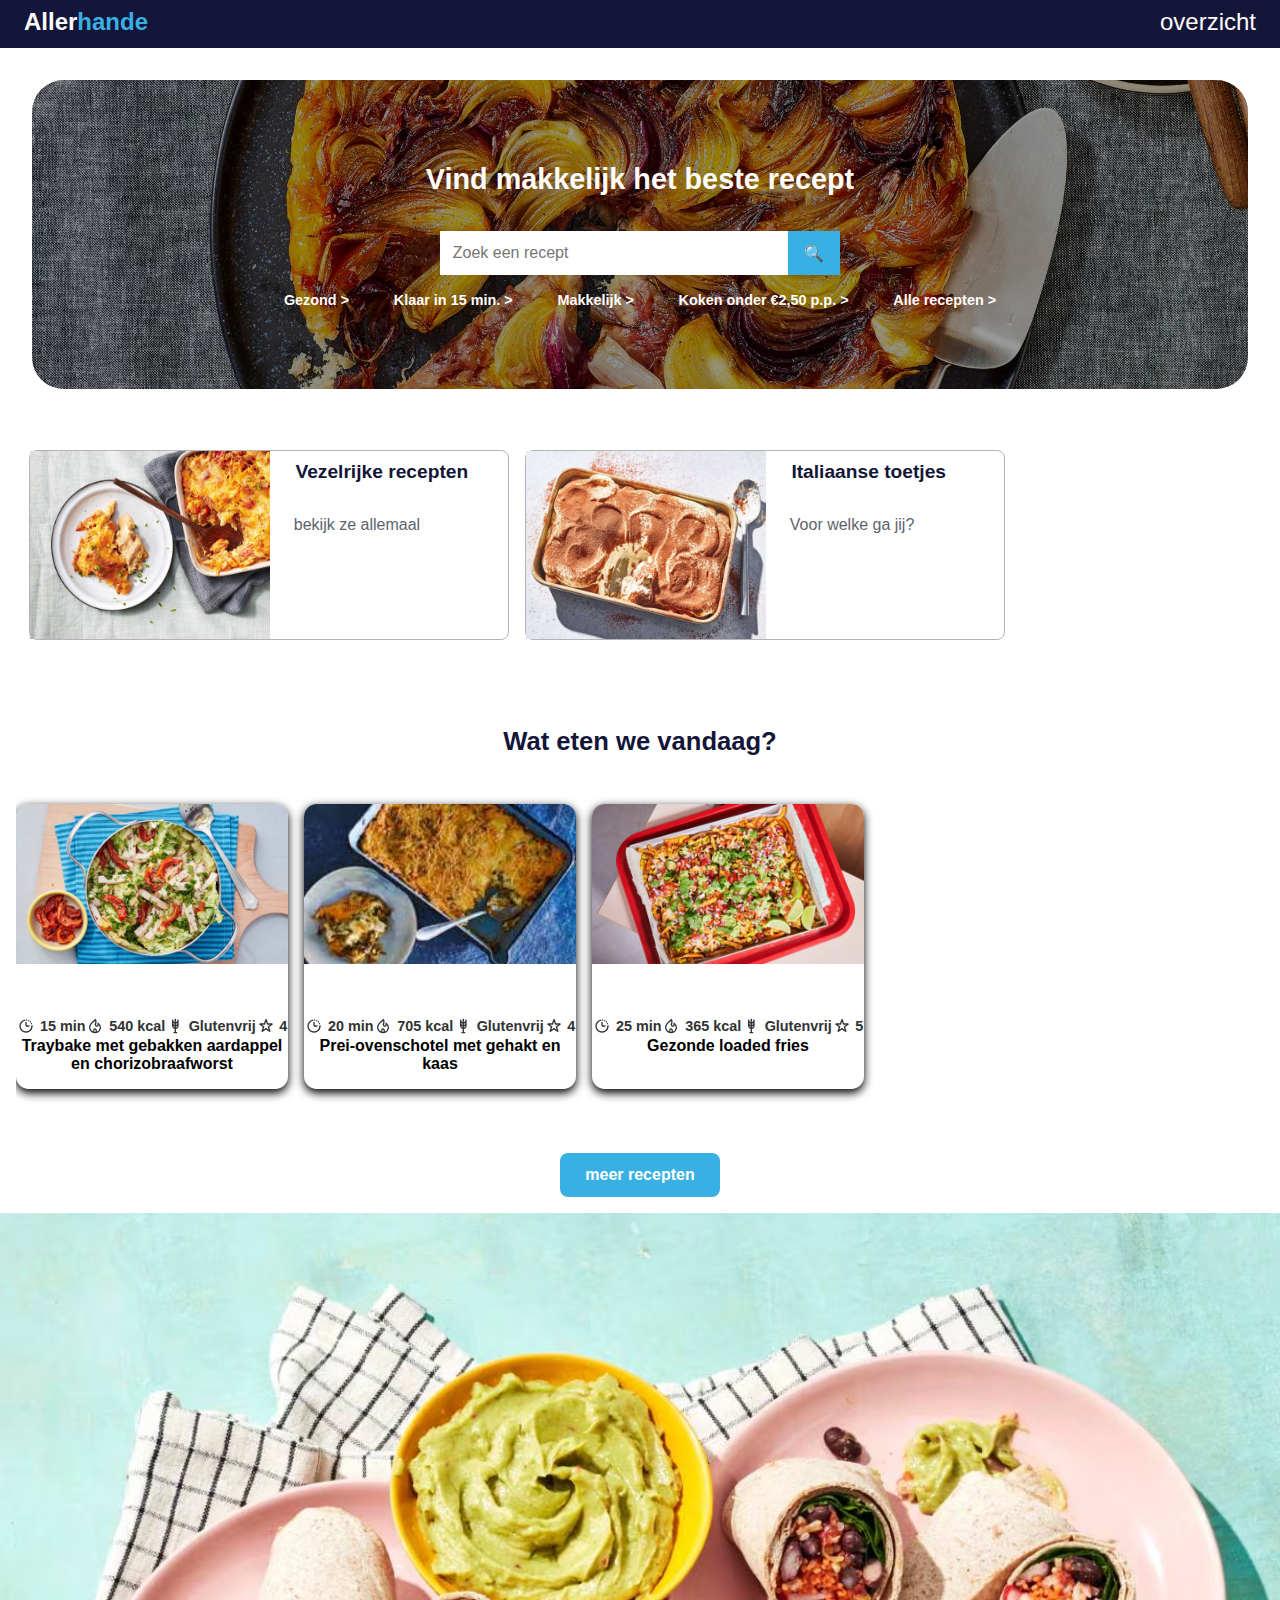
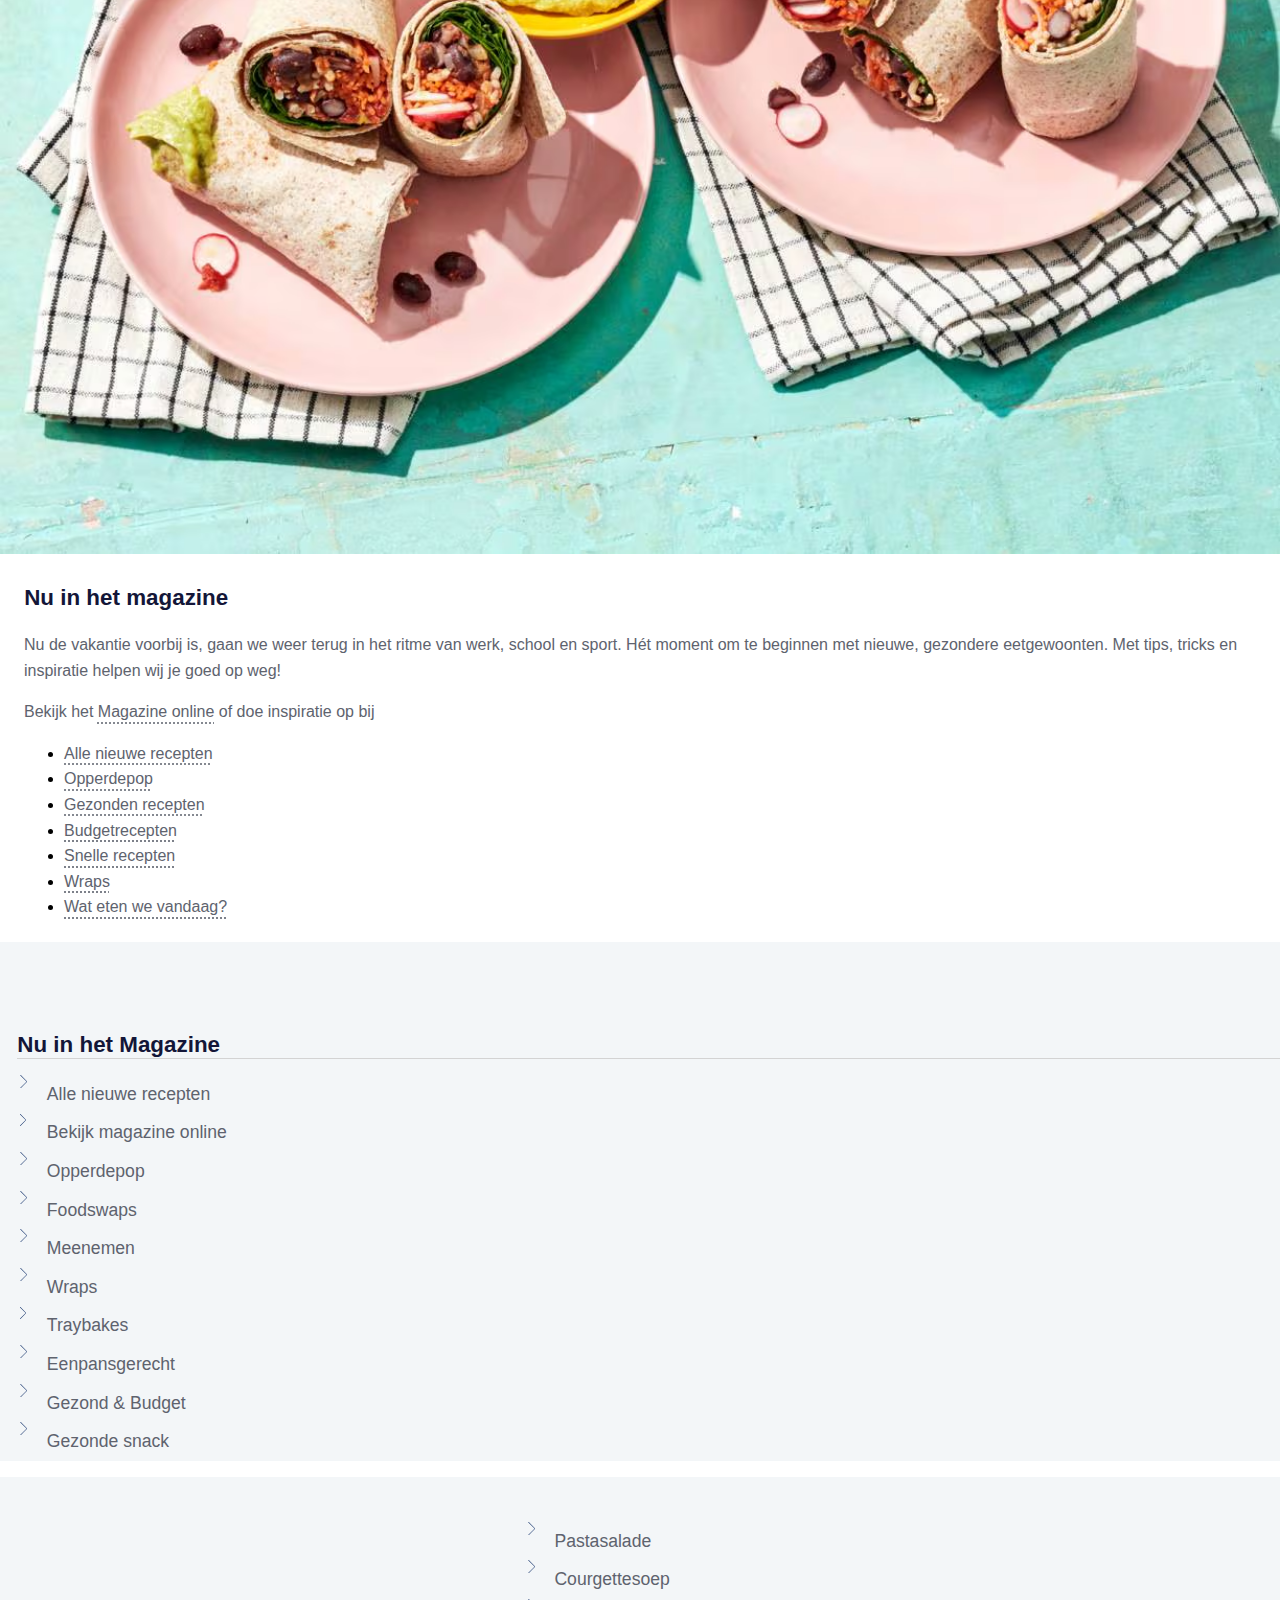
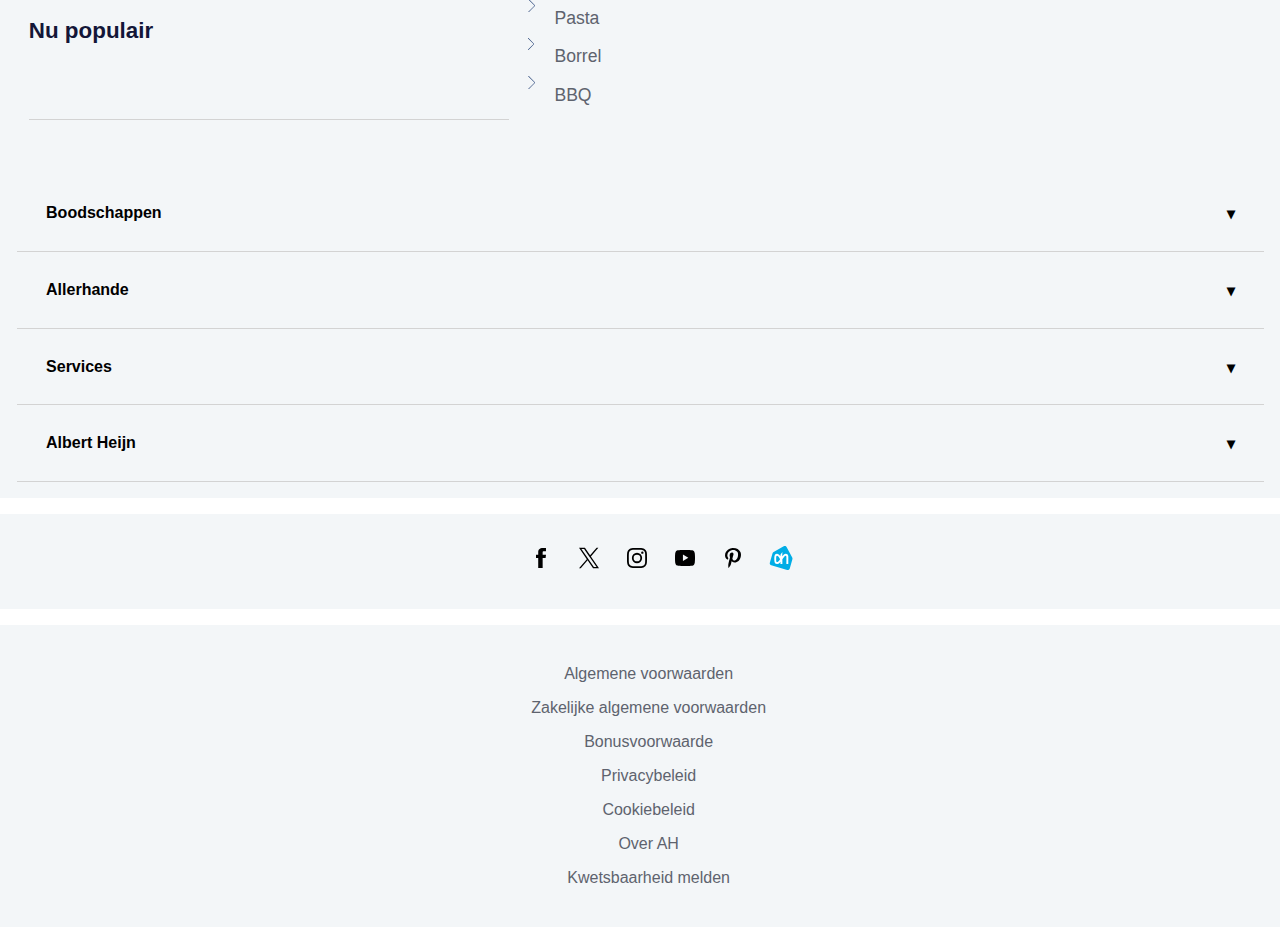
<file: index.html>
<!DOCTYPE html>
<html lang="nl">
   
<head>
    <meta charset="UTF-8">
    <meta name="author" content="Julian">
    <meta name="viewport" content="width=device-width, initial-scale=1">
   
    <title>Allerhande - Dagelijkse food inspiratie en verrassende recepten</title>
   
    <link href="styles/style.css" rel="stylesheet">
    <link rel="icon" type="image/svg+xml" href="images/favicon.svg">
</head>
 
<body>
    <header>
            <p>Aller<span>hande</span></p>
            <details>
                <summary>overzicht</summary>
                <ul>
                    <li>
                        <a href="recept-index.html">recepten</a>
                    </li>
                    <li>
                        <a href="#">Video's</a>
                    </li>
                    <li>
                        <a href="#">Thema's</a>
                    </li>
                    <li>
                        <a href="#">Magazines</a>
                    </li>
                    <li>
                        <a href="#">Mijn favoriete</a>
                    </li>
                    <li>
                        <a href="#">Kids</a>
                    </li>
                    <li>
                        <a href="#">Kookschrift</a>
                    </li>
                </ul>
            </details>
    </header>
    <main>
        <section>
            <h1>Vind makkelijk het beste recept</h1>
            <div>
                <input type="text" placeholder="Zoek een recept">
                <button>🔍</button>
            </div>
            <ul>
                <li>
                    <a href="#">Gezond ></a>
                </li>
                <li>
                    <a href="#">Klaar in 15 min. ></a>
                </li>
                <li>
                    <a href="#">Makkelijk ></a>
                </li>
                <li>
                    <a href="#">Koken onder €2,50 p.p. ></a>
                </li>
                <li>                                                                                  
                    <a href="#">Alle recepten ></a>
                </li>
            </ul>
        </section>
        <section>
            <article>
                    <img src="images/vezelrijke_recepten.jpg" alt="Afbeelding van een voorbeeld vezelrijkrecept">
                    <h2>
                        Vezelrijke recepten

                    </h2>
                    <p>
                        bekijk ze allemaal
                    </p>
            </article>
            <article>
                    <img src="images/tiramisu_ah.jpg" alt="Afbeelding van tiramisu">
                    <h2>
                        Italiaanse toetjes
                    </h2>
                    <p>
                        Voor welke ga jij?
                    </p>
            </article>   
         </section>
        <section>
            <h2>Wat eten we vandaag?</h2>
            <ul>
                <li>
                <article>
                        <p>Traybake met gebakken aardappel en chorizobraafworst</p>
                    <ul>
                        <li>
                            <svg id="Layer_1" data-name="Layer 1" xmlns="http://www.w3.org/2000/svg" viewBox="0 0 24 24" width="16" height="16" aria-hidden="true"><title>Time Icon</title><path fill="currentColor" d="M13 10V6h-2v5a2 2 0 002 2h4v-2h-3a1 1 0 01-1-1zM17.92 6.6a1 1 0 001.26 0 1 1 0 000-1.57 1 1 0 00-1.55.33 1 1 0 00.26 1.21zM12.35 3.82a1 1 0 001.26 0 1 1 0 000-1.57 1 1 0 00-1.55.33 1 1 0 00.26 1.2zM15.45 4.76a1 1 0 001.26 0 1 1 0 000-1.57 1 1 0 00-1.55.33 1 1 0 00.25 1.21z"></path><path fill="currentColor" d="M21.89 10.57l-1.95.5c0 .31.06.62.06.93a8 8 0 11-9-7.93v-2A10 10 0 1022 12a9.63 9.63 0 00-.11-1.43z"></path><path fill="currentColor" d="M19.54 9.23a1 1 0 001.26 0 1 1 0 000-1.57 1 1 0 00-1.51.34 1 1 0 00.25 1.23z"></path></svg>                            <p>15 min</p>
                        </li>
                        <li>
                            <svg xmlns="http://www.w3.org/2000/svg" viewBox="0 0 24 24" width="16" height="16" aria-hidden="true">
                            <title>Calories Icon</title>
                            <path fill="currentColor" d="M17.379 7.678l-1.634-1.136.064 1.989a3.764 3.764 0 01-.777 2.7.512.512 0 01-.427.187c-.59-.05-.749-.284-.8-.361a2.672 2.672 0 01-.069-1.813c.706-1.886 1.409-5.892-.983-7.561l-.678-.473-.592.577s-4.288 4.178-4.9 4.783A11.568 11.568 0 003.13 12.5a8.547 8.547 0 00.7 5.273A9.343 9.343 0 0012 23.032a9.392 9.392 0 007.978-4.582 9.032 9.032 0 001.041-4 7.592 7.592 0 00-3.64-6.772zM12.539 21c-.18.014-.36.037-.541.037-.155 0-.312-.026-.468-.038a3.36 3.36 0 01-.522-1.6 2.6 2.6 0 011.016-2.014 2.528 2.528 0 01.961 1.979A4.066 4.066 0 0112.539 21zm5.678-3.5a7.1 7.1 0 01-3.366 2.925 4.9 4.9 0 00.134-1.063 4.618 4.618 0 00-2.475-4.055l-.484-.268-.484.268A4.742 4.742 0 009.008 19.4a4.3 4.3 0 00.127.952 7.407 7.407 0 01-3.5-3.43 6.546 6.546 0 01-.535-4.054 9.666 9.666 0 012.91-4.892c.437-.436 2.851-2.789 4.108-4.016a6.86 6.86 0 01-.269 4.631 4.587 4.587 0 00.3 3.575 2.9 2.9 0 002.3 1.241 2.512 2.512 0 001.971-.728 4.544 4.544 0 001.192-2.2 5.338 5.338 0 011.417 3.937 7 7 0 01-.812 3.084z"></path>
                            </svg>
                            <p>540 kcal</p>
                        </li>
                        <li>
                            <svg xmlns="http://www.w3.org/2000/svg" viewBox="0 0 24 24" width="16" height="16" aria-hidden="true">
                            <title>Gluten Icon</title>
                            <path fill="currentColor" d="M16.466 2.347a1 1 0 00-1 1V3.5a3 3 0 01-2 2.816V1h-2v5.316a3 3 0 01-2-2.816v-.153a1 1 0 00-1-1 1 1 0 00-1 1V11.5a5.009 5.009 0 004 4.9V21h-1a1 1 0 00-1 1 1 1 0 001 1h4a1 1 0 001-1 1 1 0 00-1-1h-1v-4.6a5.009 5.009 0 004-4.9V3.347a1 1 0 00-1-1zm-7 5.127a4.954 4.954 0 002 .925v1.917a3 3 0 01-2-2.816zm0 4.026v-.026a4.954 4.954 0 002 .925v1.917a3 3 0 01-2-2.816zm4 2.816V12.4a4.947 4.947 0 002-.925v.025a3 3 0 01-2 2.816zm0-4V8.4a4.947 4.947 0 002-.925V7.5a3 3 0 01-2 2.816z"></path>
                            </svg>
                        <p>Glutenvrij</p>
                    </li>
                    <li>
                    <svg xmlns="http://www.w3.org/2000/svg" viewBox="0 0 24 24" width="16" height="16" aria-hidden="true">
                        <title>Favorite Icon</title>
                        <path fill="currentColor" d="M17.553 20.9a1.193 1.193 0 01-.7-.226l-4.834-3.5L7.2 20.665a1.19 1.19 0 01-1.829-1.333l1.849-5.675-4.838-3.506A1.19 1.19 0 013.081 8h5.971l1.841-5.675a1.186 1.186 0 011.131-.825 1.185 1.185 0 011.13.824L15 8h5.968a1.19 1.19 0 01.7 2.151l-4.821 3.5 1.837 5.691a1.191 1.191 0 01-1.131 1.558zm-11.53-1.854zm6-4.35l4 2.9-1.523-4.714L18.471 10h-4.925l-1.522-4.685L10.506 10H5.577l3.992 2.9-1.528 4.683zM20.966 10zm-9.712-7.06z"></path>
                    </svg>
                    <p>4</p>
                    </li>
                    </ul>
                    <img src="images/stampot_vandaag.jpg" alt="Afbeelding van Andijviestampot met gerookte kip en zongedroogte tomaten">
                </article>
                </li>
                <li>
                <article>
                        <p>Prei-ovenschotel met gehakt en kaas</p>
                    <ul>
                        <li>
                            <svg id="Layer_1" data-name="Layer 1" xmlns="http://www.w3.org/2000/svg" viewBox="0 0 24 24" width="16" height="16" aria-hidden="true"><title>Time Icon</title><path fill="currentColor" d="M13 10V6h-2v5a2 2 0 002 2h4v-2h-3a1 1 0 01-1-1zM17.92 6.6a1 1 0 001.26 0 1 1 0 000-1.57 1 1 0 00-1.55.33 1 1 0 00.26 1.21zM12.35 3.82a1 1 0 001.26 0 1 1 0 000-1.57 1 1 0 00-1.55.33 1 1 0 00.26 1.2zM15.45 4.76a1 1 0 001.26 0 1 1 0 000-1.57 1 1 0 00-1.55.33 1 1 0 00.25 1.21z"></path><path fill="currentColor" d="M21.89 10.57l-1.95.5c0 .31.06.62.06.93a8 8 0 11-9-7.93v-2A10 10 0 1022 12a9.63 9.63 0 00-.11-1.43z"></path><path fill="currentColor" d="M19.54 9.23a1 1 0 001.26 0 1 1 0 000-1.57 1 1 0 00-1.51.34 1 1 0 00.25 1.23z"></path></svg>                            <p>20 min</p>
                        </li>
                        <li>
                            <svg xmlns="http://www.w3.org/2000/svg" viewBox="0 0 24 24" width="16" height="16" aria-hidden="true">
                            <title>Calories Icon</title>
                            <path fill="currentColor" d="M17.379 7.678l-1.634-1.136.064 1.989a3.764 3.764 0 01-.777 2.7.512.512 0 01-.427.187c-.59-.05-.749-.284-.8-.361a2.672 2.672 0 01-.069-1.813c.706-1.886 1.409-5.892-.983-7.561l-.678-.473-.592.577s-4.288 4.178-4.9 4.783A11.568 11.568 0 003.13 12.5a8.547 8.547 0 00.7 5.273A9.343 9.343 0 0012 23.032a9.392 9.392 0 007.978-4.582 9.032 9.032 0 001.041-4 7.592 7.592 0 00-3.64-6.772zM12.539 21c-.18.014-.36.037-.541.037-.155 0-.312-.026-.468-.038a3.36 3.36 0 01-.522-1.6 2.6 2.6 0 011.016-2.014 2.528 2.528 0 01.961 1.979A4.066 4.066 0 0112.539 21zm5.678-3.5a7.1 7.1 0 01-3.366 2.925 4.9 4.9 0 00.134-1.063 4.618 4.618 0 00-2.475-4.055l-.484-.268-.484.268A4.742 4.742 0 009.008 19.4a4.3 4.3 0 00.127.952 7.407 7.407 0 01-3.5-3.43 6.546 6.546 0 01-.535-4.054 9.666 9.666 0 012.91-4.892c.437-.436 2.851-2.789 4.108-4.016a6.86 6.86 0 01-.269 4.631 4.587 4.587 0 00.3 3.575 2.9 2.9 0 002.3 1.241 2.512 2.512 0 001.971-.728 4.544 4.544 0 001.192-2.2 5.338 5.338 0 011.417 3.937 7 7 0 01-.812 3.084z"></path>
                            </svg>
                            <p>705 kcal</p>
                        </li>
                        <li>
                            <svg xmlns="http://www.w3.org/2000/svg" viewBox="0 0 24 24" width="16" height="16" aria-hidden="true">
                            <title>Gluten Icon</title>
                            <path fill="currentColor" d="M16.466 2.347a1 1 0 00-1 1V3.5a3 3 0 01-2 2.816V1h-2v5.316a3 3 0 01-2-2.816v-.153a1 1 0 00-1-1 1 1 0 00-1 1V11.5a5.009 5.009 0 004 4.9V21h-1a1 1 0 00-1 1 1 1 0 001 1h4a1 1 0 001-1 1 1 0 00-1-1h-1v-4.6a5.009 5.009 0 004-4.9V3.347a1 1 0 00-1-1zm-7 5.127a4.954 4.954 0 002 .925v1.917a3 3 0 01-2-2.816zm0 4.026v-.026a4.954 4.954 0 002 .925v1.917a3 3 0 01-2-2.816zm4 2.816V12.4a4.947 4.947 0 002-.925v.025a3 3 0 01-2 2.816zm0-4V8.4a4.947 4.947 0 002-.925V7.5a3 3 0 01-2 2.816z"></path>
                            </svg>
                        <p>Glutenvrij</p>
                    </li>
                    <li>
                    <svg xmlns="http://www.w3.org/2000/svg" viewBox="0 0 24 24" width="16" height="16" aria-hidden="true">
                        <title>Favorite Icon</title>
                        <path fill="currentColor" d="M17.553 20.9a1.193 1.193 0 01-.7-.226l-4.834-3.5L7.2 20.665a1.19 1.19 0 01-1.829-1.333l1.849-5.675-4.838-3.506A1.19 1.19 0 013.081 8h5.971l1.841-5.675a1.186 1.186 0 011.131-.825 1.185 1.185 0 011.13.824L15 8h5.968a1.19 1.19 0 01.7 2.151l-4.821 3.5 1.837 5.691a1.191 1.191 0 01-1.131 1.558zm-11.53-1.854zm6-4.35l4 2.9-1.523-4.714L18.471 10h-4.925l-1.522-4.685L10.506 10H5.577l3.992 2.9-1.528 4.683zM20.966 10zm-9.712-7.06z"></path>
                    </svg>
                    <p>4</p>
                    </li>
                    </ul>
                    <img src="images/prei_ovenschotel.jpg" alt="Afbeelding van Andijviestampot met gerookte kip en zongedroogte tomaten">
                </article>
                </li>
                <li>
                <article>
                        <p>Gezonde loaded fries</p>
                    <ul>
                        <li>
    <svg xmlns="http://www.w3.org/2000/svg" viewBox="0 0 24 24" width="16" height="16" aria-hidden="true">
        <title>Time Icon</title>
        <path fill="currentColor" d="M13 10V6h-2v5a2 2 0 002 2h4v-2h-3a1 1 0 01-1-1zM17.92 6.6a1 1 0 001.26 0 1 1 0 000-1.57 1 1 0 00-1.55.33 1 1 0 00.26 1.21zM12.35 3.82a1 1 0 001.26 0 1 1 0 000-1.57 1 1 0 00-1.55.33 1 1 0 00.26 1.2zM15.45 4.76a1 1 0 001.26 0 1 1 0 000-1.57 1 1 0 00-1.55.33 1 1 0 00.25 1.21z"></path>
        <path fill="currentColor" d="M21.89 10.57l-1.95.5c0 .31.06.62.06.93a8 8 0 11-9-7.93v-2A10 10 0 1022 12a9.63 9.63 0 00-.11-1.43z"></path>
        <path fill="currentColor" d="M19.54 9.23a1 1 0 001.26 0 1 1 0 000-1.57 1 1 0 00-1.51.34 1 1 0 00.25 1.23z"></path>
    </svg>
    <p>25 min</p>
</li>
<li>
    <svg xmlns="http://www.w3.org/2000/svg" viewBox="0 0 24 24" width="16" height="16" aria-hidden="true">
        <title>Calories Icon</title>
        <path fill="currentColor" d="M17.379 7.678l-1.634-1.136.064 1.989a3.764 3.764 0 01-.777 2.7.512.512 0 01-.427.187c-.59-.05-.749-.284-.8-.361a2.672 2.672 0 01-.069-1.813c.706-1.886 1.409-5.892-.983-7.561l-.678-.473-.592.577s-4.288 4.178-4.9 4.783A11.568 11.568 0 003.13 12.5a8.547 8.547 0 00.7 5.273A9.343 9.343 0 0012 23.032a9.392 9.392 0 007.978-4.582 9.032 9.032 0 001.041-4 7.592 7.592 0 00-3.64-6.772zM12.539 21c-.18.014-.36.037-.541.037-.155 0-.312-.026-.468-.038a3.36 3.36 0 01-.522-1.6 2.6 2.6 0 011.016-2.014 2.528 2.528 0 01.961 1.979A4.066 4.066 0 0112.539 21zm5.678-3.5a7.1 7.1 0 01-3.366 2.925 4.9 4.9 0 00.134-1.063 4.618 4.618 0 00-2.475-4.055l-.484-.268-.484.268A4.742 4.742 0 009.008 19.4a4.3 4.3 0 00.127.952 7.407 7.407 0 01-3.5-3.43 6.546 6.546 0 01-.535-4.054 9.666 9.666 0 012.91-4.892c.437-.436 2.851-2.789 4.108-4.016a6.86 6.86 0 01-.269 4.631 4.587 4.587 0 00.3 3.575 2.9 2.9 0 002.3 1.241 2.512 2.512 0 001.971-.728 4.544 4.544 0 001.192-2.2 5.338 5.338 0 011.417 3.937 7 7 0 01-.812 3.084z"></path>
    </svg>
    <p>365 kcal</p>
</li>
<li>
    <svg xmlns="http://www.w3.org/2000/svg" viewBox="0 0 24 24" width="16" height="16" aria-hidden="true">
        <title>Gluten Icon</title>
        <path fill="currentColor" d="M16.466 2.347a1 1 0 00-1 1V3.5a3 3 0 01-2 2.816V1h-2v5.316a3 3 0 01-2-2.816v-.153a1 1 0 00-1-1 1 1 0 00-1 1V11.5a5.009 5.009 0 004 4.9V21h-1a1 1 0 00-1 1 1 1 0 001 1h4a1 1 0 001-1 1 1 0 00-1-1h-1v-4.6a5.009 5.009 0 004-4.9V3.347a1 1 0 00-1-1zm-7 5.127a4.954 4.954 0 002 .925v1.917a3 3 0 01-2-2.816zm0 4.026v-.026a4.954 4.954 0 002 .925v1.917a3 3 0 01-2-2.816zm4 2.816V12.4a4.947 4.947 0 002-.925v.025a3 3 0 01-2 2.816zm0-4V8.4a4.947 4.947 0 002-.925V7.5a3 3 0 01-2 2.816z"></path>
    </svg>
    <p>Glutenvrij</p>
</li>
<li>
    <svg xmlns="http://www.w3.org/2000/svg" viewBox="0 0 24 24" width="16" height="16" aria-hidden="true">
        <title>Favorite Icon</title>
        <path fill="currentColor" d="M17.553 20.9a1.193 1.193 0 01-.7-.226l-4.834-3.5L7.2 20.665a1.19 1.19 0 01-1.829-1.333l1.849-5.675-4.838-3.506A1.19 1.19 0 013.081 8h5.971l1.841-5.675a1.186 1.186 0 011.131-.825 1.185 1.185 0 011.13.824L15 8h5.968a1.19 1.19 0 01.7 2.151l-4.821 3.5 1.837 5.691a1.191 1.191 0 01-1.131 1.558zm-11.53-1.854zm6-4.35l4 2.9-1.523-4.714L18.471 10h-4.925l-1.522-4.685L10.506 10H5.577l3.992 2.9-1.528 4.683zM20.966 10zm-9.712-7.06z"></path>
    </svg>
    <p>5</p>
</li>
                    </ul>  
                    <img src="images/loaded_fries_vandaag.jpg" alt="Afbeelding van gezonde loaded fries">
                    </article>

                    </li>
                </ul>
                <a href="#">Meer recepten</a>
        </section>
        <section>
            <img src="images/ah_recepten_wrap.jpg" alt="Afbeelding van een bord met wraps en dip erop">
            <h2>Nu in het magazine</h2>
            <P>
                Nu de vakantie voorbij is, gaan we weer terug in het ritme van werk, school en sport. Hét moment om te beginnen met nieuwe, gezondere eetgewoonten. Met tips, tricks en inspiratie helpen wij je goed op weg!
            </P>
            <p>
                Bekijk het <a href="#">Magazine online</a> of doe inspiratie op bij
            </p>
            <ul>
                <li><a href="#">Alle nieuwe recepten</a></li>
                <li><a href="#">Opperdepop</a></li>
                <li><a href="#">Gezonden recepten</a></li>
                <li><a href="#">Budgetrecepten</a></li>
                <li><a href="#">Snelle recepten</a></li>
                <li><a href="#">Wraps</a></li>
                <li><a href="#">Wat eten we vandaag?</a></li>
            </ul>
        </section>
    </main>
    <footer>
        <section>
            <h3>Nu in het Magazine</h3>
            <ul>
                <li><a href="#">Alle nieuwe recepten</a></li>
                <li><a href="#">Bekijk magazine online</a></li>
                <li><a href="#">Opperdepop</a></li>
                <li><a href="#">Foodswaps</a></li>
                <li><a href="#">Meenemen</a></li>
 
                <li><a href="#">Wraps</a></li>
                <li><a href="#">Traybakes</a></li>
                <li><a href="#">Eenpansgerecht</a></li>
                <li><a href="#">Gezond & Budget</a></li>
                <li><a href="#">Gezonde snack</a></li>
            </ul>
        </section>
        <section>
            <h3>Nu populair</h3>
            <ul>
                <li><a href="#">Pastasalade</a></li>
                <li><a href="#">Courgettesoep</a></li>
                <li><a href="#">Pasta</a></li>
                <li><a href="#">Borrel</a></li>
                <li><a href="#">BBQ</a></li>
            </ul>
        </section>
        <section>
        <details>
            <summary>Boodschappen</summary>
            <ul>
                <li>
                    <a href="#">Producten</a>
                </li>
                <li>
                    <a href="#">Prijsfavorieten</a>
                </li>
                <li>
                    <a href="#">Alles voor de borrelplank</a>
                </li>
                <li>
                    <a href="#">Alles voor vegatarisch eten</a>
                </li>
                <li>
                    <a href="#">Alles voor baby en kind</a>
                </li>
                <li>
                    <a href="#">Merken</a>
                </li>
                <li>
                    <a href="#">Nieuw assortiment</a>
                </li>
                <li>
                    <a href="#">Gall & Gall assortiment</a>
                </li>
                <li>
                    <a href="#">Bonus</a>
                </li>
                <li>
                    <a href="#">Bonusfolder</a>
                </li>
                <li>
                    <a href="#">Online bestellen</a>
                </li>
                <li>
                    <a href="#">Zakelijk bestellen</a>
                </li>
                <li>
                    <a href="#">Albert Heijn app</a>
                </li>
                <li>
                    <a href="#">Mijn Albert Heijn Premium</a>
                </li>
                <li>
                    <a href="#">Bezorgbundel</a>
                </li>
                <li>
                    <a href="#">Gratis bezorging</a>
                </li>
                <li>
                    <a href="#">AH België</a>
                </li>
            </ul>
        </details>
        <details>
            <summary>Allerhande</summary>
            <ul>
                <li>
                    <a href="#">Ovenschotels</a>
                </li>
                <li>
                    <a href="#">Traybakes</a>
                </li>
                <li>
                    <a href="#">Quiches</a>
                </li>
                <li>
                    <a href="#">Soepen</a>
                </li>
                <li>
                    <a href="#">Slowcooker recepten</a>
                </li>
                <li>
                    <a href="#">Airfryer recepten</a>
                </li>
                <li>
                    <a href="#">Herfstrecepten</a>
                </li>
                <li>
                    <a href="#">Gezonden recepten</a>
                </li>
                <li>
                    <a href="#">Wat eten we vandaag?</a>
                </li>
                <li>
                    <a href="#">Wat eten we dit weekend?</a>
                </li>
                <li>
                    <a href="#">Weekmenu</a>
                </li>
                <li>
                    <a href="#">Alle recepten</a>
                </li>
                <li>
                    <a href="#">Alle ingrediënten</a>
                </li>
                <li>
                    <a href="#">Alle receptthema's</a>
                </li>
                <li>
                    <a href="#">Mijn recepten</a>
                </li>
                <li>
                    <a href="#">Allerhande podcast</a>
                </li>
                <li>
                    <a href="#">Over allerhande</a>
                </li>
            </ul>
        </details>
        <details>
            <summary>Services</summary>
            <ul>
                <li>
                    <a href="#">Klantenservices</a>
                </li>
                <li>
                    <a href="#">Winkelservices</a>
                </li>
                <li>
                    <a href="#">Winkels</a>
                </li>
                <li>
                    <a href="#">AH mobiel</a>
                </li>
                <li>
                    <a href="#">Mijn AH miles</a>
                </li>
                <li>
                    <a href="#">Voordeelshops</a>
                </li>
                <li>
                    <a href="#">Bloemenshop</a>
                </li>
                <li>
                    <a href="#">AH fotoservice</a>
                </li>
                <li>
                    <a href="#">Kwaliteitgarantie</a>
                </li>
                <li>
                    <a href="#">Versgarantie</a>
                </li>
                <li>
                    <a href="#">AH leefstijl</a>
                </li>
                <li>
                    <a href="#">Inspiratie</a>
                </li>
                <li>
                    <a href="#">Leverancier hub</a>
                </li>
                <li>
                    <a href="#">Vragen over de kassabon</a>
                </li>
                <li>
                    <a href="#">Herroepingskracht</a>
                </li>
                <li>
                    <a href="#">Toegankelijkheidsverklaring</a>
                </li>
                <li>
                    <a href="#">Adverteren</a>
                </li>
            </ul>
        </details>
         <details>
            <summary>Albert Heijn</summary>
            <ul>
                <li>
                    <a href="#">Over Albert Heijn</a>
                </li>
                <li>
                    <a href="#">Geschiedenis</a>
                </li>
                <li>
                    <a href="#">Onze missie</a>
                </li>
                <li>
                    <a href="#">B Corp</a>
                </li>
                <li>
                    <a href="#">Voortgang over de missie</a>
                </li>
                <li>
                    <a href="#">Gezond</a>
                </li>
                <li>
                    <a href="#">Sociaal</a>
                </li>
                <li>
                    <a href="#">Duurzaam</a>
                </li>
                <li>
                    <a href="#">Nieuws</a>
                </li>
                <li>
                    <a href="#">Vacatures</a>
                </li>
            </ul>
        </details>
        </section>
        <section>
            <ul>
                <li>
                    <a href="#" aria-label="Facebook"></a>
                    <svg xmlns="http://www.w3.org/2000/svg" viewBox="0 0 24 24" height="24" width="24" fill="currentColor"><path d="M13.653 6.722c0-.9.093-1.378 1.476-1.378h1.849V2h-2.959c-3.552 0-4.804 1.667-4.804 4.489v2.167H7V12h2.215v10h4.433V12h2.96L17 8.656h-3.352z"></path></svg>
                </li>
                <li>
                    <a href="#" aria-label="Twitter"></a>
                    <svg xmlns="http://www.w3.org/2000/svg" viewBox="0 0 24 24" height="24" width="24" fill="currentColor"><path d="m13.903 10.435 7.445-8.655h-1.764l-6.465 7.515L7.955 1.78H2l7.808 11.364L2 22.22h1.764l6.828-7.936 5.452 7.936H22zm-2.417 2.809-.791-1.131L4.4 3.109h2.71l5.08 7.266.791 1.132 6.604 9.445h-2.71z"></path></svg>
                </li>
                <li>
                    <a href="#" aria-label="Instagram"></a>
                    <svg xmlns="http://www.w3.org/2000/svg" viewBox="0 0 24 24" height="24" width="24" fill="currentColor"><path d="M6.865 12a5.135 5.135 0 1 1 10.27 0 5.135 5.135 0 0 1-10.27 0M12 15.333a3.333 3.333 0 1 0 0-6.667 3.333 3.333 0 0 0 0 6.667m6.539-8.671a1.2 1.2 0 1 1-2.4 0 1.2 1.2 0 0 1 2.4 0"></path><path d="M7.877 2.06c-1.064.049-1.791.218-2.427.465a4.9 4.9 0 0 0-1.771 1.153A4.9 4.9 0 0 0 2.525 5.45c-.247.636-.416 1.363-.465 2.427C2.012 8.944 2 9.284 2 12s.012 3.056.06 4.123c.049 1.064.218 1.791.465 2.427a4.9 4.9 0 0 0 1.154 1.772 4.9 4.9 0 0 0 1.77 1.153c.637.247 1.364.416 2.428.465 1.067.048 1.407.06 4.123.06s3.057-.012 4.123-.06c1.064-.049 1.791-.218 2.427-.465a5.11 5.11 0 0 0 2.925-2.925c.247-.636.416-1.363.465-2.427.048-1.067.06-1.407.06-4.123s-.012-3.056-.06-4.123c-.049-1.064-.218-1.791-.465-2.427a4.9 4.9 0 0 0-1.153-1.772 4.9 4.9 0 0 0-1.772-1.153c-.636-.247-1.363-.416-2.427-.465C15.056 2.012 14.716 2 12 2s-3.056.012-4.123.06m8.164 1.8c.975.045 1.504.208 1.857.344.434.16.827.416 1.15.749a3.1 3.1 0 0 1 .748 1.15c.137.352.3.881.344 1.856.048 1.055.058 1.37.058 4.041 0 2.67-.01 2.986-.058 4.041-.044.975-.207 1.505-.344 1.857a3.31 3.31 0 0 1-1.898 1.898c-.353.137-.882.3-1.857.344-1.054.048-1.37.058-4.041.058-2.67 0-2.986-.01-4.04-.058-.976-.044-1.505-.207-1.858-.344a3.1 3.1 0 0 1-1.15-.748 3.1 3.1 0 0 1-.748-1.15c-.137-.352-.3-.882-.344-1.857-.048-1.054-.058-1.37-.058-4.04s.01-2.987.058-4.042c.045-.975.207-1.504.344-1.857.16-.434.416-.827.749-1.15a3.1 3.1 0 0 1 1.15-.748c.352-.137.881-.3 1.856-.344 1.055-.048 1.37-.058 4.041-.058 2.67 0 2.986.01 4.041.058"></path></svg>
                </li>
                <li>
                    <a href="#" aria-label="YouTube"></a>
                    <svg xmlns="http://www.w3.org/2000/svg" viewBox="0 0 24 24" height="24" width="24" fill="currentColor"><path d="M21.005 5.193c.6.69.795 2.258.795 2.258s.2 1.842.2 3.682v1.726c0 1.841-.2 3.682-.2 3.682s-.196 1.567-.795 2.258c-.685.816-1.445.9-1.875.948q-.07.008-.129.016C16.202 19.993 12 20 12 20s-5.2-.054-6.8-.229a4 4 0 0 0-.272-.043c-.507-.069-1.302-.178-1.934-.93-.599-.69-.794-2.257-.794-2.257S2 14.7 2 12.859v-1.726c0-1.84.2-3.682.2-3.682s.195-1.567.794-2.258c.687-.817 1.448-.9 1.877-.948L5 4.23C7.798 4 11.996 4 12.004 4c0 0 4.199 0 6.997.23l.128.015c.429.047 1.19.13 1.876.948M9.935 8.56v6.392l5.403-3.185L9.934 8.56Z"></path></svg>
                </li>
                <li>
                    <a href="#" aria-label="Pinterest"></a>
                    <svg xmlns="http://www.w3.org/2000/svg" viewBox="0 0 24 24" height="24" width="24" fill="currentColor"><path d="M10.462 2.162c-.802.2-1.676.39-2.324.77-1.73 1.01-2.93 2.19-3.733 4.11-.13.31-.134.61-.229.96-.616 2.239.476 4.549 1.802 5.359.254.15.834.42 1.047.06.118-.2.09-.47.164-.7.047-.16.198-.45.164-.64-.06-.33-.41-.53-.557-.8-.3-.53-.314-1-.46-1.72l.034-.29c.044-.8.179-1.37.426-1.94.724-1.67 1.887-2.6 3.764-3.16.42-.13 1.606-.32 2.227-.19.37.06.742.13 1.112.19 1.345.42 2.324 1.2 2.848 2.42.328.76.424 2.22.197 3.19-.108.47-.091.86-.229 1.28-.51 1.55-1.257 2.98-2.947 3.38a1.9 1.9 0 0 1-2.226-1.12c-.076-.19-.206-.53-.13-.86.294-1.25.719-2.38 1.047-3.63.312-1.2-.28-2.14-1.211-2.36-1.158-.28-2.052.79-2.357 1.49-.243.56-.39 1.59-.197 2.33.06.24.345.87.295 1.09-.223.97-.477 2.01-.753 2.96-.287 1-.442 2.01-.72 2.97-.128.44-.123.91-.23 1.37v.67c-.095.43-.024 1.18.067 1.6.057.26-.035.599.097.789.003.15.02.18.066.26.41-.01.974-1.09 1.178-1.4.39-.6.75-1.25 1.048-1.95.268-.63.31-1.33.524-2.01.154-.49.374-1.06.425-1.59.118.29.426.5.655.66.72.52 1.959.99 3.306.68 1.524-.36 2.737-1.08 3.536-2.14.589-.78 1.033-1.69 1.375-2.71.168-.51.203-1.059.328-1.599.311-1.34-.104-2.95-.492-3.82-1.175-2.66-3.672-4.18-7.66-4.12-.425.05-.851.11-1.277.16Z"></path></svg>
                </li>
                <li>
                    <a href="#" aria-label="Albert Heijn"></a>
                    <img src="images/logo-ah.svg" alt="Albert Heijn logo wit" height="24" width="24">
                </li>      
            </ul>
        </section>
        <section>
            <ul>
                <li><a href="#">Algemene voorwaarden</a></li>
                <li><a href="#">Zakelijke algemene voorwaarden</a></li>
                <li><a href="#">Bonusvoorwaarde</a></li>
                <li><a href="#">Privacybeleid</a></li>
                <li><a href="#">Cookiebeleid</a></li>
                <li><a href="#">Over AH</a></li>
                <li><a href="#">Kwetsbaarheid melden</a></li>
            </ul>
        </section>
    </footer>
    <script defer src="scripts/script.js"></script>
</body>
 
</html>
</file>
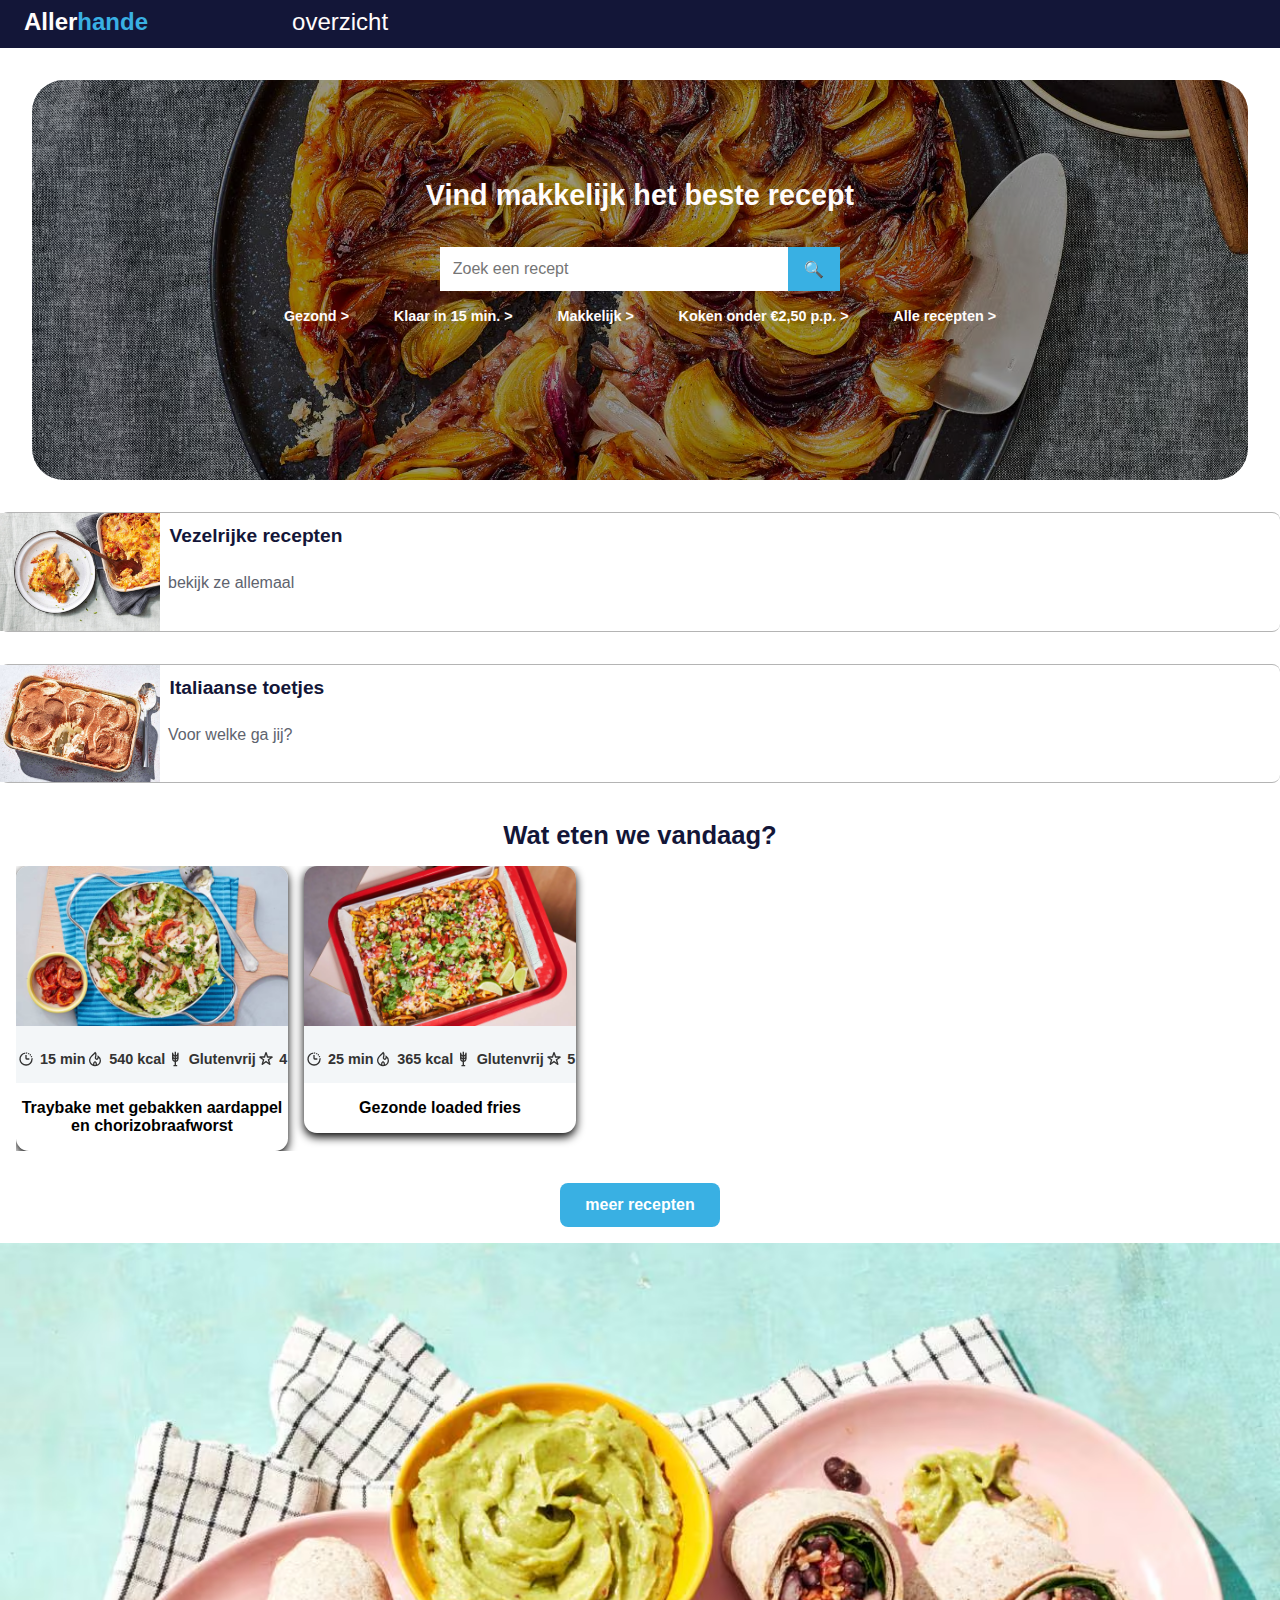
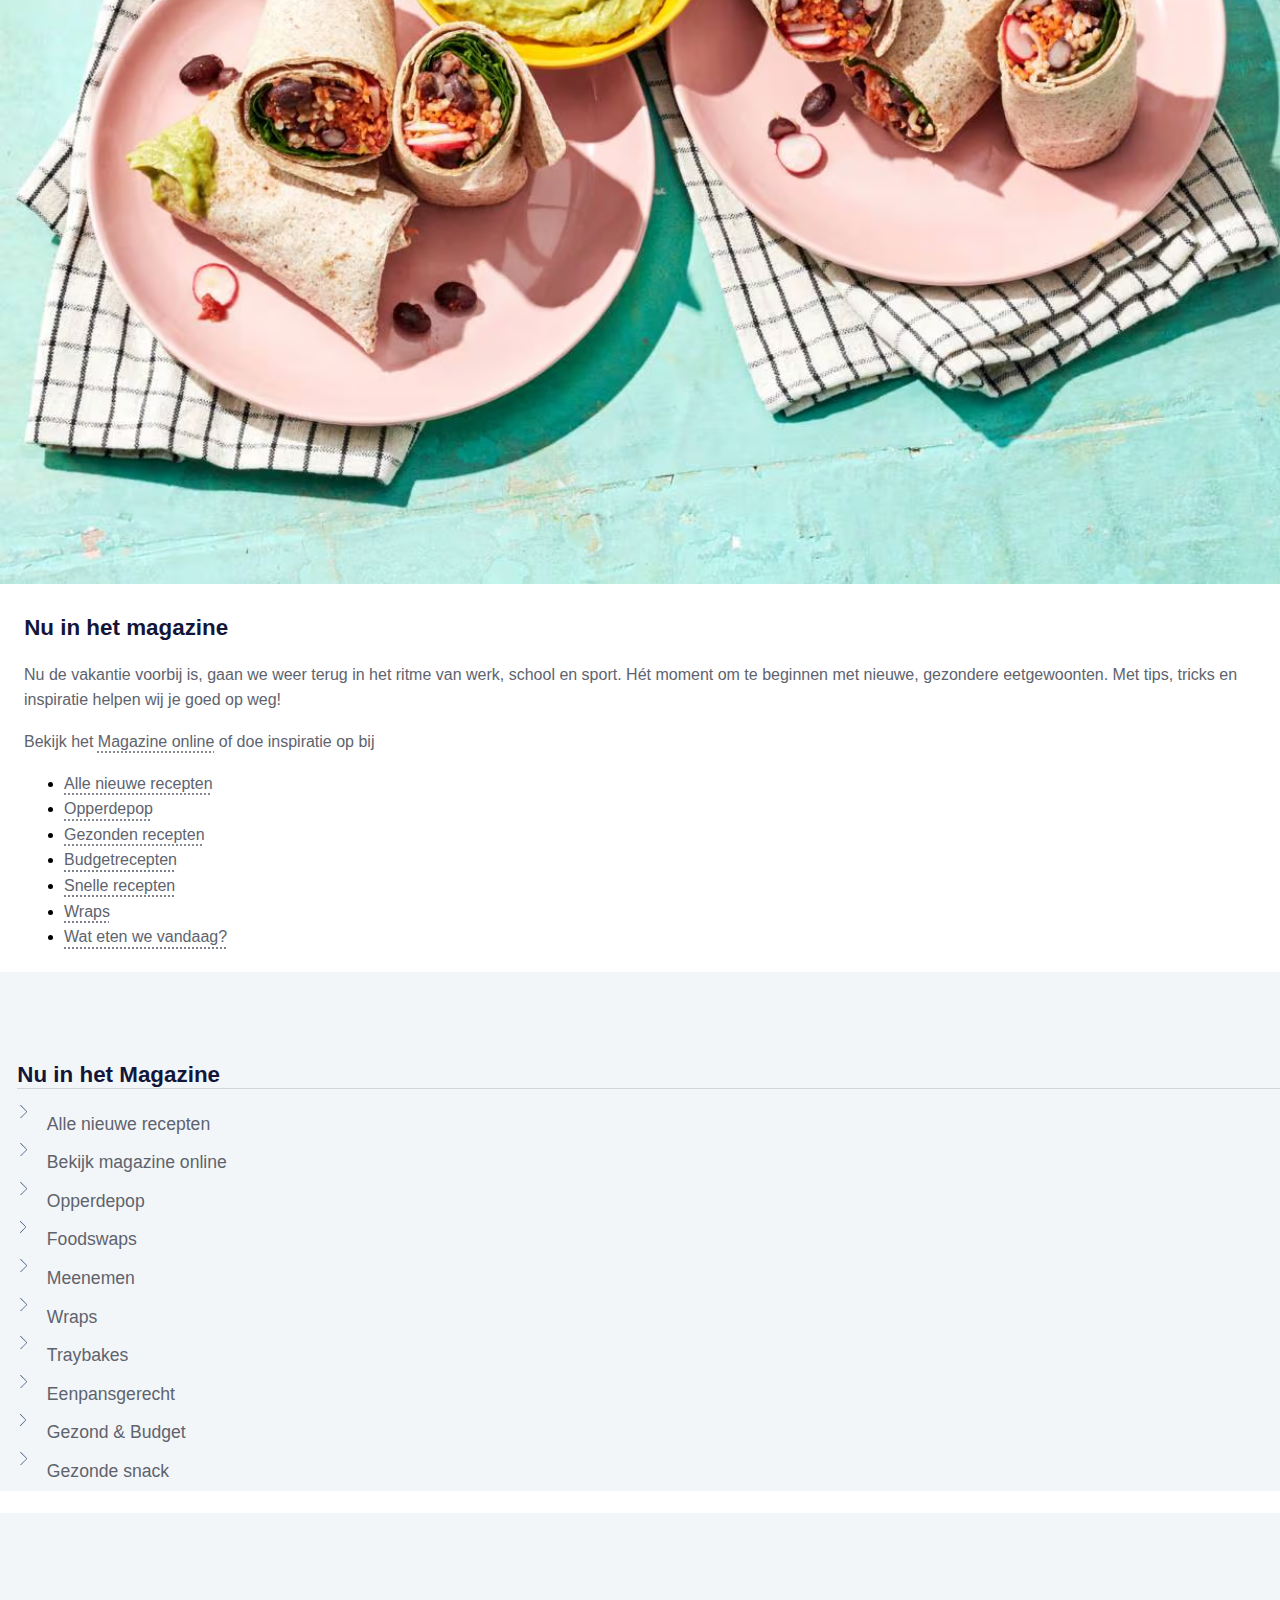
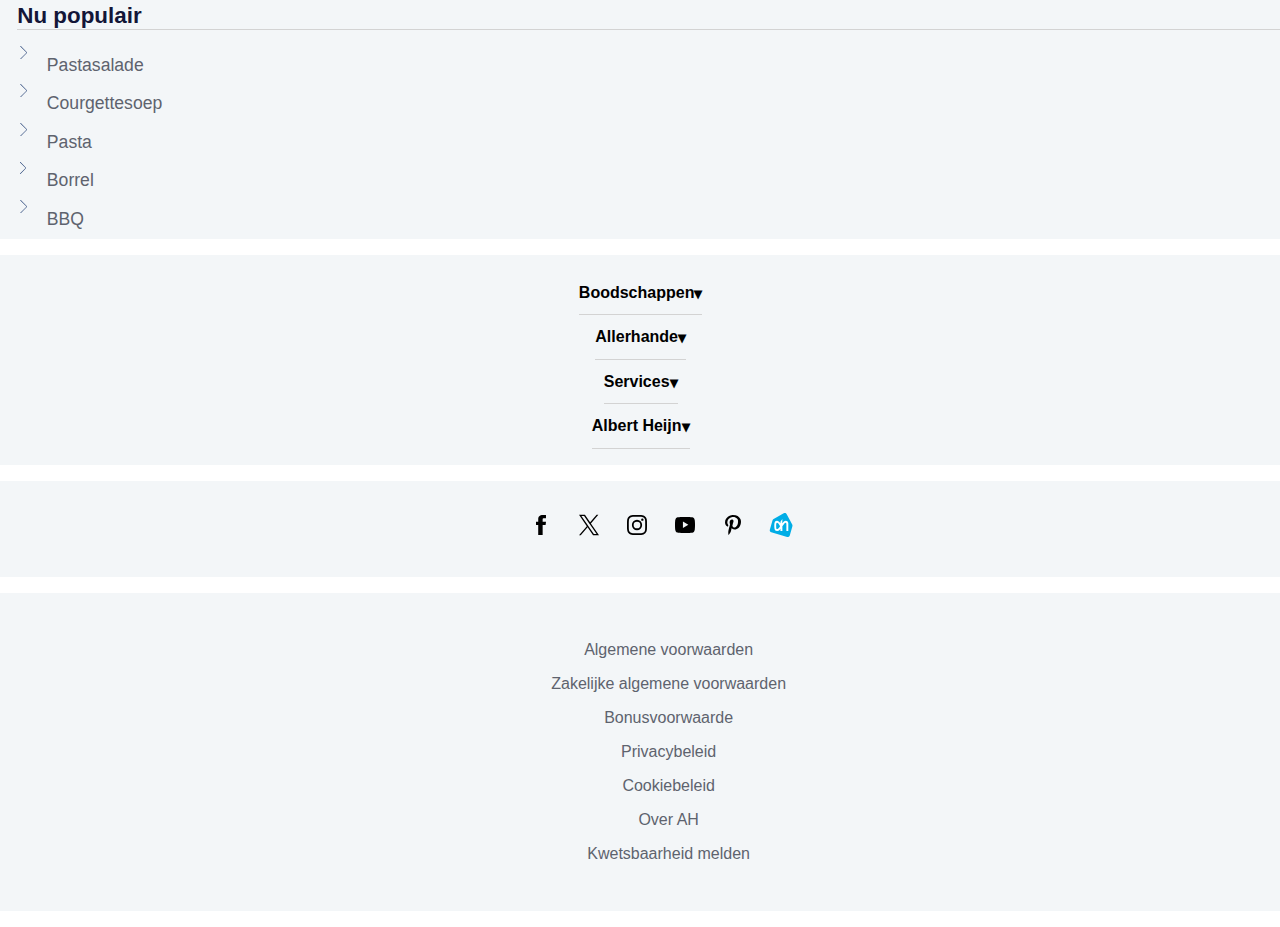
<file: ah_fed_jc/index.html>
<!DOCTYPE html>
<html lang="nl">
   
<head>
    <meta charset="UTF-8">
    <meta name="author" content="Julian">
    <meta name="viewport" content="width=device-width, initial-scale=1">
   
    <title>Allerhande - Dagelijkse food inspiratie en verrassende recepten</title>
   
    <link href="styles/style.css" rel="stylesheet">
    <link rel="icon" type="image/svg+xml" href="images/favicon.svg">
</head>
 
<body>
    <header>
            <p>Aller<span>hande</span></p>
            <details>
                <summary>overzicht</summary>
                <ul>
                    <li>
                        <a href="recept-index.html">recepten</a>
                    </li>
                    <li>
                        <a href="#">Video's</a>
                    </li>
                    <li>
                        <a href="#">Thema's</a>
                    </li>
                    <li>
                        <a href="#">Magazines</a>
                    </li>
                    <li>
                        <a href="#">Mijn favoriete</a>
                    </li>
                    <li>
                        <a href="#">Kids</a>
                    </li>
                    <li>
                        <a href="#">Kookschrift</a>
                    </li>
                </ul>
            </details>
    </header>
    <main>
        <section>
            <h1>Vind makkelijk het beste recept</h1>
            <div>
                <input type="text" placeholder="Zoek een recept">
                <button>🔍</button>
            </div>
            <ul>
                <li>
                    <a href="#">Gezond ></a>
                </li>
                <li>
                    <a href="#">Klaar in 15 min. ></a>
                </li>
                <li>
                    <a href="#">Makkelijk ></a>
                </li>
                <li>
                    <a href="#">Koken onder €2,50 p.p. ></a>
                </li>
                <li>                                                                                  
                    <a href="#">Alle recepten ></a>
                </li>
            </ul>
        </section>
        <section>
            <article>
                    <img src="images/vezelrijke_recepten.jpg" alt="Afbeelding van een voorbeeld vezelrijkrecept">
                    <h2>
                        Vezelrijke recepten

                    </h2>
                    <P>
                        bekijk ze allemaal
                    </P>
                    <svg width="24" height="24" xmlns="http://www.w3.org/2000/svg" fill-rule="evenodd" clip-rule="evenodd"><path d="M12 0c6.623 0 12 5.377 12 12s-5.377 12-12 12-12-5.377-12-12 5.377-12 12-12zm0 1c6.071 0 11 4.929 11 11s-4.929 11-11 11-11-4.929-11-11 4.929-11 11-11zm-3 5.753l6.44 5.247-6.44 5.263.678.737 7.322-6-7.335-6-.665.753z"/></svg>
            </article>
            <article>
                    <img src="images/tiramisu_ah.jpg" alt="Afbeelding van tiramisu">
                    <h2>
                        Italiaanse toetjes
                    </h2>
                    <P>
                        Voor welke ga jij?
                    </P>
                    <svg width="24" height="24" xmlns="http://www.w3.org/2000/svg" fill-rule="evenodd" clip-rule="evenodd"><path d="M12 0c6.623 0 12 5.377 12 12s-5.377 12-12 12-12-5.377-12-12 5.377-12 12-12zm0 1c6.071 0 11 4.929 11 11s-4.929 11-11 11-11-4.929-11-11 4.929-11 11-11zm-3 5.753l6.44 5.247-6.44 5.263.678.737 7.322-6-7.335-6-.665.753z"/></svg>
            </article>   
         </section>
        <section>
            <h2>Wat eten we vandaag?</h2>
            <ul>
                <li>
                <article>
                        <p>Traybake met gebakken aardappel en chorizobraafworst</p>
                    <ul>
                        <li>
                            <svg id="Layer_1" data-name="Layer 1" xmlns="http://www.w3.org/2000/svg" viewBox="0 0 24 24" width="16" height="16" aria-hidden="true"><title>Time Icon</title><path fill="currentColor" d="M13 10V6h-2v5a2 2 0 002 2h4v-2h-3a1 1 0 01-1-1zM17.92 6.6a1 1 0 001.26 0 1 1 0 000-1.57 1 1 0 00-1.55.33 1 1 0 00.26 1.21zM12.35 3.82a1 1 0 001.26 0 1 1 0 000-1.57 1 1 0 00-1.55.33 1 1 0 00.26 1.2zM15.45 4.76a1 1 0 001.26 0 1 1 0 000-1.57 1 1 0 00-1.55.33 1 1 0 00.25 1.21z"></path><path fill="currentColor" d="M21.89 10.57l-1.95.5c0 .31.06.62.06.93a8 8 0 11-9-7.93v-2A10 10 0 1022 12a9.63 9.63 0 00-.11-1.43z"></path><path fill="currentColor" d="M19.54 9.23a1 1 0 001.26 0 1 1 0 000-1.57 1 1 0 00-1.51.34 1 1 0 00.25 1.23z"></path></svg>                            <p>15 min</p>
                        </li>
                        <li>
                            <svg xmlns="http://www.w3.org/2000/svg" viewBox="0 0 24 24" width="16" height="16" aria-hidden="true">
                            <title>Calories Icon</title>
                            <path fill="currentColor" d="M17.379 7.678l-1.634-1.136.064 1.989a3.764 3.764 0 01-.777 2.7.512.512 0 01-.427.187c-.59-.05-.749-.284-.8-.361a2.672 2.672 0 01-.069-1.813c.706-1.886 1.409-5.892-.983-7.561l-.678-.473-.592.577s-4.288 4.178-4.9 4.783A11.568 11.568 0 003.13 12.5a8.547 8.547 0 00.7 5.273A9.343 9.343 0 0012 23.032a9.392 9.392 0 007.978-4.582 9.032 9.032 0 001.041-4 7.592 7.592 0 00-3.64-6.772zM12.539 21c-.18.014-.36.037-.541.037-.155 0-.312-.026-.468-.038a3.36 3.36 0 01-.522-1.6 2.6 2.6 0 011.016-2.014 2.528 2.528 0 01.961 1.979A4.066 4.066 0 0112.539 21zm5.678-3.5a7.1 7.1 0 01-3.366 2.925 4.9 4.9 0 00.134-1.063 4.618 4.618 0 00-2.475-4.055l-.484-.268-.484.268A4.742 4.742 0 009.008 19.4a4.3 4.3 0 00.127.952 7.407 7.407 0 01-3.5-3.43 6.546 6.546 0 01-.535-4.054 9.666 9.666 0 012.91-4.892c.437-.436 2.851-2.789 4.108-4.016a6.86 6.86 0 01-.269 4.631 4.587 4.587 0 00.3 3.575 2.9 2.9 0 002.3 1.241 2.512 2.512 0 001.971-.728 4.544 4.544 0 001.192-2.2 5.338 5.338 0 011.417 3.937 7 7 0 01-.812 3.084z"></path>
                            </svg>
                            <p>540 kcal</p>
                        </li>
                        <li>
                            <svg xmlns="http://www.w3.org/2000/svg" viewBox="0 0 24 24" width="16" height="16" aria-hidden="true">
                            <title>Gluten Icon</title>
                            <path fill="currentColor" d="M16.466 2.347a1 1 0 00-1 1V3.5a3 3 0 01-2 2.816V1h-2v5.316a3 3 0 01-2-2.816v-.153a1 1 0 00-1-1 1 1 0 00-1 1V11.5a5.009 5.009 0 004 4.9V21h-1a1 1 0 00-1 1 1 1 0 001 1h4a1 1 0 001-1 1 1 0 00-1-1h-1v-4.6a5.009 5.009 0 004-4.9V3.347a1 1 0 00-1-1zm-7 5.127a4.954 4.954 0 002 .925v1.917a3 3 0 01-2-2.816zm0 4.026v-.026a4.954 4.954 0 002 .925v1.917a3 3 0 01-2-2.816zm4 2.816V12.4a4.947 4.947 0 002-.925v.025a3 3 0 01-2 2.816zm0-4V8.4a4.947 4.947 0 002-.925V7.5a3 3 0 01-2 2.816z"></path>
                            </svg>
                        <p>Glutenvrij</p>
</li>
<li>
    <svg xmlns="http://www.w3.org/2000/svg" viewBox="0 0 24 24" width="16" height="16" aria-hidden="true">
        <title>Favorite Icon</title>
        <path fill="currentColor" d="M17.553 20.9a1.193 1.193 0 01-.7-.226l-4.834-3.5L7.2 20.665a1.19 1.19 0 01-1.829-1.333l1.849-5.675-4.838-3.506A1.19 1.19 0 013.081 8h5.971l1.841-5.675a1.186 1.186 0 011.131-.825 1.185 1.185 0 011.13.824L15 8h5.968a1.19 1.19 0 01.7 2.151l-4.821 3.5 1.837 5.691a1.191 1.191 0 01-1.131 1.558zm-11.53-1.854zm6-4.35l4 2.9-1.523-4.714L18.471 10h-4.925l-1.522-4.685L10.506 10H5.577l3.992 2.9-1.528 4.683zM20.966 10zm-9.712-7.06z"></path>
    </svg>
    <p>4</p>
</li>

                    </ul>
                    <img src="images/stampot_vandaag.jpg" alt="Afbeelding van Andijviestampot met gerookte kip en zongedroogte tomaten">
                </article>
                </li>
                <li>
                <article>
                        <p>Gezonde loaded fries</p>
                    <ul>
                        <li>
    <svg xmlns="http://www.w3.org/2000/svg" viewBox="0 0 24 24" width="16" height="16" aria-hidden="true">
        <title>Time Icon</title>
        <path fill="currentColor" d="M13 10V6h-2v5a2 2 0 002 2h4v-2h-3a1 1 0 01-1-1zM17.92 6.6a1 1 0 001.26 0 1 1 0 000-1.57 1 1 0 00-1.55.33 1 1 0 00.26 1.21zM12.35 3.82a1 1 0 001.26 0 1 1 0 000-1.57 1 1 0 00-1.55.33 1 1 0 00.26 1.2zM15.45 4.76a1 1 0 001.26 0 1 1 0 000-1.57 1 1 0 00-1.55.33 1 1 0 00.25 1.21z"></path>
        <path fill="currentColor" d="M21.89 10.57l-1.95.5c0 .31.06.62.06.93a8 8 0 11-9-7.93v-2A10 10 0 1022 12a9.63 9.63 0 00-.11-1.43z"></path>
        <path fill="currentColor" d="M19.54 9.23a1 1 0 001.26 0 1 1 0 000-1.57 1 1 0 00-1.51.34 1 1 0 00.25 1.23z"></path>
    </svg>
    <p>25 min</p>
</li>
<li>
    <svg xmlns="http://www.w3.org/2000/svg" viewBox="0 0 24 24" width="16" height="16" aria-hidden="true">
        <title>Calories Icon</title>
        <path fill="currentColor" d="M17.379 7.678l-1.634-1.136.064 1.989a3.764 3.764 0 01-.777 2.7.512.512 0 01-.427.187c-.59-.05-.749-.284-.8-.361a2.672 2.672 0 01-.069-1.813c.706-1.886 1.409-5.892-.983-7.561l-.678-.473-.592.577s-4.288 4.178-4.9 4.783A11.568 11.568 0 003.13 12.5a8.547 8.547 0 00.7 5.273A9.343 9.343 0 0012 23.032a9.392 9.392 0 007.978-4.582 9.032 9.032 0 001.041-4 7.592 7.592 0 00-3.64-6.772zM12.539 21c-.18.014-.36.037-.541.037-.155 0-.312-.026-.468-.038a3.36 3.36 0 01-.522-1.6 2.6 2.6 0 011.016-2.014 2.528 2.528 0 01.961 1.979A4.066 4.066 0 0112.539 21zm5.678-3.5a7.1 7.1 0 01-3.366 2.925 4.9 4.9 0 00.134-1.063 4.618 4.618 0 00-2.475-4.055l-.484-.268-.484.268A4.742 4.742 0 009.008 19.4a4.3 4.3 0 00.127.952 7.407 7.407 0 01-3.5-3.43 6.546 6.546 0 01-.535-4.054 9.666 9.666 0 012.91-4.892c.437-.436 2.851-2.789 4.108-4.016a6.86 6.86 0 01-.269 4.631 4.587 4.587 0 00.3 3.575 2.9 2.9 0 002.3 1.241 2.512 2.512 0 001.971-.728 4.544 4.544 0 001.192-2.2 5.338 5.338 0 011.417 3.937 7 7 0 01-.812 3.084z"></path>
    </svg>
    <p>365 kcal</p>
</li>
<li>
    <svg xmlns="http://www.w3.org/2000/svg" viewBox="0 0 24 24" width="16" height="16" aria-hidden="true">
        <title>Gluten Icon</title>
        <path fill="currentColor" d="M16.466 2.347a1 1 0 00-1 1V3.5a3 3 0 01-2 2.816V1h-2v5.316a3 3 0 01-2-2.816v-.153a1 1 0 00-1-1 1 1 0 00-1 1V11.5a5.009 5.009 0 004 4.9V21h-1a1 1 0 00-1 1 1 1 0 001 1h4a1 1 0 001-1 1 1 0 00-1-1h-1v-4.6a5.009 5.009 0 004-4.9V3.347a1 1 0 00-1-1zm-7 5.127a4.954 4.954 0 002 .925v1.917a3 3 0 01-2-2.816zm0 4.026v-.026a4.954 4.954 0 002 .925v1.917a3 3 0 01-2-2.816zm4 2.816V12.4a4.947 4.947 0 002-.925v.025a3 3 0 01-2 2.816zm0-4V8.4a4.947 4.947 0 002-.925V7.5a3 3 0 01-2 2.816z"></path>
    </svg>
    <p>Glutenvrij</p>
</li>
<li>
    <svg xmlns="http://www.w3.org/2000/svg" viewBox="0 0 24 24" width="16" height="16" aria-hidden="true">
        <title>Favorite Icon</title>
        <path fill="currentColor" d="M17.553 20.9a1.193 1.193 0 01-.7-.226l-4.834-3.5L7.2 20.665a1.19 1.19 0 01-1.829-1.333l1.849-5.675-4.838-3.506A1.19 1.19 0 013.081 8h5.971l1.841-5.675a1.186 1.186 0 011.131-.825 1.185 1.185 0 011.13.824L15 8h5.968a1.19 1.19 0 01.7 2.151l-4.821 3.5 1.837 5.691a1.191 1.191 0 01-1.131 1.558zm-11.53-1.854zm6-4.35l4 2.9-1.523-4.714L18.471 10h-4.925l-1.522-4.685L10.506 10H5.577l3.992 2.9-1.528 4.683zM20.966 10zm-9.712-7.06z"></path>
    </svg>
    <p>5</p>
</li>

                    </ul>  
                    <img src="images/loaded_fries_vandaag.jpg" alt="Afbeelding van gezonde loaded fries">
                    </article>
                    </li>
                </ul>
                <a href="#">Meer recepten</a>
        </section>
        <section>
            <img src="images/ah_recepten_wrap.jpg" alt="Afbeelding van een bord met wraps en dip erop">
            <h2>Nu in het magazine</h2>
            <P>
                Nu de vakantie voorbij is, gaan we weer terug in het ritme van werk, school en sport. Hét moment om te beginnen met nieuwe, gezondere eetgewoonten. Met tips, tricks en inspiratie helpen wij je goed op weg!
            </P>
            <p>
                Bekijk het <a href="#">Magazine online</a> of doe inspiratie op bij
            </p>
            <ul>
                <li><a href="#">Alle nieuwe recepten</a></li>
                <li><a href="#">Opperdepop</a></li>
                <li><a href="#">Gezonden recepten</a></li>
                <li><a href="#">Budgetrecepten</a></li>
                <li><a href="#">Snelle recepten</a></li>
                <li><a href="#">Wraps</a></li>
                <li><a href="#">Wat eten we vandaag?</a></li>
            </ul>
        </section>
    </main>
    <footer>
        <section>
            <h3>Nu in het Magazine</h3>
            <ul>
                <li><a href="#">Alle nieuwe recepten</a></li>
                <li><a href="#">Bekijk magazine online</a></li>
                <li><a href="#">Opperdepop</a></li>
                <li><a href="#">Foodswaps</a></li>
                <li><a href="#">Meenemen</a></li>
 
                <li><a href="#">Wraps</a></li>
                <li><a href="#">Traybakes</a></li>
                <li><a href="#">Eenpansgerecht</a></li>
                <li><a href="#">Gezond & Budget</a></li>
                <li><a href="#">Gezonde snack</a></li>
            </ul>
        </section>
        <section>
            <h3>Nu populair</h3>
            <ul>
                <li><a href="#">Pastasalade</a></li>
                <li><a href="#">Courgettesoep</a></li>
                <li><a href="#">Pasta</a></li>
                <li><a href="#">Borrel</a></li>
                <li><a href="#">BBQ</a></li>
            </ul>
        </section>
        <section>
        <details>
            <summary>Boodschappen</summary>
            <ul>
                <li>
                    <a href="#">Producten</a>
                </li>
                <li>
                    <a href="#">Prijsfavorieten</a>
                </li>
                <li>
                    <a href="#">Alles voor de borrelplank</a>
                </li>
                <li>
                    <a href="#">Alles voor vegatarisch eten</a>
                </li>
                <li>
                    <a href="#">Alles voor baby en kind</a>
                </li>
                <li>
                    <a href="#">Merken</a>
                </li>
                <li>
                    <a href="#">Nieuw assortiment</a>
                </li>
                <li>
                    <a href="#">Gall & Gall assortiment</a>
                </li>
                <li>
                    <a href="#">Bonus</a>
                </li>
                <li>
                    <a href="#">Bonusfolder</a>
                </li>
                <li>
                    <a href="#">Online bestellen</a>
                </li>
                <li>
                    <a href="#">Zakelijk bestellen</a>
                </li>
                <li>
                    <a href="#">Albert Heijn app</a>
                </li>
                <li>
                    <a href="#">Mijn Albert Heijn Premium</a>
                </li>
                <li>
                    <a href="#">Bezorgbundel</a>
                </li>
                <li>
                    <a href="#">Gratis bezorging</a>
                </li>
                <li>
                    <a href="#">AH België</a>
                </li>
            </ul>
        </details>
        <details>
            <summary>Allerhande</summary>
            <ul>
                <li>
                    <a href="#">Ovenschotels</a>
                </li>
                <li>
                    <a href="#">Traybakes</a>
                </li>
                <li>
                    <a href="#">Quiches</a>
                </li>
                <li>
                    <a href="#">Soepen</a>
                </li>
                <li>
                    <a href="#">Slowcooker recepten</a>
                </li>
                <li>
                    <a href="#">Airfryer recepten</a>
                </li>
                <li>
                    <a href="#">Herfstrecepten</a>
                </li>
                <li>
                    <a href="#">Gezonden recepten</a>
                </li>
                <li>
                    <a href="#">Wat eten we vandaag?</a>
                </li>
                <li>
                    <a href="#">Wat eten we dit weekend?</a>
                </li>
                <li>
                    <a href="#">Weekmenu</a>
                </li>
                <li>
                    <a href="#">Alle recepten</a>
                </li>
                <li>
                    <a href="#">Alle ingrediënten</a>
                </li>
                <li>
                    <a href="#">Alle receptthema's</a>
                </li>
                <li>
                    <a href="#">Mijn recepten</a>
                </li>
                <li>
                    <a href="#">Allerhande podcast</a>
                </li>
                <li>
                    <a href="#">Over allerhande</a>
                </li>
            </ul>
        </details>
        <details>
            <summary>Services</summary>
            <ul>
                <li>
                    <a href="#">Klantenservices</a>
                </li>
                <li>
                    <a href="#">Winkelservices</a>
                </li>
                <li>
                    <a href="#">Winkels</a>
                </li>
                <li>
                    <a href="#">AH mobiel</a>
                </li>
                <li>
                    <a href="#">Mijn AH miles</a>
                </li>
                <li>
                    <a href="#">Voordeelshops</a>
                </li>
                <li>
                    <a href="#">Bloemenshop</a>
                </li>
                <li>
                    <a href="#">AH fotoservice</a>
                </li>
                <li>
                    <a href="#">Kwaliteitgarantie</a>
                </li>
                <li>
                    <a href="#">Versgarantie</a>
                </li>
                <li>
                    <a href="#">AH leefstijl</a>
                </li>
                <li>
                    <a href="#">Inspiratie</a>
                </li>
                <li>
                    <a href="#">Leverancier hub</a>
                </li>
                <li>
                    <a href="#">Vragen over de kassabon</a>
                </li>
                <li>
                    <a href="#">Herroepingskracht</a>
                </li>
                <li>
                    <a href="#">Toegankelijkheidsverklaring</a>
                </li>
                <li>
                    <a href="#">Adverteren</a>
                </li>
            </ul>
        </details>
         <details>
            <summary>Albert Heijn</summary>
            <ul>
                <li>
                    <a href="#">Over Albert Heijn</a>
                </li>
                <li>
                    <a href="#">Geschiedenis</a>
                </li>
                <li>
                    <a href="#">Onze missie</a>
                </li>
                <li>
                    <a href="#">B Corp</a>
                </li>
                <li>
                    <a href="#">Voortgang over de missie</a>
                </li>
                <li>
                    <a href="#">Gezond</a>
                </li>
                <li>
                    <a href="#">Sociaal</a>
                </li>
                <li>
                    <a href="#">Duurzaam</a>
                </li>
                <li>
                    <a href="#">Nieuws</a>
                </li>
                <li>
                    <a href="#">Vacatures</a>
                </li>
            </ul>
        </details>
        </section>
        <section>
            <ul>
                <li>
                    <a href="#" aria-label="Facebook"></a>
                    <svg xmlns="http://www.w3.org/2000/svg" viewBox="0 0 24 24" height="24" width="24" fill="currentColor"><path d="M13.653 6.722c0-.9.093-1.378 1.476-1.378h1.849V2h-2.959c-3.552 0-4.804 1.667-4.804 4.489v2.167H7V12h2.215v10h4.433V12h2.96L17 8.656h-3.352z"></path></svg>
                </li>
                <li>
                    <a href="#" aria-label="Twitter"></a>
                    <svg xmlns="http://www.w3.org/2000/svg" viewBox="0 0 24 24" height="24" width="24" fill="currentColor"><path d="m13.903 10.435 7.445-8.655h-1.764l-6.465 7.515L7.955 1.78H2l7.808 11.364L2 22.22h1.764l6.828-7.936 5.452 7.936H22zm-2.417 2.809-.791-1.131L4.4 3.109h2.71l5.08 7.266.791 1.132 6.604 9.445h-2.71z"></path></svg>
                </li>
                <li>
                    <a href="#" aria-label="Instagram"></a>
                    <svg xmlns="http://www.w3.org/2000/svg" viewBox="0 0 24 24" height="24" width="24" fill="currentColor"><path d="M6.865 12a5.135 5.135 0 1 1 10.27 0 5.135 5.135 0 0 1-10.27 0M12 15.333a3.333 3.333 0 1 0 0-6.667 3.333 3.333 0 0 0 0 6.667m6.539-8.671a1.2 1.2 0 1 1-2.4 0 1.2 1.2 0 0 1 2.4 0"></path><path d="M7.877 2.06c-1.064.049-1.791.218-2.427.465a4.9 4.9 0 0 0-1.771 1.153A4.9 4.9 0 0 0 2.525 5.45c-.247.636-.416 1.363-.465 2.427C2.012 8.944 2 9.284 2 12s.012 3.056.06 4.123c.049 1.064.218 1.791.465 2.427a4.9 4.9 0 0 0 1.154 1.772 4.9 4.9 0 0 0 1.77 1.153c.637.247 1.364.416 2.428.465 1.067.048 1.407.06 4.123.06s3.057-.012 4.123-.06c1.064-.049 1.791-.218 2.427-.465a5.11 5.11 0 0 0 2.925-2.925c.247-.636.416-1.363.465-2.427.048-1.067.06-1.407.06-4.123s-.012-3.056-.06-4.123c-.049-1.064-.218-1.791-.465-2.427a4.9 4.9 0 0 0-1.153-1.772 4.9 4.9 0 0 0-1.772-1.153c-.636-.247-1.363-.416-2.427-.465C15.056 2.012 14.716 2 12 2s-3.056.012-4.123.06m8.164 1.8c.975.045 1.504.208 1.857.344.434.16.827.416 1.15.749a3.1 3.1 0 0 1 .748 1.15c.137.352.3.881.344 1.856.048 1.055.058 1.37.058 4.041 0 2.67-.01 2.986-.058 4.041-.044.975-.207 1.505-.344 1.857a3.31 3.31 0 0 1-1.898 1.898c-.353.137-.882.3-1.857.344-1.054.048-1.37.058-4.041.058-2.67 0-2.986-.01-4.04-.058-.976-.044-1.505-.207-1.858-.344a3.1 3.1 0 0 1-1.15-.748 3.1 3.1 0 0 1-.748-1.15c-.137-.352-.3-.882-.344-1.857-.048-1.054-.058-1.37-.058-4.04s.01-2.987.058-4.042c.045-.975.207-1.504.344-1.857.16-.434.416-.827.749-1.15a3.1 3.1 0 0 1 1.15-.748c.352-.137.881-.3 1.856-.344 1.055-.048 1.37-.058 4.041-.058 2.67 0 2.986.01 4.041.058"></path></svg>
                </li>
                <li>
                    <a href="#" aria-label="YouTube"></a>
                    <svg xmlns="http://www.w3.org/2000/svg" viewBox="0 0 24 24" height="24" width="24" fill="currentColor"><path d="M21.005 5.193c.6.69.795 2.258.795 2.258s.2 1.842.2 3.682v1.726c0 1.841-.2 3.682-.2 3.682s-.196 1.567-.795 2.258c-.685.816-1.445.9-1.875.948q-.07.008-.129.016C16.202 19.993 12 20 12 20s-5.2-.054-6.8-.229a4 4 0 0 0-.272-.043c-.507-.069-1.302-.178-1.934-.93-.599-.69-.794-2.257-.794-2.257S2 14.7 2 12.859v-1.726c0-1.84.2-3.682.2-3.682s.195-1.567.794-2.258c.687-.817 1.448-.9 1.877-.948L5 4.23C7.798 4 11.996 4 12.004 4c0 0 4.199 0 6.997.23l.128.015c.429.047 1.19.13 1.876.948M9.935 8.56v6.392l5.403-3.185L9.934 8.56Z"></path></svg>
                </li>
                <li>
                    <a href="#" aria-label="Pinterest"></a>
                    <svg xmlns="http://www.w3.org/2000/svg" viewBox="0 0 24 24" height="24" width="24" fill="currentColor"><path d="M10.462 2.162c-.802.2-1.676.39-2.324.77-1.73 1.01-2.93 2.19-3.733 4.11-.13.31-.134.61-.229.96-.616 2.239.476 4.549 1.802 5.359.254.15.834.42 1.047.06.118-.2.09-.47.164-.7.047-.16.198-.45.164-.64-.06-.33-.41-.53-.557-.8-.3-.53-.314-1-.46-1.72l.034-.29c.044-.8.179-1.37.426-1.94.724-1.67 1.887-2.6 3.764-3.16.42-.13 1.606-.32 2.227-.19.37.06.742.13 1.112.19 1.345.42 2.324 1.2 2.848 2.42.328.76.424 2.22.197 3.19-.108.47-.091.86-.229 1.28-.51 1.55-1.257 2.98-2.947 3.38a1.9 1.9 0 0 1-2.226-1.12c-.076-.19-.206-.53-.13-.86.294-1.25.719-2.38 1.047-3.63.312-1.2-.28-2.14-1.211-2.36-1.158-.28-2.052.79-2.357 1.49-.243.56-.39 1.59-.197 2.33.06.24.345.87.295 1.09-.223.97-.477 2.01-.753 2.96-.287 1-.442 2.01-.72 2.97-.128.44-.123.91-.23 1.37v.67c-.095.43-.024 1.18.067 1.6.057.26-.035.599.097.789.003.15.02.18.066.26.41-.01.974-1.09 1.178-1.4.39-.6.75-1.25 1.048-1.95.268-.63.31-1.33.524-2.01.154-.49.374-1.06.425-1.59.118.29.426.5.655.66.72.52 1.959.99 3.306.68 1.524-.36 2.737-1.08 3.536-2.14.589-.78 1.033-1.69 1.375-2.71.168-.51.203-1.059.328-1.599.311-1.34-.104-2.95-.492-3.82-1.175-2.66-3.672-4.18-7.66-4.12-.425.05-.851.11-1.277.16Z"></path></svg>
                </li>
                <li>
                    <a href="#" aria-label="Albert Heijn"></a>
                    <img src="images/logo-ah.svg" alt="Albert Heijn logo wit" height="24" width="24">
                </li>      
            </ul>
        </section>
        <section>
            <ul>
                <li><a href="#">Algemene voorwaarden</a></li>
                <li><a href="#">Zakelijke algemene voorwaarden</a></li>
                <li><a href="#">Bonusvoorwaarde</a></li>
                <li><a href="#">Privacybeleid</a></li>
                <li><a href="#">Cookiebeleid</a></li>
                <li><a href="#">Over AH</a></li>
                <li><a href="#">Kwetsbaarheid melden</a></li>
            </ul>
        </section>
    </footer>
    <script defer src="scripts/script.js"></script>
</body>
 
</html>
</file>
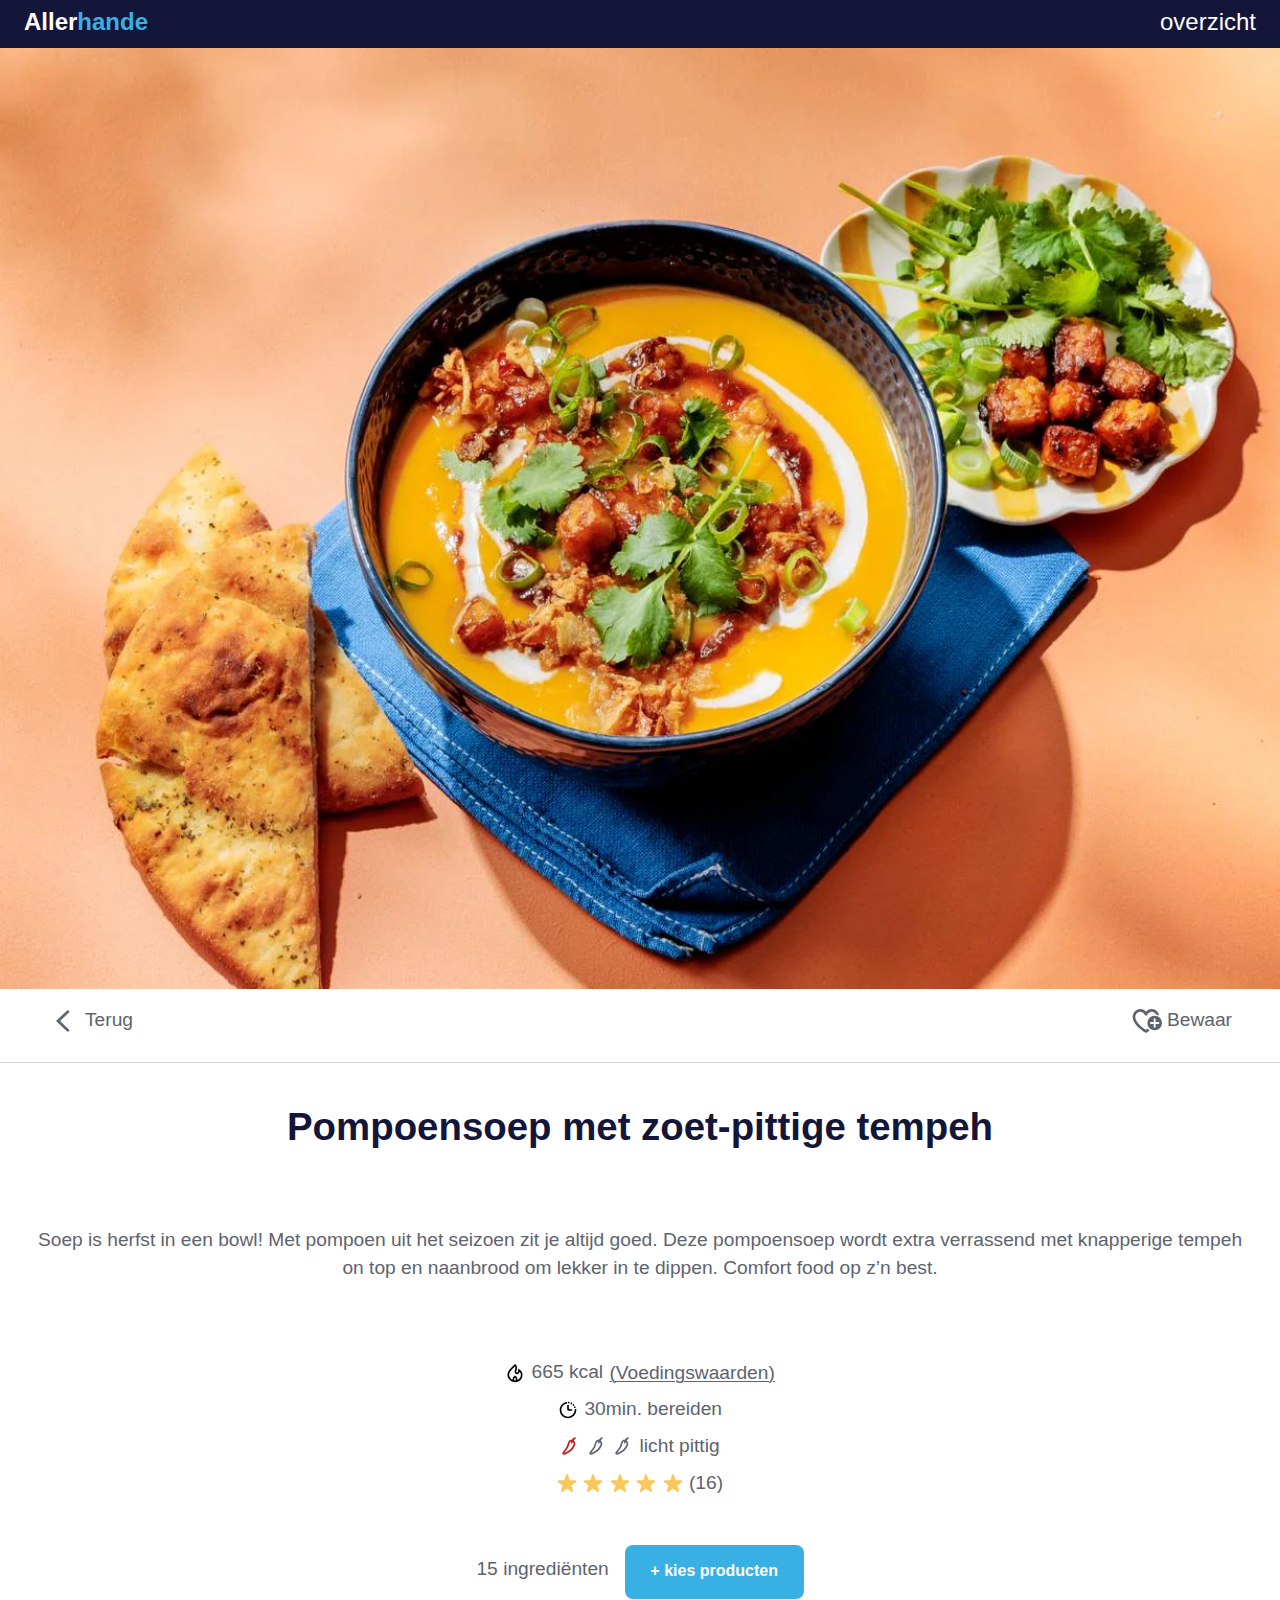
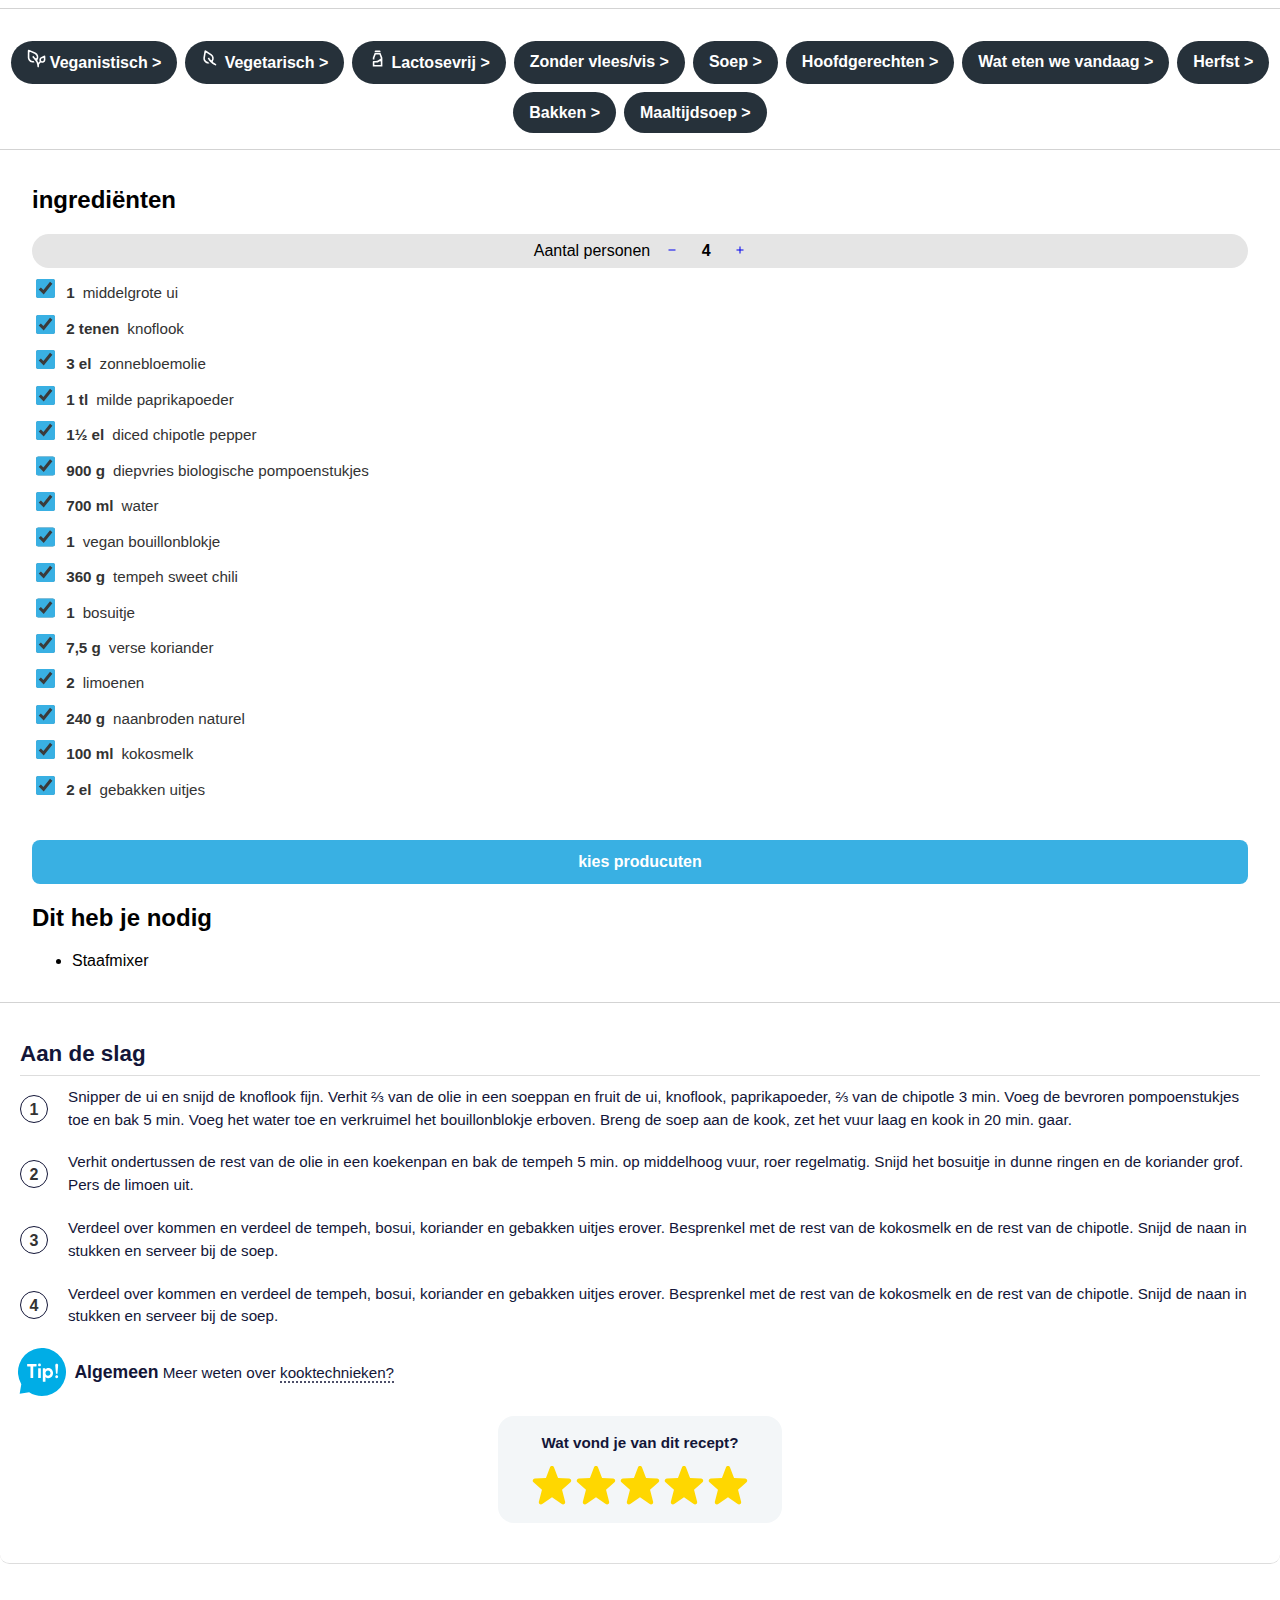
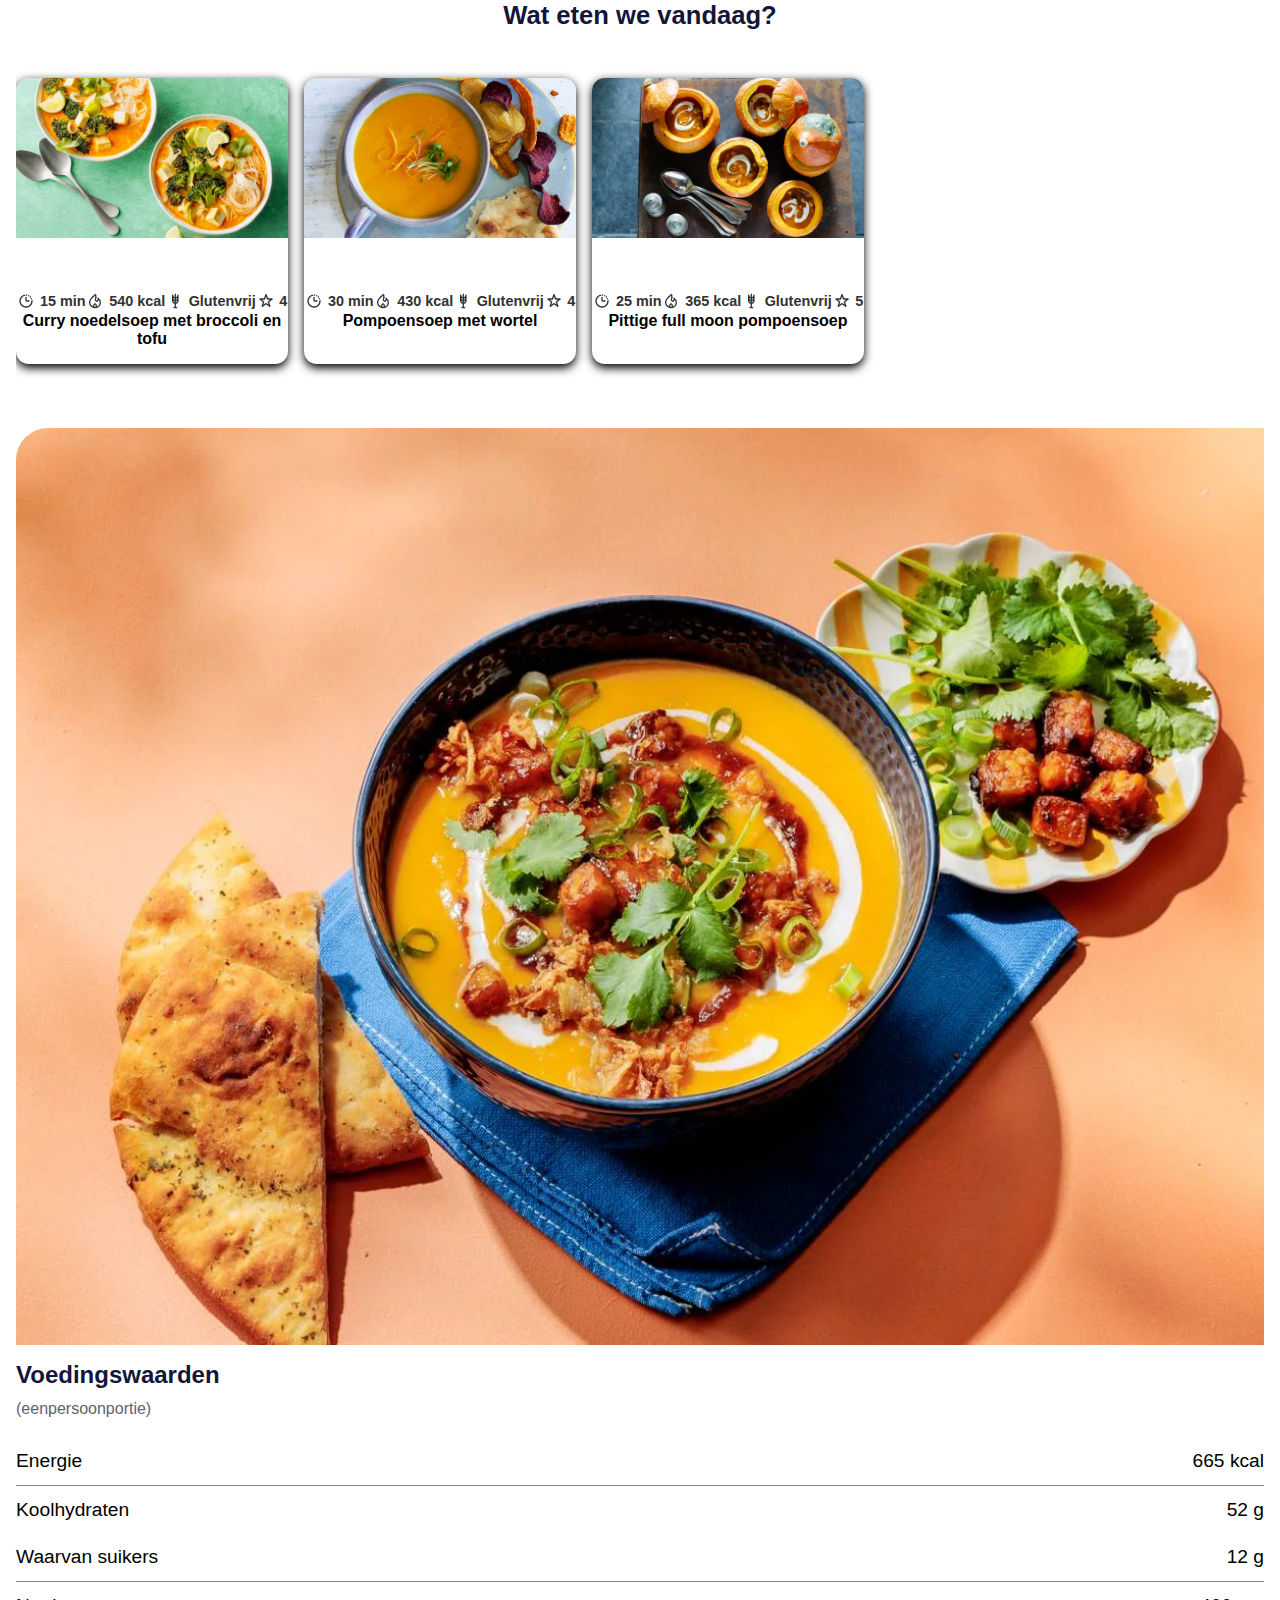
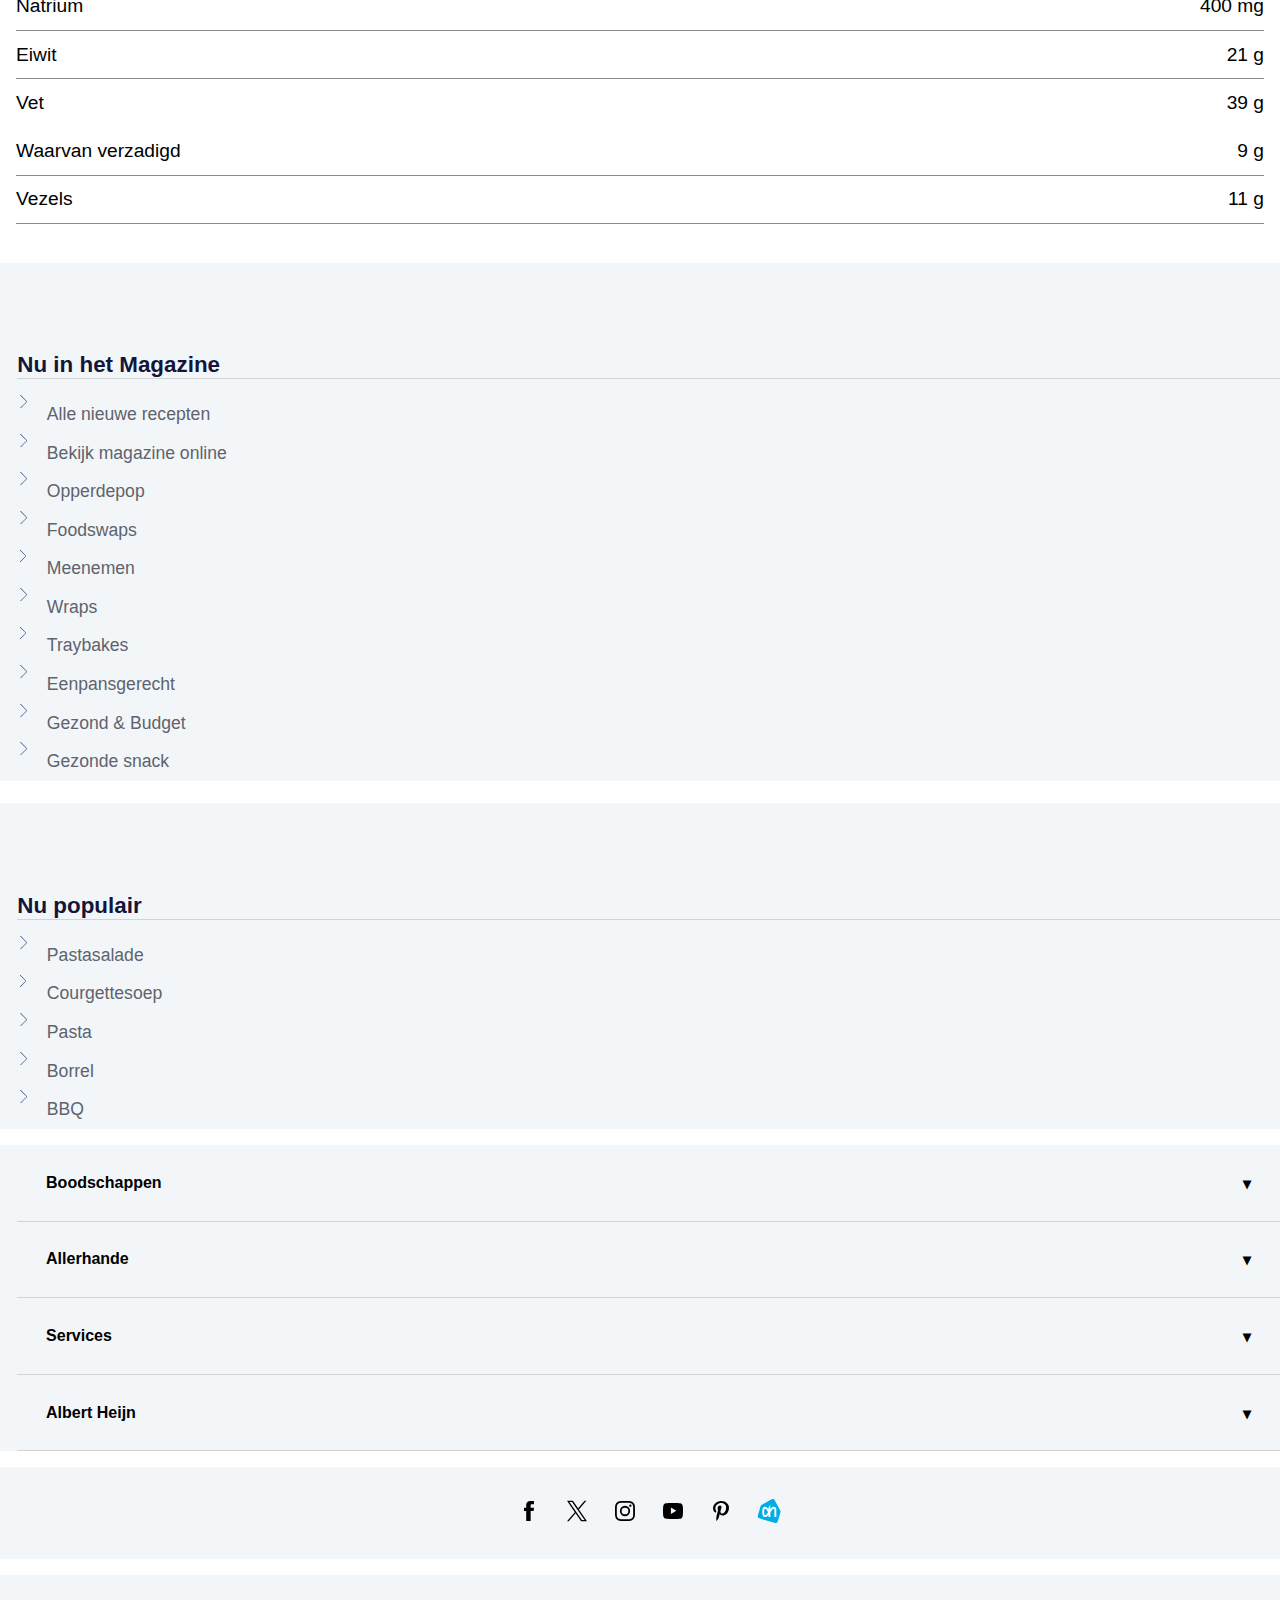
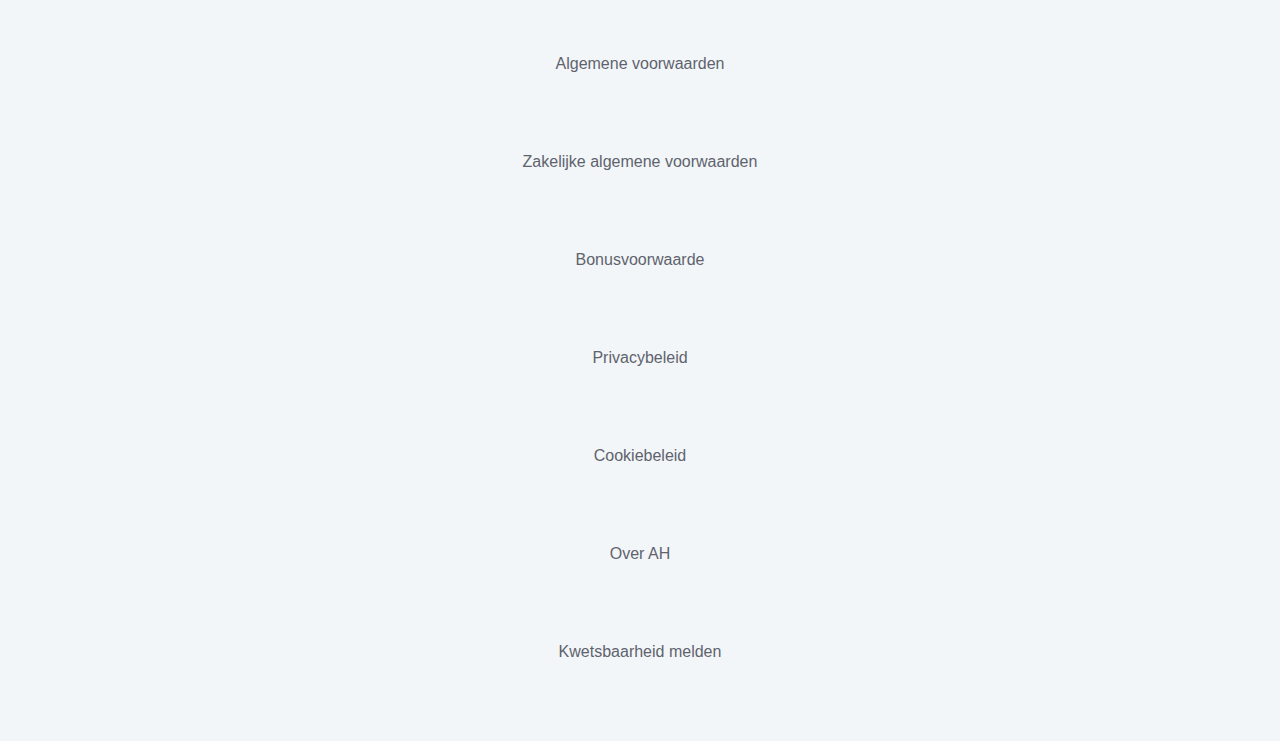
<file: recept-index.html>
<!DOCTYPE html>
<html lang="nl">
<head>
    <meta charset="UTF-8">
    <meta name="viewport" content="width=device-width, initial-scale=1">
    <title>pompoensoep-met-zoet-pittige-tempeh</title>
 
    <link href="receptstyles.css" rel="stylesheet">
</head>
<body>
    <header>
         <p>Aller<span>hande</span></p>
            <details>
                <summary>overzicht</summary>
                <ul>
                    <li>
                        <a href="#">recepten</a>
                    </li>
                    <li>
                        <a href="#">Video's</a>
                    </li>
                    <li>
                        <a href="#">Thema's</a>
                    </li>
                    <li>
                        <a href="#">Magazines</a>
                    </li>
                    <li>
                        <a href="#">Mijn favoriete</a>
                    </li>
                    <li>
                        <a href="#">Kids</a>
                    </li>
                    <li>
                        <a href="#">Kookschrift</a>
                    </li>
                </ul>
            </details>
    </header>
    <main>
        <section>
            <h1>
                Pompoensoep met zoet-pittige tempeh
            </h1>
            <ul>
                <li>    
                    <svg xmlns="http://www.w3.org/2000/svg" viewBox="0 0 24 24" height="20" width="20" fill="currentColor" class="breadcrumbs_backIcon___hqyP"><path d="M15.689 19.707a1.11 1.11 0 0 1-1.502 0L6 12l8.187-7.707a1.11 1.11 0 0 1 1.502 0 .96.96 0 0 1 0 1.414L9.004 12l6.685 6.293a.96.96 0 0 1 0 1.414"></path></svg>
                    <a href="index.html">Terug</a>
                </li>
                <li>
                    <svg xmlns="http://www.w3.org/2000/svg" fill="none" viewBox="0 0 24 24" focusable="false" width="24" height="24"><path fill="currentColor" fill-rule="evenodd" d="M24 13.5a5.5 5.5 0 1 1-11 0 5.5 5.5 0 0 1 11 0m-6.2-2.8a.7.7 0 1 1 1.4 0v2.1h2.1a.7.7 0 1 1 0 1.4h-2.1v2.1a.7.7 0 1 1-1.4 0v-2.1h-2.1a.7.7 0 1 1 0-1.4h2.1z" clip-rule="evenodd"></path><path fill="currentColor" fill-rule="evenodd" d="M12 18.627c-3.2-2.096-8-6.124-8-9.51C4 6.829 5.669 4.959 7.74 5c1.202 0 2.31.672 2.976 1.81l.425.712a1 1 0 0 0 1.717 0l.431-.72c.66-1.131 1.767-1.801 2.984-1.801 1.398-.014 2.608.826 3.247 2.078.86.135 1.664.44 2.377.877-.51-2.84-2.854-4.966-5.635-4.955-1.465 0-2.87.636-3.896 1.718a.5.5 0 0 1-.734 0C10.605 3.636 9.204 3 7.752 3 4.594 2.943 2 5.718 2 9.118c0 5.37 7.889 10.56 9.471 11.545l.529.329.528-.33c.403-.25 1.216-.776 2.203-1.509l-1.442-1.416c-.447.325-.88.623-1.289.89" clip-rule="evenodd"></path></svg>                    
                    <a href="#">Bewaar</a>
                </li>
            </ul>
            <p>
                Soep is herfst in een bowl! Met pompoen uit het seizoen zit je altijd goed. Deze pompoensoep wordt extra verrassend met knapperige tempeh on top en naanbrood om lekker in te dippen. Comfort food op z’n best.
            </p>
            <ul>
                <li>
                    <svg xmlns="http://www.w3.org/2000/svg" id="ah-next-core-svg__Layer_1" data-name="Layer 1" viewBox="0 0 24 24" focusable="false" class="recipe-header-energy_icon__GelPJ" height="24" width="24" aria-hidden="true"><defs><style>.ah-next-core-svg__cls-2{fill:none;opacity:.05}</style></defs><path d="M0 0h24v24H0z" class="ah-next-core-svg__cls-2"></path><path d="M0 0h24v24H0z" class="ah-next-core-svg__cls-2"></path><path d="m17.379 7.678-1.634-1.136.064 1.989a3.76 3.76 0 0 1-.777 2.7.51.51 0 0 1-.427.187c-.59-.05-.749-.284-.8-.361a2.67 2.67 0 0 1-.069-1.813c.706-1.886 1.409-5.892-.983-7.561l-.678-.473-.592.577s-4.288 4.178-4.9 4.783A11.57 11.57 0 0 0 3.13 12.5a8.55 8.55 0 0 0 .7 5.273A9.34 9.34 0 0 0 12 23.032a9.39 9.39 0 0 0 7.978-4.582 9 9 0 0 0 1.041-4 7.59 7.59 0 0 0-3.64-6.772M12.539 21c-.18.014-.36.037-.541.037-.155 0-.312-.026-.468-.038a3.36 3.36 0 0 1-.522-1.6 2.6 2.6 0 0 1 1.016-2.014 2.53 2.53 0 0 1 .961 1.979A4.1 4.1 0 0 1 12.539 21m5.678-3.5a7.1 7.1 0 0 1-3.366 2.925 5 5 0 0 0 .134-1.063 4.62 4.62 0 0 0-2.475-4.055l-.484-.268-.484.268A4.74 4.74 0 0 0 9.008 19.4a4.3 4.3 0 0 0 .127.952 7.4 7.4 0 0 1-3.5-3.43 6.55 6.55 0 0 1-.535-4.054 9.67 9.67 0 0 1 2.91-4.892c.437-.436 2.851-2.789 4.108-4.016a6.86 6.86 0 0 1-.269 4.631 4.59 4.59 0 0 0 .3 3.575 2.9 2.9 0 0 0 2.3 1.241 2.51 2.51 0 0 0 1.971-.728 4.54 4.54 0 0 0 1.192-2.2 5.34 5.34 0 0 1 1.417 3.937 7 7 0 0 1-.812 3.084"></path></svg>
                    <p>
                        665 kcal
                    </p>
                    <a href="#">(Voedingswaarden)</a>
                </li>
                <li>
                    <svg xmlns="http://www.w3.org/2000/svg" data-name="Layer 1" viewBox="0 0 24 24" focusable="false" class="recipe-header-time_icon__B0kR6" height="24" width="24" aria-hidden="true"><path fill="none" d="M0 0h24v24H0z" opacity="0.05"></path><path d="M13 10V6h-2v5a2 2 0 0 0 2 2h4v-2h-3a1 1 0 0 1-1-1m4.92-3.4a1 1 0 0 0 1.26 0 1 1 0 0 0 0-1.57 1 1 0 0 0-1.55.33 1 1 0 0 0 .26 1.21zm-5.57-2.78a1 1 0 0 0 1.26 0 1 1 0 0 0 0-1.57 1 1 0 0 0-1.55.33 1 1 0 0 0 .26 1.2zm3.1.94a1 1 0 0 0 1.26 0 1 1 0 0 0 0-1.57 1 1 0 0 0-1.55.33 1 1 0 0 0 .25 1.21z"></path><path d="m21.89 10.57-1.95.5c0 .31.06.62.06.93a8 8 0 1 1-9-7.93v-2A10 10 0 1 0 22 12a10 10 0 0 0-.11-1.43"></path><path d="M19.54 9.23a1 1 0 0 0 1.26 0 1 1 0 0 0 0-1.57 1 1 0 0 0-1.51.34 1 1 0 0 0 .25 1.23"></path></svg>
                    <p>
                        30min. bereiden
                    </p>
                </li>
                <li>
                    <svg xmlns="http://www.w3.org/2000/svg" viewBox="0 0 24 24" focusable="false" class="" height="24" width="24" aria-hidden="true"><path stroke="currentColor" stroke-linecap="round" stroke-width="2" d="M14 8c.5-2 1.5-4.5 4-5.5"></path><path fill="none" stroke="currentColor" stroke-width="2" d="M12.469 5.52C10.285 5.953 10.454 10.021 9 13c-1.537 3.149-6.256 7.434-5.136 8.212C5 22 7.5 20.5 7.5 20.5s7-3 9.5-9.5c.968-2.516.003-4.817-2.61-5.476-.728-.184-1.264-.134-1.921-.004z" clip-rule="evenodd"></path></svg>
 
                    <svg xmlns="http://www.w3.org/2000/svg" viewBox="0 0 24 24" focusable="false" class="recipe-header-spiciness_notSpicy__woj4J" height="24" width="24" aria-hidden="true"><path stroke="currentColor" stroke-linecap="round" stroke-width="2" d="M14 8c.5-2 1.5-4.5 4-5.5"></path><path fill="none" stroke="currentColor" stroke-width="2" d="M12.469 5.52C10.285 5.953 10.454 10.021 9 13c-1.537 3.149-6.256 7.434-5.136 8.212C5 22 7.5 20.5 7.5 20.5s7-3 9.5-9.5c.968-2.516.003-4.817-2.61-5.476-.728-.184-1.264-.134-1.921-.004z" clip-rule="evenodd"></path></svg>
 
                    <svg xmlns="http://www.w3.org/2000/svg" viewBox="0 0 24 24" focusable="false" class="recipe-header-spiciness_notSpicy__woj4J" height="24" width="24" aria-hidden="true"><path stroke="currentColor" stroke-linecap="round" stroke-width="2" d="M14 8c.5-2 1.5-4.5 4-5.5"></path><path fill="none" stroke="currentColor" stroke-width="2" d="M12.469 5.52C10.285 5.953 10.454 10.021 9 13c-1.537 3.149-6.256 7.434-5.136 8.212C5 22 7.5 20.5 7.5 20.5s7-3 9.5-9.5c.968-2.516.003-4.817-2.61-5.476-.728-.184-1.264-.134-1.921-.004z" clip-rule="evenodd"></path></svg>
                    <p>
                        licht pittig
                    </p>
                </li>
                <li>
                    <svg xmlns="http://www.w3.org/2000/svg" viewBox="0 0 22 20" focusable="false" width="24" height="24" aria-hidden="true"><path fill="#FAC75A" d="M19.942 7a1.188 1.188 0 0 1 .698 2.154l-4.817 3.495.88 2.724.995 3.198a1.176 1.176 0 0 1-1.169 1.326c-.245 0-.49-.076-.7-.228l-4.832-3.499-4.825 3.497a1.189 1.189 0 0 1-1.83-1.332l1.85-5.675-4.834-3.507a1.19 1.19 0 0 1-.433-1.33A1.185 1.185 0 0 1 2.056 7h5.972l1.84-5.675a1.19 1.19 0 0 1 1.133-.822c.516 0 .97.33 1.132.82l1.842 5.68z"></path></svg>
 
                    <svg xmlns="http://www.w3.org/2000/svg" viewBox="0 0 22 20" focusable="false" width="24" height="24" aria-hidden="true"><path fill="#FAC75A" d="M19.942 7a1.188 1.188 0 0 1 .698 2.154l-4.817 3.495.88 2.724.995 3.198a1.176 1.176 0 0 1-1.169 1.326c-.245 0-.49-.076-.7-.228l-4.832-3.499-4.825 3.497a1.189 1.189 0 0 1-1.83-1.332l1.85-5.675-4.834-3.507a1.19 1.19 0 0 1-.433-1.33A1.185 1.185 0 0 1 2.056 7h5.972l1.84-5.675a1.19 1.19 0 0 1 1.133-.822c.516 0 .97.33 1.132.82l1.842 5.68z"></path></svg>
 
                    <svg xmlns="http://www.w3.org/2000/svg" viewBox="0 0 22 20" focusable="false" width="24" height="24" aria-hidden="true"><path fill="#FAC75A" d="M19.942 7a1.188 1.188 0 0 1 .698 2.154l-4.817 3.495.88 2.724.995 3.198a1.176 1.176 0 0 1-1.169 1.326c-.245 0-.49-.076-.7-.228l-4.832-3.499-4.825 3.497a1.189 1.189 0 0 1-1.83-1.332l1.85-5.675-4.834-3.507a1.19 1.19 0 0 1-.433-1.33A1.185 1.185 0 0 1 2.056 7h5.972l1.84-5.675a1.19 1.19 0 0 1 1.133-.822c.516 0 .97.33 1.132.82l1.842 5.68z"></path></svg>
 
                    <svg xmlns="http://www.w3.org/2000/svg" viewBox="0 0 22 20" focusable="false" width="24" height="24" aria-hidden="true"><path fill="#FAC75A" d="M19.942 7a1.188 1.188 0 0 1 .698 2.154l-4.817 3.495.88 2.724.995 3.198a1.176 1.176 0 0 1-1.169 1.326c-.245 0-.49-.076-.7-.228l-4.832-3.499-4.825 3.497a1.189 1.189 0 0 1-1.83-1.332l1.85-5.675-4.834-3.507a1.19 1.19 0 0 1-.433-1.33A1.185 1.185 0 0 1 2.056 7h5.972l1.84-5.675a1.19 1.19 0 0 1 1.133-.822c.516 0 .97.33 1.132.82l1.842 5.68z"></path></svg>
 
                    <svg xmlns="http://www.w3.org/2000/svg" viewBox="0 0 22 20" focusable="false" width="24" height="24" aria-hidden="true"><path fill="#FAC75A" d="M19.942 7a1.188 1.188 0 0 1 .698 2.154l-4.817 3.495.88 2.724.995 3.198a1.176 1.176 0 0 1-1.169 1.326c-.245 0-.49-.076-.7-.228l-4.832-3.499-4.825 3.497a1.189 1.189 0 0 1-1.83-1.332l1.85-5.675-4.834-3.507a1.19 1.19 0 0 1-.433-1.33A1.185 1.185 0 0 1 2.056 7h5.972l1.84-5.675a1.19 1.19 0 0 1 1.133-.822c.516 0 .97.33 1.132.82l1.842 5.68z"></path></svg>
                    <p>
                        (16)
                    </p>
                </li>
            </ul>
            <ul>
                <li>
                    <p>
                        15 ingrediënten
                    </p>
                </li>
                <li>
                    <a
                        href="#">+ Kies producten
                    </a>
                </li>
            </ul>
                <img src="images/pompoen-soep.jpg" alt="afbeelding van pompoensoep met zoet-pittige tempeh">
        </section>  
        <section>
            <ul>
                <li>
                    <svg xmlns="http://www.w3.org/2000/svg" viewBox="0 0 24 24" height="21" width="24" class="recipe-tag_dietIcon__Jqwez" aria-hidden="true">
                    <path fill="currentColor" d="M22.948 9.658a1.284 1.284 0 0 0-1.821-1.144l-3.719 1.717a3.7 3.7 0 0 0-1.828 2.33 3.85 3.85 0 0 0 .345 2.8 13 13 0 0 0-1.742 1.818 12.5 12.5 0 0 0-.7-1.64c-.2-.389-.42-.758-.642-1.117a6.72 6.72 0 0 0 1.134-5.9 6.5 6.5 0 0 0-3.337-4.054L3.2 1.189A1.574 1.574 0 0 0 .987 2.628L.982 10.8v.074a6.5 6.5 0 0 0 1.034 3.113 6.64 6.64 0 0 0 4.758 2.966 7 7 0 0 0 .81.05 6.6 6.6 0 0 0 1.923-.291 19 19 0 0 0-1.221-1.777 4.5 4.5 0 0 1-1.267.034 4.64 4.64 0 0 1-3.328-2.074 4.46 4.46 0 0 1-.712-2.132V4.82a1 1 0 0 1 1.4-.915L9.764 6.27a4.45 4.45 0 0 1 2.286 2.8 4.7 4.7 0 0 1 .162 1.635 1.007 1.007 0 0 1-1.759.547 59 59 0 0 0-1.55-1.68l-.986-1.04-1.452 1.376.988 1.043c.135.142.277.295.417.445l.051.054c.09.1.177.19.268.289a23 23 0 0 1 3.4 4.524c.041.068.085.132.123.2.018.036.031.076.049.112.048.091.1.176.147.269a11.9 11.9 0 0 1 1.077 4.806V22a1 1 0 0 0 2 0v-1.967c0-.778.965-2 2.084-3.007a.5.5 0 0 1 .555-.064 3.76 3.76 0 0 0 1.621.371 4 4 0 0 0 .953-.12 3.77 3.77 0 0 0 2.821-3.442v-.038zm-2.188 4.835a1.791 1.791 0 0 1-3.246-1.421 1.68 1.68 0 0 1 .8-1.057l1.96-.9a.5.5 0 0 1 .709.445l.037 2.134a1.7 1.7 0 0 1-.26.799"></path>
                    </svg>
                    <a href="#">Veganistisch &gt;</a>
                </li>
                <li>
                    <svg xmlns="http://www.w3.org/2000/svg" viewBox="0 0 24 24" height="21" width="24" class="recipe-tag_dietIcon__Jqwez" aria-hidden="true">
                    <path fill="currentColor" d="M15.134 16.644a1.04 1.04 0 0 1-.215-1.376 6.63 6.63 0 0 0 1.008-4.323 6.4 6.4 0 0 0-2.6-4.469l-6.7-4.355A1.563 1.563 0 0 0 4.229 3.18L2.937 11.1l-.009.074a6.4 6.4 0 0 0 .513 3.188 6.55 6.55 0 0 0 5.982 3.9 6.3 6.3 0 0 0 1.261-.143 18 18 0 0 1-1.707-1.881 4.4 4.4 0 0 1-.818-.157 4.54 4.54 0 0 1-2.888-2.527 4.35 4.35 0 0 1-.354-2.168l.931-5.708A1 1 0 0 1 7.38 5l4.793 3.114a4.35 4.35 0 0 1 1.767 3.063 4.64 4.64 0 0 1-.265 2.151 1 1 0 0 1-1.709.227 15 15 0 0 1-1.346-2.031l-.48-.878-1.755.96.48.876c.028.052.064.109.094.161.324.551.677 1.11 1.078 1.673a18 18 0 0 0 1.245 1.533h-.013a17 17 0 0 0 1.512 1.468c.269.235.564.459.854.694a31.4 31.4 0 0 0 4.081 2.382.973.973 0 0 0 1.335-.475.976.976 0 0 0-.481-1.282 19.2 19.2 0 0 1-3.436-1.992"></path>
                    </svg>
                    <a href="#">Vegetarisch &gt;</a>
                </li>
                <li>
                    <svg xmlns="http://www.w3.org/2000/svg" viewBox="0 0 24 24" height="21" width="24" class="recipe-tag_dietIcon__Jqwez" aria-hidden="true">
                    <path fill="currentColor" d="M15.67 5H8.316l-2.323 5.808V13h2v-1.8L9.67 7h4.646l1.677 4.192v.71l-2.765 1.965a5.98 5.98 0 0 1-3.461 1.1H6.993a1 1 0 0 0-1 1V22h12V10.808zM7.993 20v-3.028h1.775a7.98 7.98 0 0 0 4.62-1.475l.026-.019a1 1 0 0 1 1.579.816V20zm7.675-16.707a1.32 1.32 0 0 0-1.319-1.319h-4.7a1.32 1.32 0 0 0-1.317 1.319v.678h7.336z"></path>
                    </svg>
                    <a href="#">Lactosevrij &gt;</a>
                </li>
                <li>       
                    <a href="#">Zonder vlees/vis ></a>
                </li>
                <li>
                    <a href="#">Soep ></a>
                </li>
                <li>                   
                    <a href="#">Hoofdgerechten ></a>
                </li>
                <li>
                    <a href="#">Wat eten we vandaag ></a>
                </li>
                <li>    
                    <a href="#">Herfst ></a>
                </li>
                <li>    
                    <a href="#">Bakken ></a>
                </li>
                <li>    
                    <a href="#">Maaltijdsoep ></a>
                </li>
            </ul>
        </section>
        <section>
            <h2>
                ingrediënten
            </h2>
            <ul>
                <li>
                    <p>
                        Aantal personen
                    </p>
                    <a href="#" aria-label="Minder personen">
                    <svg xmlns="http://www.w3.org/2000/svg" width="12" height="12" viewBox="0 0 24 24" fill="currentColor">
                        <path d="M5 11h14v2H5z"/>
                    </svg>
                    </a>
                    <p>
                        4 
                    </p>
                 <a href="#" aria-label="Meer personen">
                 <svg xmlns="http://www.w3.org/2000/svg" width="12" height="12" viewBox="0 0 24 24" fill="currentColor">
                <path d="M19 11H13V5h-2v6H5v2h6v6h2v-6h6z"/>
                </svg>
            </a>
              </li> 
            </ul>
            <ul>
                <li><input type="checkbox" checked aria-label="1 middelgroot uit"> <span>1</span> middelgrote ui</li>
                <li><input type="checkbox" checked aria-label="2 tenen knoflook"> <span>2 tenen</span> knoflook</li>
                <li><input type="checkbox" checked aria-label="3 eetlepels zonnenbloemolie"> <span>3 el</span> zonnebloemolie</li>
                <li><input type="checkbox" checked aria-label="1 theelepel milde paprpikapoeder"> <span>1 tl</span> milde paprikapoeder</li>
                <li><input type="checkbox" checked aria-label="anderhalve eetlepel diced chipotle pepper"><span> 1½ el</span> diced chipotle pepper</li>
                <li><input type="checkbox" checked aria-label="900 gram diepvries biologische pompoenstukjes"><span> 900 g</span> diepvries biologische pompoenstukjes</li>
                <li><input type="checkbox" checked aria-label="700 milliter water"> <span>700 ml</span> water</li>
                <li><input type="checkbox" checked aria-label="1 vegan bouillonblokje"><span> 1</span> vegan bouillonblokje</li>
                <li><input type="checkbox" checked aria-label="360 gram tempeh sweet chili"><span> 360 g</span> tempeh sweet chili</li>
                <li><input type="checkbox" checked aria-label="1 bosuitje"> <span>1</span>bosuitje</li>
                <li><input type="checkbox" checked aria-label="7,5 gram verse koriander"><span> 7,5 g</span> verse koriander</li>
                <li><input type="checkbox" checked aria-label="2 limoenen"><span> 2</span> limoenen</li>
                <li><input type="checkbox" checked aria-label="240 gram naanbrood naturel"> <span>240 g</span> naanbroden naturel</li>
                <li><input type="checkbox" checked aria-label="100 milliter kokosmelk"> <span>100 ml</span> kokosmelk</li>
                <li><input type="checkbox" checked aria-label="2 eetlepels gebakken uitjes"> <span>2 el</span> gebakken uitjes</li>
            </ul>
            <a href="#">Kies producuten</a>
            <h2>
                Dit heb je nodig
            </h2>
            <ul>
                <li>
                    <p>Staafmixer</p>
                </li>
            </ul>
        </section>
        <section>
            <h2>
                Aan de slag
            </h2>
            <ol>
                <li>
                    <p>
                        Snipper de ui en snijd de knoflook fijn. Verhit ⅔ van de olie in een soeppan
                         en fruit de ui, knoflook, paprikapoeder, ⅔ van de chipotle 3 min. Voeg de
                        bevroren pompoenstukjes toe en bak 5 min. Voeg het water toe en verkruimel
                        het bouillonblokje erboven. Breng de soep aan de kook, zet het vuur laag en
                        kook in 20 min. gaar.
                    </p>
                </li>
                <li>
                    <p>
                        Verhit ondertussen de rest van de olie in een koekenpan en bak de tempeh
                        5 min. op middelhoog vuur, roer regelmatig. Snijd het bosuitje in dunne
                        ringen en de koriander grof. Pers de limoen uit.
                    </p>
                </li>
                <li>
                    <p>
                        Verdeel over kommen en verdeel de tempeh, bosui, koriander en gebakken
                        uitjes erover. Besprenkel met de rest van de kokosmelk en de rest van de
                        chipotle. Snijd de naan in stukken en serveer bij de soep.
                    </p>
                </li>
                <li>
                    <p>
                        Verdeel over kommen en verdeel de tempeh, bosui, koriander en gebakken uitjes erover.
                        Besprenkel met de rest van de kokosmelk en de rest van de chipotle.
                        Snijd de naan in stukken en serveer bij de soep.
                    </p>
                </li>
            </ol>
            <ul>
                <li>
                    <svg xmlns="http://www.w3.org/2000/svg" fill="none" viewBox="0 0 48 48" focusable="false" class="recipe-tips_icon__S0TvF">
                    <title>Stap-tip</title>
                    <path fill="#00ade6" fill-rule="evenodd" d="M24 48A24 24 0 1 0 3.3 36.15l-1.64 9.7 9.45-1.6A23.9 23.9 0 0 0 24 48" clip-rule="evenodd"></path>
                    <path fill="#fff" d="M18.25 16h-8.8c-.18 0-.3.12-.3.3v1.82c0 .18.12.3.3.3h3.04V29.7c0 .18.12.3.3.3h2.14c.18 0 .3-.12.3-.3V18.42h3.02c.18 0 .3-.12.3-.3V16.3c0-.18-.12-.3-.3-.3m3.25 2.34c.8 0 1.44-.66 1.44-1.46a1.45 1.45 0 1 0-2.9 0c0 .8.64 1.46 1.46 1.46m-1.32 2.16v9.2c0 .18.12.3.3.3h2.04c.18 0 .3-.12.3-.3v-9.2c0-.18-.12-.3-.3-.3h-2.04c-.18 0-.3.12-.3.3m10.13-.52c-1.24 0-2.24.6-2.98 1.44l-.06-.92c-.02-.18-.12-.3-.3-.3h-1.84c-.18 0-.3.12-.3.3v13c0 .18.12.3.3.3h2.04c.18 0 .3-.12.3-.3v-4.48a3.8 3.8 0 0 0 2.84 1.24c2.74 0 4.74-2.28 4.74-5.14s-2-5.14-4.74-5.14m-.32 7.88c-1.44 0-2.5-1.28-2.5-2.76s1.06-2.72 2.5-2.72c1.46 0 2.52 1.16 2.52 2.72 0 1.58-1.06 2.76-2.52 2.76M40.13 17.5c.1-1.02-.58-1.66-1.44-1.66-.84 0-1.52.64-1.42 1.66l.7 8.04c.02.2.12.28.3.28h.88c.18 0 .28-.08.3-.28zM38.7 30.26c.8 0 1.44-.64 1.44-1.46 0-.8-.64-1.44-1.44-1.44-.82 0-1.46.64-1.46 1.44 0 .82.64 1.46 1.46 1.46"></path>
                    </svg>
                    <p><span>Algemeen</span> Meer weten over <span>kooktechnieken?</span></p>
                </li>
            </ul>
            <ul>
                <li>
                    <p>
                        Wat vond je van dit recept?
                    </p>
                    <span>
                        <svg xmlns="http://www.w3.org/2000/svg" viewBox="0 0 40 40" height="40" width="40" fill="currentColor"><path d="M18.131 4.092c.655-1.716 3.083-1.716 3.738 0L25.5 13.61l10.081.493c1.796.087 2.573 2.315 1.222 3.5l-7.68 6.742 2.822 10.808c.468 1.791-1.54 3.202-3.067 2.154L20 31.213l-8.878 6.094c-1.527 1.048-3.535-.363-3.067-2.154l2.822-10.808-7.68-6.742c-1.351-1.186-.574-3.413 1.222-3.5l10.08-.493z"></path></svg>
                        <svg xmlns="http://www.w3.org/2000/svg" viewBox="0 0 40 40" height="40" width="40" fill="currentColor"><path d="M18.131 4.092c.655-1.716 3.083-1.716 3.738 0L25.5 13.61l10.081.493c1.796.087 2.573 2.315 1.222 3.5l-7.68 6.742 2.822 10.808c.468 1.791-1.54 3.202-3.067 2.154L20 31.213l-8.878 6.094c-1.527 1.048-3.535-.363-3.067-2.154l2.822-10.808-7.68-6.742c-1.351-1.186-.574-3.413 1.222-3.5l10.08-.493z"></path></svg>
                        <svg xmlns="http://www.w3.org/2000/svg" viewBox="0 0 40 40" height="40" width="40" fill="currentColor"><path d="M18.131 4.092c.655-1.716 3.083-1.716 3.738 0L25.5 13.61l10.081.493c1.796.087 2.573 2.315 1.222 3.5l-7.68 6.742 2.822 10.808c.468 1.791-1.54 3.202-3.067 2.154L20 31.213l-8.878 6.094c-1.527 1.048-3.535-.363-3.067-2.154l2.822-10.808-7.68-6.742c-1.351-1.186-.574-3.413 1.222-3.5l10.08-.493z"></path></svg>
                        <svg xmlns="http://www.w3.org/2000/svg" viewBox="0 0 40 40" height="40" width="40" fill="currentColor"><path d="M18.131 4.092c.655-1.716 3.083-1.716 3.738 0L25.5 13.61l10.081.493c1.796.087 2.573 2.315 1.222 3.5l-7.68 6.742 2.822 10.808c.468 1.791-1.54 3.202-3.067 2.154L20 31.213l-8.878 6.094c-1.527 1.048-3.535-.363-3.067-2.154l2.822-10.808-7.68-6.742c-1.351-1.186-.574-3.413 1.222-3.5l10.08-.493z"></path></svg>
                        <svg xmlns="http://www.w3.org/2000/svg" viewBox="0 0 40 40" height="40" width="40" fill="currentColor"><path d="M18.131 4.092c.655-1.716 3.083-1.716 3.738 0L25.5 13.61l10.081.493c1.796.087 2.573 2.315 1.222 3.5l-7.68 6.742 2.822 10.808c.468 1.791-1.54 3.202-3.067 2.154L20 31.213l-8.878 6.094c-1.527 1.048-3.535-.363-3.067-2.154l2.822-10.808-7.68-6.742c-1.351-1.186-.574-3.413 1.222-3.5l10.08-.493z"></path></svg>
                    </span>
                </li>
            </ul>
        </section>
        <section>
            <h2>Wat eten we vandaag?</h2>
            <ul>
    <!-- Soep 1 -->
    <li>
        <article>
            <p>Curry noedelsoep met broccoli en tofu</p>
            <ul>
                <li>
                    <svg xmlns="http://www.w3.org/2000/svg" viewBox="0 0 24 24" width="16" height="16"><title>Time Icon</title><path fill="currentColor" d="M13 10V6h-2v5a2 2 0 002 2h4v-2h-3a1 1 0 01-1-1zM17.92 6.6a1 1 0 001.26 0 1 1 0 000-1.57 1 1 0 00-1.55.33 1 1 0 00.26 1.21zM12.35 3.82a1 1 0 001.26 0 1 1 0 000-1.57 1 1 0 00-1.55.33 1 1 0 00.26 1.2zM15.45 4.76a1 1 0 001.26 0 1 1 0 000-1.57 1 1 0 00-1.55.33 1 1 0 00.25 1.21z"></path><path fill="currentColor" d="M21.89 10.57l-1.95.5c0 .31.06.62.06.93a8 8 0 11-9-7.93v-2A10 10 0 1022 12a9.63 9.63 0 00-.11-1.43z"></path><path fill="currentColor" d="M19.54 9.23a1 1 0 001.26 0 1 1 0 000-1.57 1 1 0 00-1.51.34 1 1 0 00.25 1.23z"></path></svg>
                    <p>15 min</p>
                </li>
                <li>
                    <svg xmlns="http://www.w3.org/2000/svg" viewBox="0 0 24 24" width="16" height="16"><title>Calories Icon</title><path fill="currentColor" d="M17.379 7.678l-1.634-1.136.064 1.989a3.764 3.764 0 01-.777 2.7.512.512 0 01-.427.187c-.59-.05-.749-.284-.8-.361a2.672 2.672 0 01-.069-1.813c.706-1.886 1.409-5.892-.983-7.561l-.678-.473-.592.577s-4.288 4.178-4.9 4.783A11.568 11.568 0 003.13 12.5a8.547 8.547 0 00.7 5.273A9.343 9.343 0 0012 23.032a9.392 9.392 0 007.978-4.582 9.032 9.032 0 001.041-4 7.592 7.592 0 00-3.64-6.772zM12.539 21c-.18.014-.36.037-.541.037-.155 0-.312-.026-.468-.038a3.36 3.36 0 01-.522-1.6 2.6 2.6 0 011.016-2.014 2.528 2.528 0 01.961 1.979A4.066 4.066 0 0112.539 21zm5.678-3.5a7.1 7.1 0 01-3.366 2.925 4.9 4.9 0 00.134-1.063 4.618 4.618 0 00-2.475-4.055l-.484-.268-.484.268A4.742 4.742 0 009.008 19.4a4.3 4.3 0 00.127.952 7.407 7.407 0 01-3.5-3.43 6.546 6.546 0 01-.535-4.054 9.666 9.666 0 012.91-4.892c.437-.436 2.851-2.789 4.108-4.016a6.86 6.86 0 01-.269 4.631 4.587 4.587 0 00.3 3.575 2.9 2.9 0 002.3 1.241 2.512 2.512 0 001.971-.728 4.544 4.544 0 001.192-2.2 5.338 5.338 0 011.417 3.937 7 7 0 01-.812 3.084z"></path></svg>
                    <p>540 kcal</p>
                </li>
                <li>
                    <svg xmlns="http://www.w3.org/2000/svg" viewBox="0 0 24 24" width="16" height="16"><title>Gluten Icon</title><path fill="currentColor" d="M16.466 2.347a1 1 0 00-1 1V3.5a3 3 0 01-2 2.816V1h-2v5.316a3 3 0 01-2-2.816v-.153a1 1 0 00-1-1 1 1 0 00-1 1V11.5a5.009 5.009 0 004 4.9V21h-1a1 1 0 00-1 1 1 1 0 001 1h4a1 1 0 001-1 1 1 0 00-1-1h-1v-4.6a5.009 5.009 0 004-4.9V3.347a1 1 0 00-1-1zm-7 5.127a4.954 4.954 0 002 .925v1.917a3 3 0 01-2-2.816zm0 4.026v-.026a4.954 4.954 0 002 .925v1.917a3 3 0 01-2-2.816zm4 2.816V12.4a4.947 4.947 0 002-.925v.025a3 3 0 01-2 2.816zm0-4V8.4a4.947 4.947 0 002-.925V7.5a3 3 0 01-2 2.816z"></path></svg>
                    <p>Glutenvrij</p>
                </li>
                <li>
                    <svg xmlns="http://www.w3.org/2000/svg" viewBox="0 0 24 24" width="16" height="16"><title>Favorite Icon</title><path fill="currentColor" d="M17.553 20.9a1.193 1.193 0 01-.7-.226l-4.834-3.5L7.2 20.665a1.19 1.19 0 01-1.829-1.333l1.849-5.675-4.838-3.506A1.19 1.19 0 013.081 8h5.971l1.841-5.675a1.186 1.186 0 011.131-.825 1.185 1.185 0 011.13.824L15 8h5.968a1.19 1.19 0 01.7 2.151l-4.821 3.5 1.837 5.691a1.191 1.191 0 01-1.131 1.558zm-11.53-1.854zm6-4.35l4 2.9-1.523-4.714L18.471 10h-4.925l-1.522-4.685L10.506 10H5.577l3.992 2.9-1.528 4.683zM20.966 10zm-9.712-7.06z"></path></svg>
                    <p>4</p>
                </li>
            </ul>
            <img src="images/curry_soep.jpg" alt="Afbeelding van curry noedelsoep met broccoli en tofu">
        </article>
    </li>
    <!-- Soep 2 -->
    <li>
        <article>
            <p>Pompoensoep met wortel</p>
            <ul>
                <li>
                    <svg xmlns="http://www.w3.org/2000/svg" viewBox="0 0 24 24" width="16" height="16"><title>Time Icon</title><path fill="currentColor" d="M13 10V6h-2v5a2 2 0 002 2h4v-2h-3a1 1 0 01-1-1zM17.92 6.6a1 1 0 001.26 0 1 1 0 000-1.57 1 1 0 00-1.55.33 1 1 0 00.26 1.21zM12.35 3.82a1 1 0 001.26 0 1 1 0 000-1.57 1 1 0 00-1.55.33 1 1 0 00.26 1.2zM15.45 4.76a1 1 0 001.26 0 1 1 0 000-1.57 1 1 0 00-1.55.33 1 1 0 00.25 1.21z"></path><path fill="currentColor" d="M21.89 10.57l-1.95.5c0 .31.06.62.06.93a8 8 0 11-9-7.93v-2A10 10 0 1022 12a9.63 9.63 0 00-.11-1.43z"></path><path fill="currentColor" d="M19.54 9.23a1 1 0 001.26 0 1 1 0 000-1.57 1 1 0 00-1.51.34 1 1 0 00.25 1.23z"></path></svg>
                    <p>30 min</p>
                </li>
                <li>
                    <svg xmlns="http://www.w3.org/2000/svg" viewBox="0 0 24 24" width="16" height="16"><title>Calories Icon</title><path fill="currentColor" d="M17.379 7.678l-1.634-1.136.064 1.989a3.764 3.764 0 01-.777 2.7.512.512 0 01-.427.187c-.59-.05-.749-.284-.8-.361a2.672 2.672 0 01-.069-1.813c.706-1.886 1.409-5.892-.983-7.561l-.678-.473-.592.577s-4.288 4.178-4.9 4.783A11.568 11.568 0 003.13 12.5a8.547 8.547 0 00.7 5.273A9.343 9.343 0 0012 23.032a9.392 9.392 0 007.978-4.582 9.032 9.032 0 001.041-4 7.592 7.592 0 00-3.64-6.772zM12.539 21c-.18.014-.36.037-.541.037-.155 0-.312-.026-.468-.038a3.36 3.36 0 01-.522-1.6 2.6 2.6 0 011.016-2.014 2.528 2.528 0 01.961 1.979A4.066 4.066 0 0112.539 21zm5.678-3.5a7.1 7.1 0 01-3.366 2.925 4.9 4.9 0 00.134-1.063 4.618 4.618 0 00-2.475-4.055l-.484-.268-.484.268A4.742 4.742 0 009.008 19.4a4.3 4.3 0 00.127.952 7.407 7.407 0 01-3.5-3.43 6.546 6.546 0 01-.535-4.054 9.666 9.666 0 012.91-4.892c.437-.436 2.851-2.789 4.108-4.016a6.86 6.86 0 01-.269 4.631 4.587 4.587 0 00.3 3.575 2.9 2.9 0 002.3 1.241 2.512 2.512 0 001.971-.728 4.544 4.544 0 001.192-2.2 5.338 5.338 0 011.417 3.937 7 7 0 01-.812 3.084z"></path></svg>
                    <p>430 kcal</p>
                </li>
                <li>
                    <svg xmlns="http://www.w3.org/2000/svg" viewBox="0 0 24 24" width="16" height="16"><title>Gluten Icon</title><path fill="currentColor" d="M16.466 2.347a1 1 0 00-1 1V3.5a3 3 0 01-2 2.816V1h-2v5.316a3 3 0 01-2-2.816v-.153a1 1 0 00-1-1 1 1 0 00-1 1V11.5a5.009 5.009 0 004 4.9V21h-1a1 1 0 00-1 1 1 1 0 001 1h4a1 1 0 001-1 1 1 0 00-1-1h-1v-4.6a5.009 5.009 0 004-4.9V3.347a1 1 0 00-1-1zm-7 5.127a4.954 4.954 0 002 .925v1.917a3 3 0 01-2-2.816zm0 4.026v-.026a4.954 4.954 0 002 .925v1.917a3 3 0 01-2-2.816zm4 2.816V12.4a4.947 4.947 0 002-.925v.025a3 3 0 01-2 2.816zm0-4V8.4a4.947 4.947 0 002-.925V7.5a3 3 0 01-2 2.816z"></path></svg>
                    <p>Glutenvrij</p>
                </li>
                <li>
                    <svg xmlns="http://www.w3.org/2000/svg" viewBox="0 0 24 24" width="16" height="16"><title>Favorite Icon</title><path fill="currentColor" d="M17.553 20.9a1.193 1.193 0 01-.7-.226l-4.834-3.5L7.2 20.665a1.19 1.19 0 01-1.829-1.333l1.849-5.675-4.838-3.506A1.19 1.19 0 013.081 8h5.971l1.841-5.675a1.186 1.186 0 011.131-.825 1.185 1.185 0 011.13.824L15 8h5.968a1.19 1.19 0 01.7 2.151l-4.821 3.5 1.837 5.691a1.191 1.191 0 01-1.131 1.558zm-11.53-1.854zm6-4.35l4 2.9-1.523-4.714L18.471 10h-4.925l-1.522-4.685L10.506 10H5.577l3.992 2.9-1.528 4.683zM20.966 10zm-9.712-7.06z"></path></svg>
                    <p>4</p>
                </li>
            </ul>
            <img src="images/pompoen-wortel.jpg" alt="Afbeelding van pompoensoep met wortel">
        </article>
            </li>
            <li>
            <article>
                <p>Pittige full moon pompoensoep</p>
                    <ul>
                        <li>
                        <svg xmlns="http://www.w3.org/2000/svg" viewBox="0 0 24 24" width="16" height="16" fill="currentColor" aria-hidden="true">
                            <title>Time Icon</title>
                            <path d="M13 10V6h-2v5a2 2 0 002 2h4v-2h-3a1 1 0 01-1-1zM17.92 6.6a1 1 0 001.26 0 1 1 0 000-1.57 1 1 0 00-1.55.33 1 1 0 00.26 1.21zM12.35 3.82a1 1 0 001.26 0 1 1 0 000-1.57 1 1 0 00-1.55.33 1 1 0 00.26 1.2zM15.45 4.76a1 1 0 001.26 0 1 1 0 000-1.57 1 1 0 00-1.55.33 1 1 0 00.25 1.21z"/>
                            <path d="M21.89 10.57l-1.95.5c0 .31.06.62.06.93a8 8 0 11-9-7.93v-2A10 10 0 1022 12a9.63 9.63 0 00-.11-1.43z"/>
                            <path d="M19.54 9.23a1 1 0 001.26 0 1 1 0 000-1.57 1 1 0 00-1.51.34 1 1 0 00.25 1.23z"/>
                        </svg>
                            <p>25 min</p>
                        </li>
                        <li>
                            <svg xmlns="http://www.w3.org/2000/svg" viewBox="0 0 24 24" width="16" height="16" fill="currentColor" aria-hidden="true">
                                <title>Calories Icon</title>
                                <path d="M17.379 7.678l-1.634-1.136.064 1.989a3.764 3.764 0 01-.777 2.7.512.512 0 01-.427.187c-.59-.05-.749-.284-.8-.361a2.672 2.672 0 01-.069-1.813c.706-1.886 1.409-5.892-.983-7.561l-.678-.473-.592.577s-4.288 4.178-4.9 4.783A11.568 11.568 0 003.13 12.5a8.547 8.547 0 00.7 5.273A9.343 9.343 0 0012 23.032a9.392 9.392 0 007.978-4.582 9.032 9.032 0 001.041-4 7.592 7.592 0 00-3.64-6.772zM12.539 21c-.18.014-.36.037-.541.037-.155 0-.312-.026-.468-.038a3.36 3.36 0 01-.522-1.6 2.6 2.6 0 011.016-2.014 2.528 2.528 0 01.961 1.979A4.066 4.066 0 0112.539 21zm5.678-3.5a7.1 7.1 0 01-3.366 2.925 4.9 4.9 0 00.134-1.063 4.618 4.618 0 00-2.475-4.055l-.484-.268-.484.268A4.742 4.742 0 009.008 19.4a4.3 4.3 0 00.127.952 7.407 7.407 0 01-3.5-3.43 6.546 6.546 0 01-.535-4.054 9.666 9.666 0 012.91-4.892c.437-.436 2.851-2.789 4.108-4.016a6.86 6.86 0 01-.269 4.631 4.587 4.587 0 00.3 3.575 2.9 2.9 0 002.3 1.241 2.512 2.512 0 001.971-.728 4.544 4.544 0 001.192-2.2 5.338 5.338 0 011.417 3.937 7 7 0 01-.812 3.084z"/>
                            </svg>
                            <p>365 kcal</p>
                        </li>
                        <li>
    <svg xmlns="http://www.w3.org/2000/svg" viewBox="0 0 24 24" width="16" height="16" fill="currentColor" aria-hidden="true">
        <title>Gluten Icon</title>
        <path d="M16.466 2.347a1 1 0 00-1 1V3.5a3 3 0 01-2 2.816V1h-2v5.316a3 3 0 01-2-2.816v-.153a1 1 0 00-1-1 1 1 0 00-1 1V11.5a5.009 5.009 0 004 4.9V21h-1a1 1 0 00-1 1 1 1 0 001 1h4a1 1 0 001-1 1 1 0 00-1-1h-1v-4.6a5.009 5.009 0 004-4.9V3.347a1 1 0 00-1-1zm-7 5.127a4.954 4.954 0 002 .925v1.917a3 3 0 01-2-2.816zm0 4.026v-.026a4.954 4.954 0 002 .925v1.917a3 3 0 01-2-2.816zm4 2.816V12.4a4.947 4.947 0 002-.925v.025a3 3 0 01-2 2.816zm0-4V8.4a4.947 4.947 0 002-.925V7.5a3 3 0 01-2 2.816z"/>
    </svg>
    <p>Glutenvrij</p>
</li>

<li>
    <svg xmlns="http://www.w3.org/2000/svg" viewBox="0 0 24 24" width="16" height="16" fill="currentColor" aria-hidden="true">
        <title>Favorite Icon</title>
        <path d="M17.553 20.9a1.193 1.193 0 01-.7-.226l-4.834-3.5L7.2 20.665a1.19 1.19 0 01-1.829-1.333l1.849-5.675-4.838-3.506A1.19 1.19 0 013.081 8h5.971l1.841-5.675a1.186 1.186 0 011.131-.825 1.185 1.185 0 011.13.824L15 8h5.968a1.19 1.19 0 01.7 2.151l-4.821 3.5 1.837 5.691a1.191 1.191 0 01-1.131 1.558zm-11.53-1.854zm6-4.35l4 2.9-1.523-4.714L18.471 10h-4.925l-1.522-4.685L10.506 10H5.577l3.992 2.9-1.528 4.683zM20.966 10zm-9.712-7.06z"/>
    </svg>
    <p>5</p>
</li>
                    </ul>  
                    <img src="images/full-moon.jpg" alt="Afbeelding van Pittige full moon pompoensoep">
                    </article>
                    </li>
                </ul>
        </section>
        <section>
            <img src="images/pompoen-soep.jpg" alt="afbeelding van pompoensoep met zoet-pittige tempeh">
            <h2>Voedingswaarden</h2>
            <p>(eenpersoonportie)</p>
            <ul>
                <li>
                    <P>Energie <span> 665 kcal</span></P>
                </li>
                <li>
                    <p>Koolhydraten <span> 52 g</span></p>
                </li>
                <li>
                    <p>Waarvan suikers <span> 12 g</span></p>
                </li>
                <li>
                    <p>Natrium <span> 400 mg</span></p>
                </li>           
                <li>
                    <p>Eiwit <span> 21 g</span></p>
                </li>                    
                <li>
                    <p>Vet <span> 39 g</span></p>
                </li>
                <li>
                    <p>Waarvan verzadigd <span> 9 g</span></p>
                </li>                    
                <li>
                    <p>Vezels <span>11 g</span></p>
                </li>
            </ul>
        </section>
    </main>
    <footer>
        <section>
            <h3>Nu in het Magazine</h3>
            <ul>
                <li><a href="#">Alle nieuwe recepten</a></li>
                <li><a href="#">Bekijk magazine online</a></li>
                <li><a href="#">Opperdepop</a></li>
                <li><a href="#">Foodswaps</a></li>
                <li><a href="#">Meenemen</a></li>
 
                <li><a href="#">Wraps</a></li>
                <li><a href="#">Traybakes</a></li>
                <li><a href="#">Eenpansgerecht</a></li>
                <li><a href="#">Gezond & Budget</a></li>
                <li><a href="#">Gezonde snack</a></li>
            </ul>
        </section>
        <section>
            <h3>Nu populair</h3>
            <ul>
                <li><a href="#">Pastasalade</a></li>
                <li><a href="#">Courgettesoep</a></li>
                <li><a href="#">Pasta</a></li>
                <li><a href="#">Borrel</a></li>
                <li><a href="#">BBQ</a></li>
            </ul>
        </section>
        <section>
        <details>
            <summary>Boodschappen</summary>
            <ul>
                <li>
                    <a href="#">Producten</a>
                </li>
                <li>
                    <a href="#">Prijsfavorieten</a>
                </li>
                <li>
                    <a href="#">Alles voor de borrelplank</a>
                </li>
                <li>
                    <a href="#">Alles voor vegatarisch eten</a>
                </li>
                <li>
                    <a href="#">Alles voor baby en kind</a>
                </li>
                <li>
                    <a href="#">Merken</a>
                </li>
                <li>
                    <a href="#">Nieuw assortiment</a>
                </li>
                <li>
                    <a href="#">Gall & Gall assortiment</a>
                </li>
                <li>
                    <a href="#">Bonus</a>
                </li>
                <li>
                    <a href="#">Bonusfolder</a>
                </li>
                <li>
                    <a href="#">Online bestellen</a>
                </li>
                <li>
                    <a href="#">Zakelijk bestellen</a>
                </li>
                <li>
                    <a href="#">Albert Heijn app</a>
                </li>
                <li>
                    <a href="#">Mijn Albert Heijn Premium</a>
                </li>
                <li>
                    <a href="#">Bezorgbundel</a>
                </li>
                <li>
                    <a href="#">Gratis bezorging</a>
                </li>
                <li>
                    <a href="#">AH België</a>
                </li>
            </ul>
        </details>
        <details>
            <summary>Allerhande</summary>
            <ul>
                <li>
                    <a href="#">Ovenschotels</a>
                </li>
                <li>
                    <a href="#">Traybakes</a>
                </li>
                <li>
                    <a href="#">Quiches</a>
                </li>
                <li>
                    <a href="#">Soepen</a>
                </li>
                <li>
                    <a href="#">Slowcooker recepten</a>
                </li>
                <li>
                    <a href="#">Airfryer recepten</a>
                </li>
                <li>
                    <a href="#">Herfstrecepten</a>
                </li>
                <li>
                    <a href="#">Gezonden recepten</a>
                </li>
                <li>
                    <a href="#">Wat eten we vandaag?</a>
                </li>
                <li>
                    <a href="#">Wat eten we dit weekend?</a>
                </li>
                <li>
                    <a href="#">Weekmenu</a>
                </li>
                <li>
                    <a href="#">Alle recepten</a>
                </li>
                <li>
                    <a href="#">Alle ingrediënten</a>
                </li>
                <li>
                    <a href="#">Alle receptthema's</a>
                </li>
                <li>
                    <a href="#">Mijn recepten</a>
                </li>
                <li>
                    <a href="#">Allerhande podcast</a>
                </li>
                <li>
                    <a href="#">Over allerhande</a>
                </li>
            </ul>
        </details>
        <details>
            <summary>Services</summary>
            <ul>
                <li>
                    <a href="#">Klantenservices</a>
                </li>
                <li>
                    <a href="#">Winkelservices</a>
                </li>
                <li>
                    <a href="#">Winkels</a>
                </li>
                <li>
                    <a href="#">AH mobiel</a>
                </li>
                <li>
                    <a href="#">Mijn AH miles</a>
                </li>
                <li>
                    <a href="#">Voordeelshops</a>
                </li>
                <li>
                    <a href="#">Bloemenshop</a>
                </li>
                <li>
                    <a href="#">AH fotoservice</a>
                </li>
                <li>
                    <a href="#">Kwaliteitgarantie</a>
                </li>
                <li>
                    <a href="#">Versgarantie</a>
                </li>
                <li>
                    <a href="#">AH leefstijl</a>
                </li>
                <li>
                    <a href="#">Inspiratie</a>
                </li>
                <li>
                    <a href="#">Leverancier hub</a>
                </li>
                <li>
                    <a href="#">Vragen over de kassabon</a>
                </li>
                <li>
                    <a href="#">Herroepingskracht</a>
                </li>
                <li>
                    <a href="#">Toegankelijkheidsverklaring</a>
                </li>
                <li>
                    <a href="#">Adverteren</a>
                </li>
            </ul>
        </details>
         <details>
            <summary>Albert Heijn</summary>
            <ul>
                <li>
                    <a href="#">Over Albert Heijn</a>
                </li>
                <li>
                    <a href="#">Geschiedenis</a>
                </li>
                <li>
                    <a href="#">Onze missie</a>
                </li>
                <li>
                    <a href="#">B Corp</a>
                </li>
                <li>
                    <a href="#">Voortgang over de missie</a>
                </li>
                <li>
                    <a href="#">Gezond</a>
                </li>
                <li>
                    <a href="#">Sociaal</a>
                </li>
                <li>
                    <a href="#">Duurzaam</a>
                </li>
                <li>
                    <a href="#">Nieuws</a>
                </li>
                <li>
                    <a href="#">Vacatures</a>
                </li>
            </ul>
        </details>
        </section>
        <section>
            <ul>
                <li>
                    <a href="#" aria-label="Facebook"></a>
                    <svg xmlns="http://www.w3.org/2000/svg" viewBox="0 0 24 24" height="24" width="24" fill="currentColor"><path d="M13.653 6.722c0-.9.093-1.378 1.476-1.378h1.849V2h-2.959c-3.552 0-4.804 1.667-4.804 4.489v2.167H7V12h2.215v10h4.433V12h2.96L17 8.656h-3.352z"></path></svg>
                </li>
                <li>
                    <a href="#" aria-label="Twitter"></a>
                    <svg xmlns="http://www.w3.org/2000/svg" viewBox="0 0 24 24" height="24" width="24" fill="currentColor"><path d="m13.903 10.435 7.445-8.655h-1.764l-6.465 7.515L7.955 1.78H2l7.808 11.364L2 22.22h1.764l6.828-7.936 5.452 7.936H22zm-2.417 2.809-.791-1.131L4.4 3.109h2.71l5.08 7.266.791 1.132 6.604 9.445h-2.71z"></path></svg>
                </li>
                <li>
                    <a href="#" aria-label="Instagram"></a>
                    <svg xmlns="http://www.w3.org/2000/svg" viewBox="0 0 24 24" height="24" width="24" fill="currentColor"><path d="M6.865 12a5.135 5.135 0 1 1 10.27 0 5.135 5.135 0 0 1-10.27 0M12 15.333a3.333 3.333 0 1 0 0-6.667 3.333 3.333 0 0 0 0 6.667m6.539-8.671a1.2 1.2 0 1 1-2.4 0 1.2 1.2 0 0 1 2.4 0"></path><path d="M7.877 2.06c-1.064.049-1.791.218-2.427.465a4.9 4.9 0 0 0-1.771 1.153A4.9 4.9 0 0 0 2.525 5.45c-.247.636-.416 1.363-.465 2.427C2.012 8.944 2 9.284 2 12s.012 3.056.06 4.123c.049 1.064.218 1.791.465 2.427a4.9 4.9 0 0 0 1.154 1.772 4.9 4.9 0 0 0 1.77 1.153c.637.247 1.364.416 2.428.465 1.067.048 1.407.06 4.123.06s3.057-.012 4.123-.06c1.064-.049 1.791-.218 2.427-.465a5.11 5.11 0 0 0 2.925-2.925c.247-.636.416-1.363.465-2.427.048-1.067.06-1.407.06-4.123s-.012-3.056-.06-4.123c-.049-1.064-.218-1.791-.465-2.427a4.9 4.9 0 0 0-1.153-1.772 4.9 4.9 0 0 0-1.772-1.153c-.636-.247-1.363-.416-2.427-.465C15.056 2.012 14.716 2 12 2s-3.056.012-4.123.06m8.164 1.8c.975.045 1.504.208 1.857.344.434.16.827.416 1.15.749a3.1 3.1 0 0 1 .748 1.15c.137.352.3.881.344 1.856.048 1.055.058 1.37.058 4.041 0 2.67-.01 2.986-.058 4.041-.044.975-.207 1.505-.344 1.857a3.31 3.31 0 0 1-1.898 1.898c-.353.137-.882.3-1.857.344-1.054.048-1.37.058-4.041.058-2.67 0-2.986-.01-4.04-.058-.976-.044-1.505-.207-1.858-.344a3.1 3.1 0 0 1-1.15-.748 3.1 3.1 0 0 1-.748-1.15c-.137-.352-.3-.882-.344-1.857-.048-1.054-.058-1.37-.058-4.04s.01-2.987.058-4.042c.045-.975.207-1.504.344-1.857.16-.434.416-.827.749-1.15a3.1 3.1 0 0 1 1.15-.748c.352-.137.881-.3 1.856-.344 1.055-.048 1.37-.058 4.041-.058 2.67 0 2.986.01 4.041.058"></path></svg>
                </li>
                <li>
                    <a href="#" aria-label="YouTube"></a>
                    <svg xmlns="http://www.w3.org/2000/svg" viewBox="0 0 24 24" height="24" width="24" fill="currentColor"><path d="M21.005 5.193c.6.69.795 2.258.795 2.258s.2 1.842.2 3.682v1.726c0 1.841-.2 3.682-.2 3.682s-.196 1.567-.795 2.258c-.685.816-1.445.9-1.875.948q-.07.008-.129.016C16.202 19.993 12 20 12 20s-5.2-.054-6.8-.229a4 4 0 0 0-.272-.043c-.507-.069-1.302-.178-1.934-.93-.599-.69-.794-2.257-.794-2.257S2 14.7 2 12.859v-1.726c0-1.84.2-3.682.2-3.682s.195-1.567.794-2.258c.687-.817 1.448-.9 1.877-.948L5 4.23C7.798 4 11.996 4 12.004 4c0 0 4.199 0 6.997.23l.128.015c.429.047 1.19.13 1.876.948M9.935 8.56v6.392l5.403-3.185L9.934 8.56Z"></path></svg>
                </li>
                <li>
                    <a href="#" aria-label="Pinterest"></a>
                    <svg xmlns="http://www.w3.org/2000/svg" viewBox="0 0 24 24" height="24" width="24" fill="currentColor"><path d="M10.462 2.162c-.802.2-1.676.39-2.324.77-1.73 1.01-2.93 2.19-3.733 4.11-.13.31-.134.61-.229.96-.616 2.239.476 4.549 1.802 5.359.254.15.834.42 1.047.06.118-.2.09-.47.164-.7.047-.16.198-.45.164-.64-.06-.33-.41-.53-.557-.8-.3-.53-.314-1-.46-1.72l.034-.29c.044-.8.179-1.37.426-1.94.724-1.67 1.887-2.6 3.764-3.16.42-.13 1.606-.32 2.227-.19.37.06.742.13 1.112.19 1.345.42 2.324 1.2 2.848 2.42.328.76.424 2.22.197 3.19-.108.47-.091.86-.229 1.28-.51 1.55-1.257 2.98-2.947 3.38a1.9 1.9 0 0 1-2.226-1.12c-.076-.19-.206-.53-.13-.86.294-1.25.719-2.38 1.047-3.63.312-1.2-.28-2.14-1.211-2.36-1.158-.28-2.052.79-2.357 1.49-.243.56-.39 1.59-.197 2.33.06.24.345.87.295 1.09-.223.97-.477 2.01-.753 2.96-.287 1-.442 2.01-.72 2.97-.128.44-.123.91-.23 1.37v.67c-.095.43-.024 1.18.067 1.6.057.26-.035.599.097.789.003.15.02.18.066.26.41-.01.974-1.09 1.178-1.4.39-.6.75-1.25 1.048-1.95.268-.63.31-1.33.524-2.01.154-.49.374-1.06.425-1.59.118.29.426.5.655.66.72.52 1.959.99 3.306.68 1.524-.36 2.737-1.08 3.536-2.14.589-.78 1.033-1.69 1.375-2.71.168-.51.203-1.059.328-1.599.311-1.34-.104-2.95-.492-3.82-1.175-2.66-3.672-4.18-7.66-4.12-.425.05-.851.11-1.277.16Z"></path></svg>
                </li>
                <li>
                    <a href="#" aria-label="Albert Heijn"></a>
                    <img src="images/logo-ah.svg" alt="Albert Heijn logo wit" height="24" width="24">
                </li>      
            </ul>
        </section>
        <section>
            <ul>
                <li><a href="#">Algemene voorwaarden</a></li>
                <li><a href="#">Zakelijke algemene voorwaarden</a></li>
                <li><a href="#">Bonusvoorwaarde</a></li>
                <li><a href="#">Privacybeleid</a></li>
                <li><a href="#">Cookiebeleid</a></li>
                <li><a href="#">Over AH</a></li>
                <li><a href="#">Kwetsbaarheid melden</a></li>
            </ul>
        </section>
    </footer>
</body>
</html>
</file>
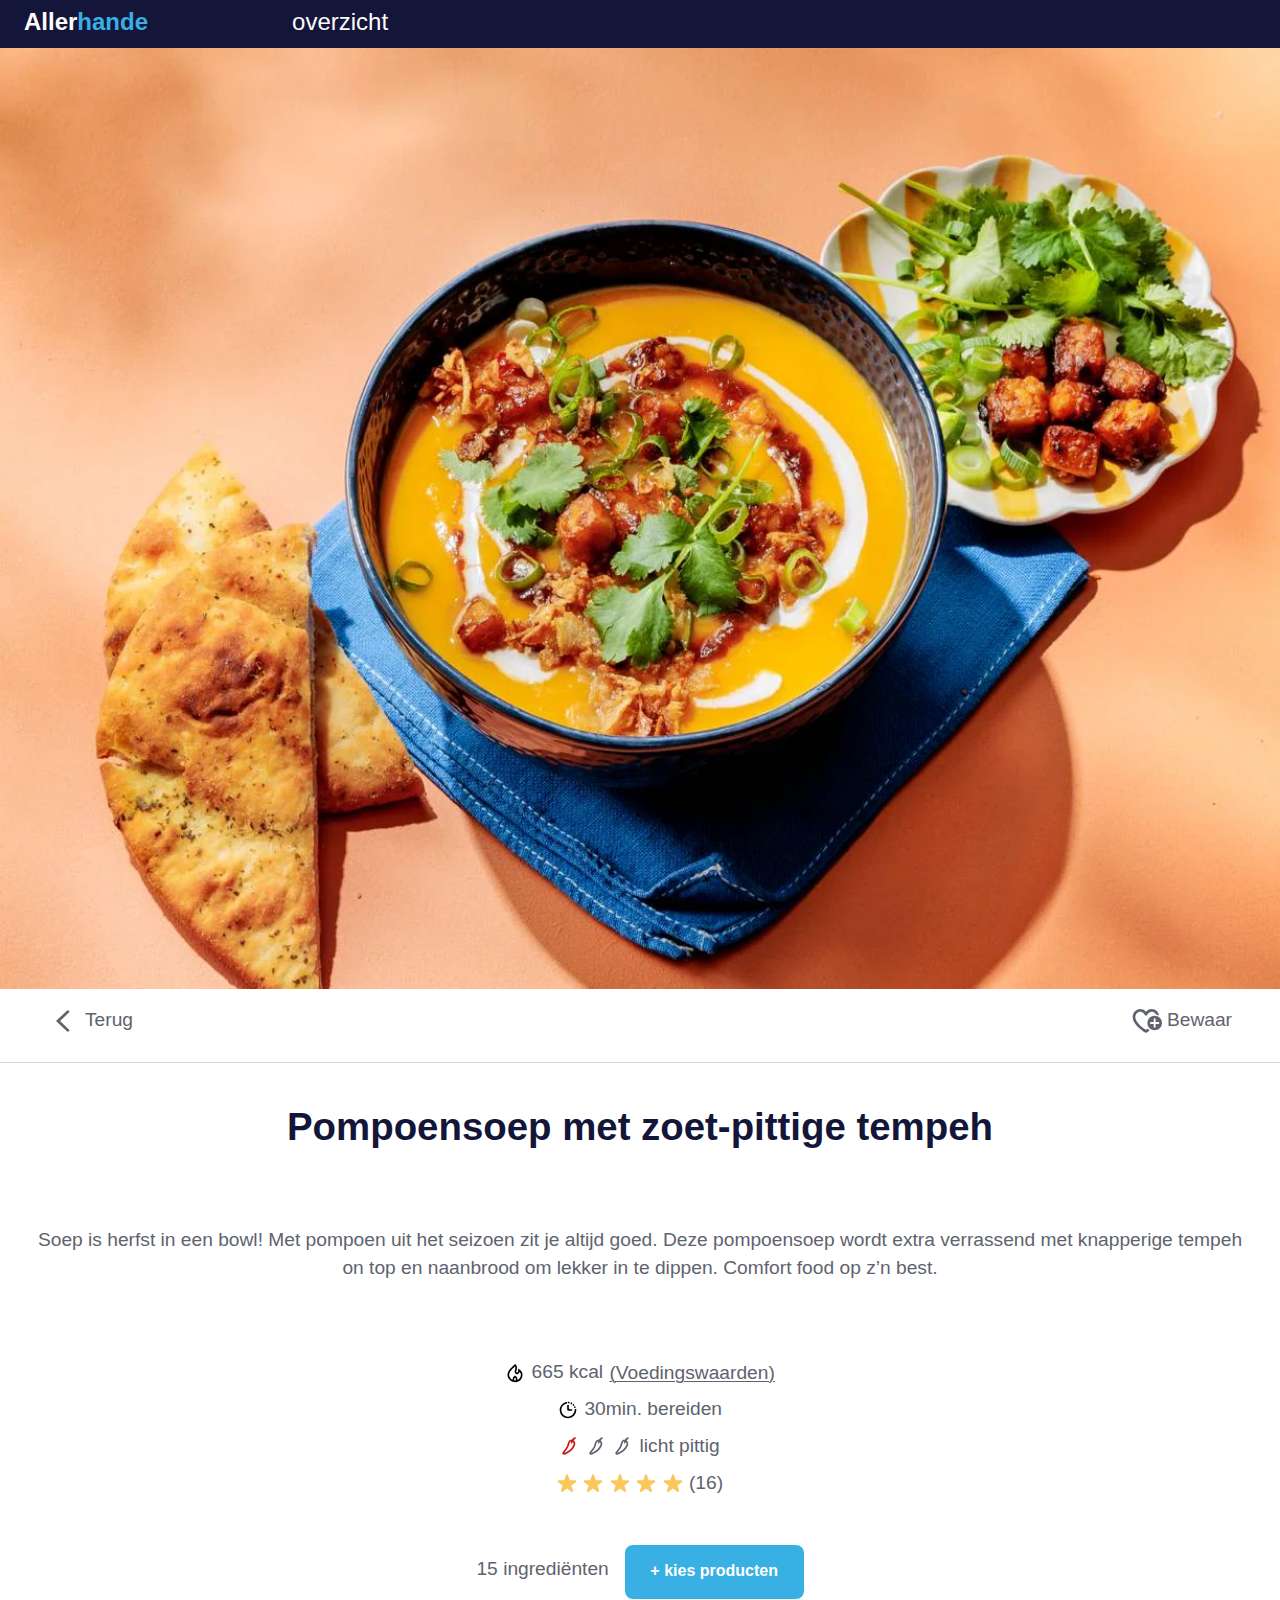
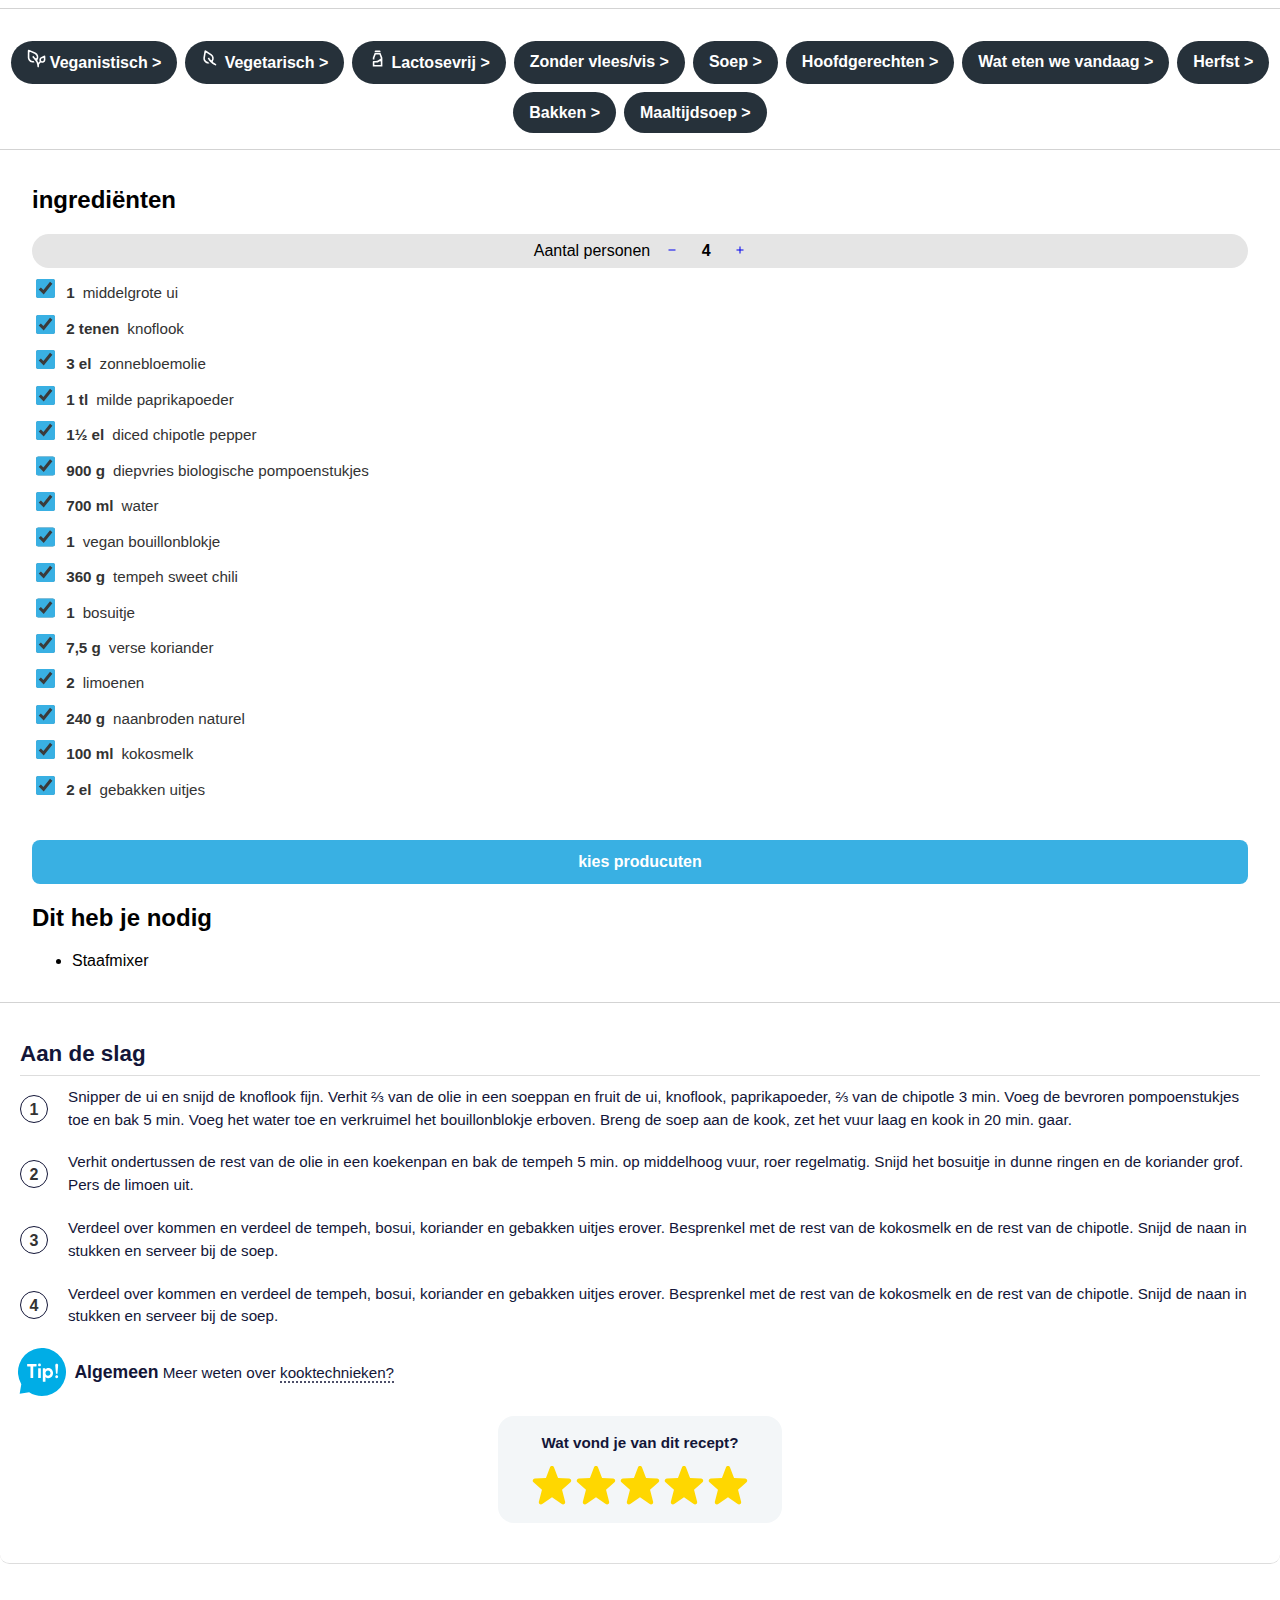
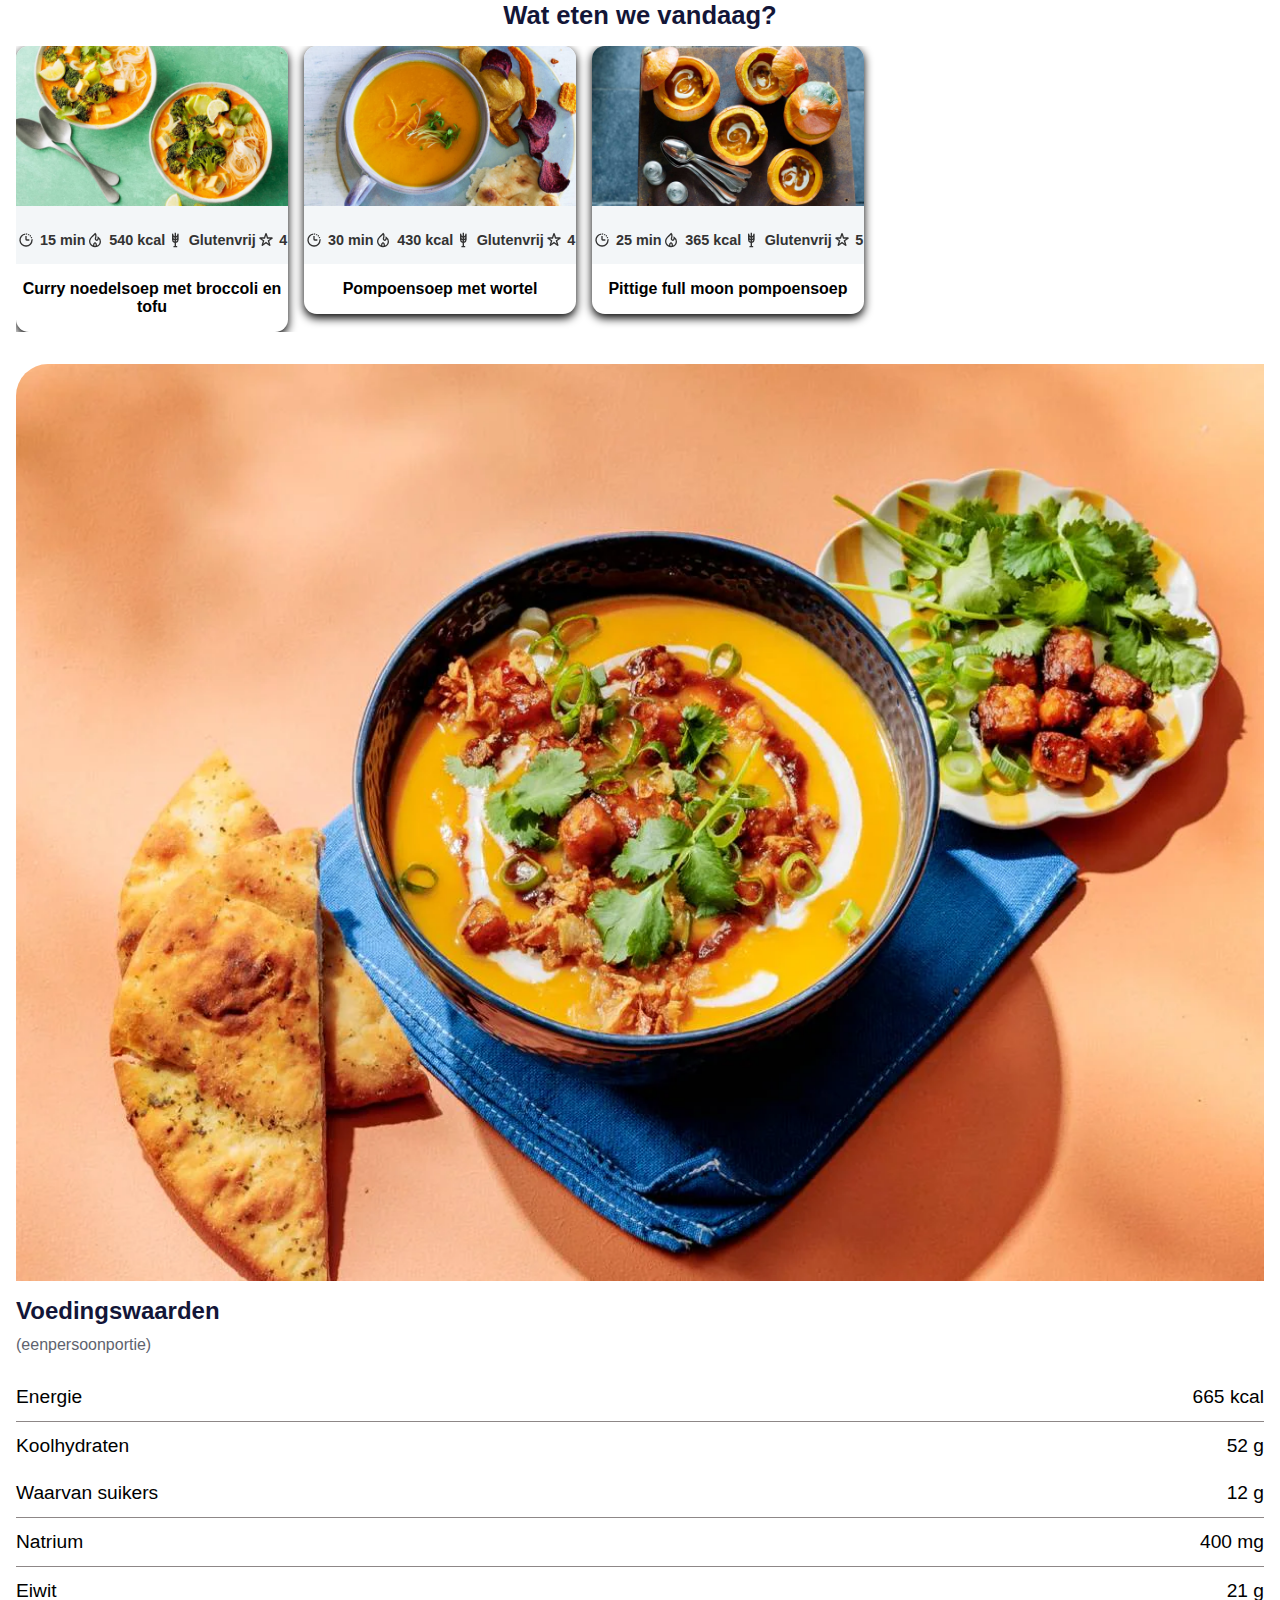
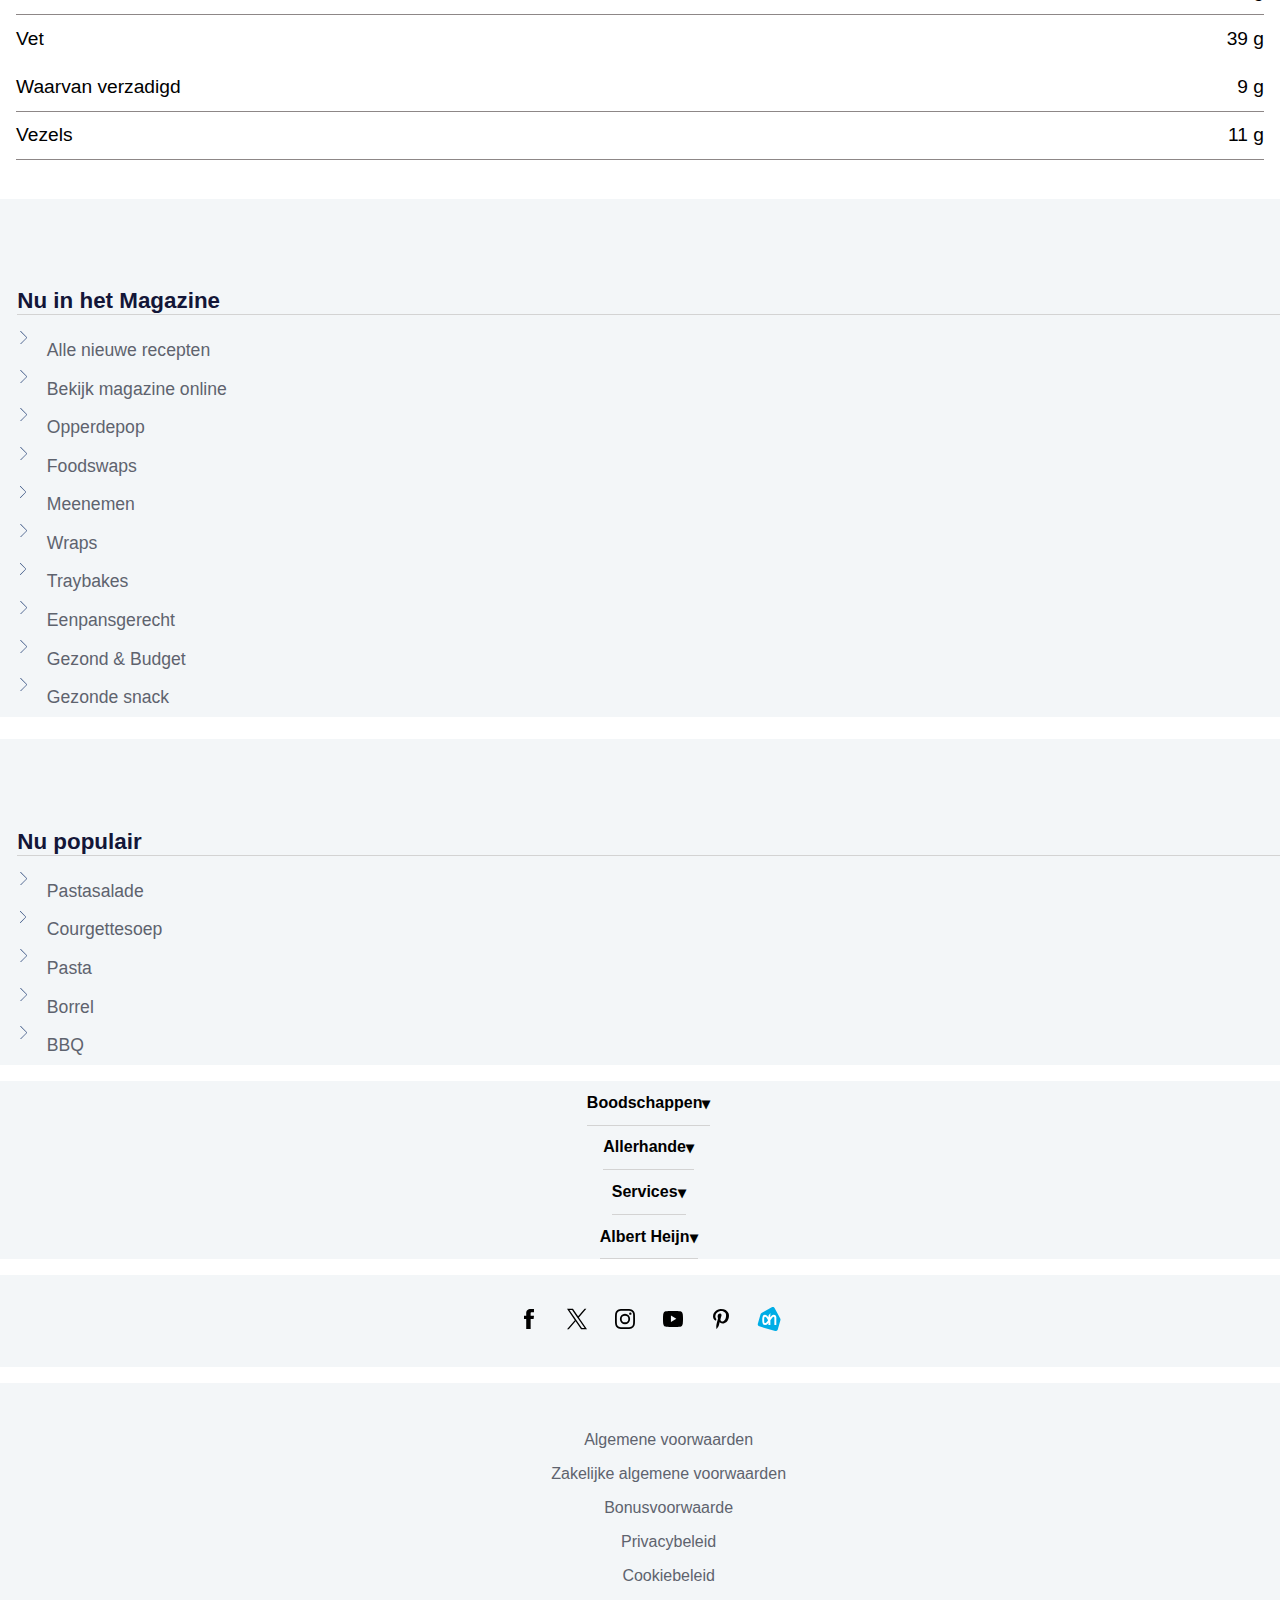
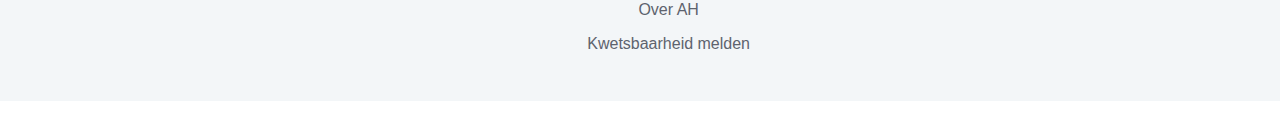
<file: ah_fed_jc/recept-index.html>
<!DOCTYPE html>
<html lang="nl">
<head>
    <meta charset="UTF-8">
    <meta name="viewport" content="width=device-width, initial-scale=1.0">
    <title>pompoensoep-met-zoet-pittige-tempeh</title>
 
    <link href="receptstyles.css" rel="stylesheet">
</head>
<body>
    <header>
         <p>Aller<span>hande</span></p>
            <details>
                <summary>overzicht</summary>
                <ul>
                    <li>
                        <a href="#">recepten</a>
                    </li>
                    <li>
                        <a href="#">Video's</a>
                    </li>
                    <li>
                        <a href="#">Thema's</a>
                    </li>
                    <li>
                        <a href="#">Magazines</a>
                    </li>
                    <li>
                        <a href="#">Mijn favoriete</a>
                    </li>
                    <li>
                        <a href="#">Kids</a>
                    </li>
                    <li>
                        <a href="#">Kookschrift</a>
                    </li>
                </ul>
            </details>
    </header>
    <main>
        <section>
            <h1>
                Pompoensoep met zoet-pittige tempeh
            </h1>
            <ul>
                <li>    
                    <svg xmlns="http://www.w3.org/2000/svg" viewBox="0 0 24 24" height="20" width="20" fill="currentColor" class="breadcrumbs_backIcon___hqyP"><path d="M15.689 19.707a1.11 1.11 0 0 1-1.502 0L6 12l8.187-7.707a1.11 1.11 0 0 1 1.502 0 .96.96 0 0 1 0 1.414L9.004 12l6.685 6.293a.96.96 0 0 1 0 1.414"></path></svg>
                    <a href="index.html">Terug</a>
                </li>
                <li>
                    <svg xmlns="http://www.w3.org/2000/svg" fill="none" viewBox="0 0 24 24" focusable="false" width="24" height="24"><path fill="currentColor" fill-rule="evenodd" d="M24 13.5a5.5 5.5 0 1 1-11 0 5.5 5.5 0 0 1 11 0m-6.2-2.8a.7.7 0 1 1 1.4 0v2.1h2.1a.7.7 0 1 1 0 1.4h-2.1v2.1a.7.7 0 1 1-1.4 0v-2.1h-2.1a.7.7 0 1 1 0-1.4h2.1z" clip-rule="evenodd"></path><path fill="currentColor" fill-rule="evenodd" d="M12 18.627c-3.2-2.096-8-6.124-8-9.51C4 6.829 5.669 4.959 7.74 5c1.202 0 2.31.672 2.976 1.81l.425.712a1 1 0 0 0 1.717 0l.431-.72c.66-1.131 1.767-1.801 2.984-1.801 1.398-.014 2.608.826 3.247 2.078.86.135 1.664.44 2.377.877-.51-2.84-2.854-4.966-5.635-4.955-1.465 0-2.87.636-3.896 1.718a.5.5 0 0 1-.734 0C10.605 3.636 9.204 3 7.752 3 4.594 2.943 2 5.718 2 9.118c0 5.37 7.889 10.56 9.471 11.545l.529.329.528-.33c.403-.25 1.216-.776 2.203-1.509l-1.442-1.416c-.447.325-.88.623-1.289.89" clip-rule="evenodd"></path></svg>                    
                    <a href="#">Bewaar</a>
                </li>
            </ul>
            <p>
                Soep is herfst in een bowl! Met pompoen uit het seizoen zit je altijd goed. Deze pompoensoep wordt extra verrassend met knapperige tempeh on top en naanbrood om lekker in te dippen. Comfort food op z’n best.
            </p>
            <ul>
                <li>
                    <svg xmlns="http://www.w3.org/2000/svg" id="ah-next-core-svg__Layer_1" data-name="Layer 1" viewBox="0 0 24 24" focusable="false" class="recipe-header-energy_icon__GelPJ" height="24" width="24" aria-hidden="true"><defs><style>.ah-next-core-svg__cls-2{fill:none;opacity:.05}</style></defs><path d="M0 0h24v24H0z" class="ah-next-core-svg__cls-2"></path><path d="M0 0h24v24H0z" class="ah-next-core-svg__cls-2"></path><path d="m17.379 7.678-1.634-1.136.064 1.989a3.76 3.76 0 0 1-.777 2.7.51.51 0 0 1-.427.187c-.59-.05-.749-.284-.8-.361a2.67 2.67 0 0 1-.069-1.813c.706-1.886 1.409-5.892-.983-7.561l-.678-.473-.592.577s-4.288 4.178-4.9 4.783A11.57 11.57 0 0 0 3.13 12.5a8.55 8.55 0 0 0 .7 5.273A9.34 9.34 0 0 0 12 23.032a9.39 9.39 0 0 0 7.978-4.582 9 9 0 0 0 1.041-4 7.59 7.59 0 0 0-3.64-6.772M12.539 21c-.18.014-.36.037-.541.037-.155 0-.312-.026-.468-.038a3.36 3.36 0 0 1-.522-1.6 2.6 2.6 0 0 1 1.016-2.014 2.53 2.53 0 0 1 .961 1.979A4.1 4.1 0 0 1 12.539 21m5.678-3.5a7.1 7.1 0 0 1-3.366 2.925 5 5 0 0 0 .134-1.063 4.62 4.62 0 0 0-2.475-4.055l-.484-.268-.484.268A4.74 4.74 0 0 0 9.008 19.4a4.3 4.3 0 0 0 .127.952 7.4 7.4 0 0 1-3.5-3.43 6.55 6.55 0 0 1-.535-4.054 9.67 9.67 0 0 1 2.91-4.892c.437-.436 2.851-2.789 4.108-4.016a6.86 6.86 0 0 1-.269 4.631 4.59 4.59 0 0 0 .3 3.575 2.9 2.9 0 0 0 2.3 1.241 2.51 2.51 0 0 0 1.971-.728 4.54 4.54 0 0 0 1.192-2.2 5.34 5.34 0 0 1 1.417 3.937 7 7 0 0 1-.812 3.084"></path></svg>
                    <p>
                        665 kcal
                    </p>
                    <a href="#">(Voedingswaarden)</a>
                </li>
                <li>
                    <svg xmlns="http://www.w3.org/2000/svg" data-name="Layer 1" viewBox="0 0 24 24" focusable="false" class="recipe-header-time_icon__B0kR6" height="24" width="24" aria-hidden="true"><path fill="none" d="M0 0h24v24H0z" opacity="0.05"></path><path d="M13 10V6h-2v5a2 2 0 0 0 2 2h4v-2h-3a1 1 0 0 1-1-1m4.92-3.4a1 1 0 0 0 1.26 0 1 1 0 0 0 0-1.57 1 1 0 0 0-1.55.33 1 1 0 0 0 .26 1.21zm-5.57-2.78a1 1 0 0 0 1.26 0 1 1 0 0 0 0-1.57 1 1 0 0 0-1.55.33 1 1 0 0 0 .26 1.2zm3.1.94a1 1 0 0 0 1.26 0 1 1 0 0 0 0-1.57 1 1 0 0 0-1.55.33 1 1 0 0 0 .25 1.21z"></path><path d="m21.89 10.57-1.95.5c0 .31.06.62.06.93a8 8 0 1 1-9-7.93v-2A10 10 0 1 0 22 12a10 10 0 0 0-.11-1.43"></path><path d="M19.54 9.23a1 1 0 0 0 1.26 0 1 1 0 0 0 0-1.57 1 1 0 0 0-1.51.34 1 1 0 0 0 .25 1.23"></path></svg>
                    <p>
                        30min. bereiden
                    </p>
                </li>
                <li>
                    <svg xmlns="http://www.w3.org/2000/svg" viewBox="0 0 24 24" focusable="false" class="" height="24" width="24" aria-hidden="true"><path stroke="currentColor" stroke-linecap="round" stroke-width="2" d="M14 8c.5-2 1.5-4.5 4-5.5"></path><path fill="none" stroke="currentColor" stroke-width="2" d="M12.469 5.52C10.285 5.953 10.454 10.021 9 13c-1.537 3.149-6.256 7.434-5.136 8.212C5 22 7.5 20.5 7.5 20.5s7-3 9.5-9.5c.968-2.516.003-4.817-2.61-5.476-.728-.184-1.264-.134-1.921-.004z" clip-rule="evenodd"></path></svg>
 
                    <svg xmlns="http://www.w3.org/2000/svg" viewBox="0 0 24 24" focusable="false" class="recipe-header-spiciness_notSpicy__woj4J" height="24" width="24" aria-hidden="true"><path stroke="currentColor" stroke-linecap="round" stroke-width="2" d="M14 8c.5-2 1.5-4.5 4-5.5"></path><path fill="none" stroke="currentColor" stroke-width="2" d="M12.469 5.52C10.285 5.953 10.454 10.021 9 13c-1.537 3.149-6.256 7.434-5.136 8.212C5 22 7.5 20.5 7.5 20.5s7-3 9.5-9.5c.968-2.516.003-4.817-2.61-5.476-.728-.184-1.264-.134-1.921-.004z" clip-rule="evenodd"></path></svg>
 
                    <svg xmlns="http://www.w3.org/2000/svg" viewBox="0 0 24 24" focusable="false" class="recipe-header-spiciness_notSpicy__woj4J" height="24" width="24" aria-hidden="true"><path stroke="currentColor" stroke-linecap="round" stroke-width="2" d="M14 8c.5-2 1.5-4.5 4-5.5"></path><path fill="none" stroke="currentColor" stroke-width="2" d="M12.469 5.52C10.285 5.953 10.454 10.021 9 13c-1.537 3.149-6.256 7.434-5.136 8.212C5 22 7.5 20.5 7.5 20.5s7-3 9.5-9.5c.968-2.516.003-4.817-2.61-5.476-.728-.184-1.264-.134-1.921-.004z" clip-rule="evenodd"></path></svg>
                    <p>
                        licht pittig
                    </p>
                </li>
                <li>
                    <svg xmlns="http://www.w3.org/2000/svg" viewBox="0 0 22 20" focusable="false" width="24" height="24" aria-hidden="true"><path fill="#FAC75A" d="M19.942 7a1.188 1.188 0 0 1 .698 2.154l-4.817 3.495.88 2.724.995 3.198a1.176 1.176 0 0 1-1.169 1.326c-.245 0-.49-.076-.7-.228l-4.832-3.499-4.825 3.497a1.189 1.189 0 0 1-1.83-1.332l1.85-5.675-4.834-3.507a1.19 1.19 0 0 1-.433-1.33A1.185 1.185 0 0 1 2.056 7h5.972l1.84-5.675a1.19 1.19 0 0 1 1.133-.822c.516 0 .97.33 1.132.82l1.842 5.68z"></path></svg>
 
                    <svg xmlns="http://www.w3.org/2000/svg" viewBox="0 0 22 20" focusable="false" width="24" height="24" aria-hidden="true"><path fill="#FAC75A" d="M19.942 7a1.188 1.188 0 0 1 .698 2.154l-4.817 3.495.88 2.724.995 3.198a1.176 1.176 0 0 1-1.169 1.326c-.245 0-.49-.076-.7-.228l-4.832-3.499-4.825 3.497a1.189 1.189 0 0 1-1.83-1.332l1.85-5.675-4.834-3.507a1.19 1.19 0 0 1-.433-1.33A1.185 1.185 0 0 1 2.056 7h5.972l1.84-5.675a1.19 1.19 0 0 1 1.133-.822c.516 0 .97.33 1.132.82l1.842 5.68z"></path></svg>
 
                    <svg xmlns="http://www.w3.org/2000/svg" viewBox="0 0 22 20" focusable="false" width="24" height="24" aria-hidden="true"><path fill="#FAC75A" d="M19.942 7a1.188 1.188 0 0 1 .698 2.154l-4.817 3.495.88 2.724.995 3.198a1.176 1.176 0 0 1-1.169 1.326c-.245 0-.49-.076-.7-.228l-4.832-3.499-4.825 3.497a1.189 1.189 0 0 1-1.83-1.332l1.85-5.675-4.834-3.507a1.19 1.19 0 0 1-.433-1.33A1.185 1.185 0 0 1 2.056 7h5.972l1.84-5.675a1.19 1.19 0 0 1 1.133-.822c.516 0 .97.33 1.132.82l1.842 5.68z"></path></svg>
 
                    <svg xmlns="http://www.w3.org/2000/svg" viewBox="0 0 22 20" focusable="false" width="24" height="24" aria-hidden="true"><path fill="#FAC75A" d="M19.942 7a1.188 1.188 0 0 1 .698 2.154l-4.817 3.495.88 2.724.995 3.198a1.176 1.176 0 0 1-1.169 1.326c-.245 0-.49-.076-.7-.228l-4.832-3.499-4.825 3.497a1.189 1.189 0 0 1-1.83-1.332l1.85-5.675-4.834-3.507a1.19 1.19 0 0 1-.433-1.33A1.185 1.185 0 0 1 2.056 7h5.972l1.84-5.675a1.19 1.19 0 0 1 1.133-.822c.516 0 .97.33 1.132.82l1.842 5.68z"></path></svg>
 
                    <svg xmlns="http://www.w3.org/2000/svg" viewBox="0 0 22 20" focusable="false" width="24" height="24" aria-hidden="true"><path fill="#FAC75A" d="M19.942 7a1.188 1.188 0 0 1 .698 2.154l-4.817 3.495.88 2.724.995 3.198a1.176 1.176 0 0 1-1.169 1.326c-.245 0-.49-.076-.7-.228l-4.832-3.499-4.825 3.497a1.189 1.189 0 0 1-1.83-1.332l1.85-5.675-4.834-3.507a1.19 1.19 0 0 1-.433-1.33A1.185 1.185 0 0 1 2.056 7h5.972l1.84-5.675a1.19 1.19 0 0 1 1.133-.822c.516 0 .97.33 1.132.82l1.842 5.68z"></path></svg>
                    <p>
                        (16)
                    </p>
                </li>
            </ul>
            <ul>
                <li>
                    <p>
                        15 ingrediënten
                    </p>
                </li>
                <li>
                    <a
                        href="#">+ Kies producten
                    </a>
                </li>
            </ul>
                <img src="images/pompoen-soep.jpg" alt="afbeelding van pompoensoep met zoet-pittige tempeh">
        </section>  
        <section>
            <ul>
                <li>
                    <svg xmlns="http://www.w3.org/2000/svg" viewBox="0 0 24 24" height="21" width="24" class="recipe-tag_dietIcon__Jqwez" aria-hidden="true">
                    <path fill="currentColor" d="M22.948 9.658a1.284 1.284 0 0 0-1.821-1.144l-3.719 1.717a3.7 3.7 0 0 0-1.828 2.33 3.85 3.85 0 0 0 .345 2.8 13 13 0 0 0-1.742 1.818 12.5 12.5 0 0 0-.7-1.64c-.2-.389-.42-.758-.642-1.117a6.72 6.72 0 0 0 1.134-5.9 6.5 6.5 0 0 0-3.337-4.054L3.2 1.189A1.574 1.574 0 0 0 .987 2.628L.982 10.8v.074a6.5 6.5 0 0 0 1.034 3.113 6.64 6.64 0 0 0 4.758 2.966 7 7 0 0 0 .81.05 6.6 6.6 0 0 0 1.923-.291 19 19 0 0 0-1.221-1.777 4.5 4.5 0 0 1-1.267.034 4.64 4.64 0 0 1-3.328-2.074 4.46 4.46 0 0 1-.712-2.132V4.82a1 1 0 0 1 1.4-.915L9.764 6.27a4.45 4.45 0 0 1 2.286 2.8 4.7 4.7 0 0 1 .162 1.635 1.007 1.007 0 0 1-1.759.547 59 59 0 0 0-1.55-1.68l-.986-1.04-1.452 1.376.988 1.043c.135.142.277.295.417.445l.051.054c.09.1.177.19.268.289a23 23 0 0 1 3.4 4.524c.041.068.085.132.123.2.018.036.031.076.049.112.048.091.1.176.147.269a11.9 11.9 0 0 1 1.077 4.806V22a1 1 0 0 0 2 0v-1.967c0-.778.965-2 2.084-3.007a.5.5 0 0 1 .555-.064 3.76 3.76 0 0 0 1.621.371 4 4 0 0 0 .953-.12 3.77 3.77 0 0 0 2.821-3.442v-.038zm-2.188 4.835a1.791 1.791 0 0 1-3.246-1.421 1.68 1.68 0 0 1 .8-1.057l1.96-.9a.5.5 0 0 1 .709.445l.037 2.134a1.7 1.7 0 0 1-.26.799"></path>
                    </svg>
                    <a href="#">Veganistisch &gt;</a>
                </li>
                <li>
                    <svg xmlns="http://www.w3.org/2000/svg" viewBox="0 0 24 24" height="21" width="24" class="recipe-tag_dietIcon__Jqwez" aria-hidden="true">
                    <path fill="currentColor" d="M15.134 16.644a1.04 1.04 0 0 1-.215-1.376 6.63 6.63 0 0 0 1.008-4.323 6.4 6.4 0 0 0-2.6-4.469l-6.7-4.355A1.563 1.563 0 0 0 4.229 3.18L2.937 11.1l-.009.074a6.4 6.4 0 0 0 .513 3.188 6.55 6.55 0 0 0 5.982 3.9 6.3 6.3 0 0 0 1.261-.143 18 18 0 0 1-1.707-1.881 4.4 4.4 0 0 1-.818-.157 4.54 4.54 0 0 1-2.888-2.527 4.35 4.35 0 0 1-.354-2.168l.931-5.708A1 1 0 0 1 7.38 5l4.793 3.114a4.35 4.35 0 0 1 1.767 3.063 4.64 4.64 0 0 1-.265 2.151 1 1 0 0 1-1.709.227 15 15 0 0 1-1.346-2.031l-.48-.878-1.755.96.48.876c.028.052.064.109.094.161.324.551.677 1.11 1.078 1.673a18 18 0 0 0 1.245 1.533h-.013a17 17 0 0 0 1.512 1.468c.269.235.564.459.854.694a31.4 31.4 0 0 0 4.081 2.382.973.973 0 0 0 1.335-.475.976.976 0 0 0-.481-1.282 19.2 19.2 0 0 1-3.436-1.992"></path>
                    </svg>
                    <a href="#">Vegetarisch &gt;</a>
                </li>
                <li>
                    <svg xmlns="http://www.w3.org/2000/svg" viewBox="0 0 24 24" height="21" width="24" class="recipe-tag_dietIcon__Jqwez" aria-hidden="true">
                    <path fill="currentColor" d="M15.67 5H8.316l-2.323 5.808V13h2v-1.8L9.67 7h4.646l1.677 4.192v.71l-2.765 1.965a5.98 5.98 0 0 1-3.461 1.1H6.993a1 1 0 0 0-1 1V22h12V10.808zM7.993 20v-3.028h1.775a7.98 7.98 0 0 0 4.62-1.475l.026-.019a1 1 0 0 1 1.579.816V20zm7.675-16.707a1.32 1.32 0 0 0-1.319-1.319h-4.7a1.32 1.32 0 0 0-1.317 1.319v.678h7.336z"></path>
                    </svg>
                    <a href="#">Lactosevrij &gt;</a>
                </li>
                <li>       
                    <a href="#">Zonder vlees/vis ></a>
                </li>
                <li>
                    <a href="#">Soep ></a>
                </li>
                <li>                   
                    <a href="#">Hoofdgerechten ></a>
                </li>
                <li>
                    <a href="#">Wat eten we vandaag ></a>
                </li>
                <li>    
                    <a href="#">Herfst ></a>
                </li>
                <li>    
                    <a href="#">Bakken ></a>
                </li>
                <li>    
                    <a href="#">Maaltijdsoep ></a>
                </li>
            </ul>
        </section>
        <section>
            <h2>
                ingrediënten
            </h2>
            <ul>
                <li>
                    <p>
                        Aantal personen
                    </p>
                    <a href="#" aria-label="Minder personen">
                    <svg xmlns="http://www.w3.org/2000/svg" width="12" height="12" viewBox="0 0 24 24" fill="currentColor">
                        <path d="M5 11h14v2H5z"/>
                    </svg>
                    </a>
                    <p>
                        4 
                    </p>
                 <a href="#" aria-label="Meer personen">
                 <svg xmlns="http://www.w3.org/2000/svg" width="12" height="12" viewBox="0 0 24 24" fill="currentColor">
                <path d="M19 11H13V5h-2v6H5v2h6v6h2v-6h6z"/>
                </svg>
            </a>
              </li> 
            </ul>
            <ul>
                <li><input type="checkbox" checked aria-label="1 middelgroot uit"> <span>1</span> middelgrote ui</li>
                <li><input type="checkbox" checked aria-label="2 tenen knoflook"> <span>2 tenen</span> knoflook</li>
                <li><input type="checkbox" checked aria-label="3 eetlepels zonnenbloemolie"> <span>3 el</span> zonnebloemolie</li>
                <li><input type="checkbox" checked aria-label="1 theelepel milde paprpikapoeder"> <span>1 tl</span> milde paprikapoeder</li>
                <li><input type="checkbox" checked aria-label="anderhalve eetlepel diced chipotle pepper"><span> 1½ el</span> diced chipotle pepper</li>
                <li><input type="checkbox" checked aria-label="900 gram diepvries biologische pompoenstukjes"><span> 900 g</span> diepvries biologische pompoenstukjes</li>
                <li><input type="checkbox" checked aria-label="700 milliter water"> <span>700 ml</span> water</li>
                <li><input type="checkbox" checked aria-label="1 vegan bouillonblokje"><span> 1</span> vegan bouillonblokje</li>
                <li><input type="checkbox" checked aria-label="360 gram tempeh sweet chili"><span> 360 g</span> tempeh sweet chili</li>
                <li><input type="checkbox" checked aria-label="1 bosuitje"> <span>1</span>bosuitje</li>
                <li><input type="checkbox" checked aria-label="7,5 gram verse koriander"><span> 7,5 g</span> verse koriander</li>
                <li><input type="checkbox" checked aria-label="2 limoenen"><span> 2</span> limoenen</li>
                <li><input type="checkbox" checked aria-label="240 gram naanbrood naturel"> <span>240 g</span> naanbroden naturel</li>
                <li><input type="checkbox" checked aria-label="100 milliter kokosmelk"> <span>100 ml</span> kokosmelk</li>
                <li><input type="checkbox" checked aria-label="2 eetlepels gebakken uitjes"> <span>2 el</span> gebakken uitjes</li>
            </ul>
            <a href="#">Kies producuten</a>
            <h2>
                Dit heb je nodig
            </h2>
            <ul>
                <li>
                    <p>Staafmixer</p>
                </li>
            </ul>
        </section>
        <section>
            <h2>
                Aan de slag
            </h2>
            <ol>
                <li>
                    <p>
                        Snipper de ui en snijd de knoflook fijn. Verhit ⅔ van de olie in een soeppan
                         en fruit de ui, knoflook, paprikapoeder, ⅔ van de chipotle 3 min. Voeg de
                        bevroren pompoenstukjes toe en bak 5 min. Voeg het water toe en verkruimel
                        het bouillonblokje erboven. Breng de soep aan de kook, zet het vuur laag en
                        kook in 20 min. gaar.
                    </p>
                </li>
                <li>
                    <p>
                        Verhit ondertussen de rest van de olie in een koekenpan en bak de tempeh
                        5 min. op middelhoog vuur, roer regelmatig. Snijd het bosuitje in dunne
                        ringen en de koriander grof. Pers de limoen uit.
                    </p>
                </li>
                <li>
                    <p>
                        Verdeel over kommen en verdeel de tempeh, bosui, koriander en gebakken
                        uitjes erover. Besprenkel met de rest van de kokosmelk en de rest van de
                        chipotle. Snijd de naan in stukken en serveer bij de soep.
                    </p>
                </li>
                <li>
                    <p>
                        Verdeel over kommen en verdeel de tempeh, bosui, koriander en gebakken uitjes erover.
                        Besprenkel met de rest van de kokosmelk en de rest van de chipotle.
                        Snijd de naan in stukken en serveer bij de soep.
                    </p>
                </li>
            </ol>
            <ul>
                <li>
                    <svg xmlns="http://www.w3.org/2000/svg" fill="none" viewBox="0 0 48 48" focusable="false" class="recipe-tips_icon__S0TvF">
                    <title>Stap-tip</title>
                    <path fill="#00ade6" fill-rule="evenodd" d="M24 48A24 24 0 1 0 3.3 36.15l-1.64 9.7 9.45-1.6A23.9 23.9 0 0 0 24 48" clip-rule="evenodd"></path>
                    <path fill="#fff" d="M18.25 16h-8.8c-.18 0-.3.12-.3.3v1.82c0 .18.12.3.3.3h3.04V29.7c0 .18.12.3.3.3h2.14c.18 0 .3-.12.3-.3V18.42h3.02c.18 0 .3-.12.3-.3V16.3c0-.18-.12-.3-.3-.3m3.25 2.34c.8 0 1.44-.66 1.44-1.46a1.45 1.45 0 1 0-2.9 0c0 .8.64 1.46 1.46 1.46m-1.32 2.16v9.2c0 .18.12.3.3.3h2.04c.18 0 .3-.12.3-.3v-9.2c0-.18-.12-.3-.3-.3h-2.04c-.18 0-.3.12-.3.3m10.13-.52c-1.24 0-2.24.6-2.98 1.44l-.06-.92c-.02-.18-.12-.3-.3-.3h-1.84c-.18 0-.3.12-.3.3v13c0 .18.12.3.3.3h2.04c.18 0 .3-.12.3-.3v-4.48a3.8 3.8 0 0 0 2.84 1.24c2.74 0 4.74-2.28 4.74-5.14s-2-5.14-4.74-5.14m-.32 7.88c-1.44 0-2.5-1.28-2.5-2.76s1.06-2.72 2.5-2.72c1.46 0 2.52 1.16 2.52 2.72 0 1.58-1.06 2.76-2.52 2.76M40.13 17.5c.1-1.02-.58-1.66-1.44-1.66-.84 0-1.52.64-1.42 1.66l.7 8.04c.02.2.12.28.3.28h.88c.18 0 .28-.08.3-.28zM38.7 30.26c.8 0 1.44-.64 1.44-1.46 0-.8-.64-1.44-1.44-1.44-.82 0-1.46.64-1.46 1.44 0 .82.64 1.46 1.46 1.46"></path>
                    </svg>
                    <p><span>Algemeen</span> Meer weten over <span>kooktechnieken?</span></p>
                </li>
            </ul>
            <ul>
                <li>
                    <p>
                        Wat vond je van dit recept?
                    </p>
                    <span>
                        <svg xmlns="http://www.w3.org/2000/svg" viewBox="0 0 40 40" height="40" width="40" fill="currentColor"><path d="M18.131 4.092c.655-1.716 3.083-1.716 3.738 0L25.5 13.61l10.081.493c1.796.087 2.573 2.315 1.222 3.5l-7.68 6.742 2.822 10.808c.468 1.791-1.54 3.202-3.067 2.154L20 31.213l-8.878 6.094c-1.527 1.048-3.535-.363-3.067-2.154l2.822-10.808-7.68-6.742c-1.351-1.186-.574-3.413 1.222-3.5l10.08-.493z"></path></svg>
                        <svg xmlns="http://www.w3.org/2000/svg" viewBox="0 0 40 40" height="40" width="40" fill="currentColor"><path d="M18.131 4.092c.655-1.716 3.083-1.716 3.738 0L25.5 13.61l10.081.493c1.796.087 2.573 2.315 1.222 3.5l-7.68 6.742 2.822 10.808c.468 1.791-1.54 3.202-3.067 2.154L20 31.213l-8.878 6.094c-1.527 1.048-3.535-.363-3.067-2.154l2.822-10.808-7.68-6.742c-1.351-1.186-.574-3.413 1.222-3.5l10.08-.493z"></path></svg>
                        <svg xmlns="http://www.w3.org/2000/svg" viewBox="0 0 40 40" height="40" width="40" fill="currentColor"><path d="M18.131 4.092c.655-1.716 3.083-1.716 3.738 0L25.5 13.61l10.081.493c1.796.087 2.573 2.315 1.222 3.5l-7.68 6.742 2.822 10.808c.468 1.791-1.54 3.202-3.067 2.154L20 31.213l-8.878 6.094c-1.527 1.048-3.535-.363-3.067-2.154l2.822-10.808-7.68-6.742c-1.351-1.186-.574-3.413 1.222-3.5l10.08-.493z"></path></svg>
                        <svg xmlns="http://www.w3.org/2000/svg" viewBox="0 0 40 40" height="40" width="40" fill="currentColor"><path d="M18.131 4.092c.655-1.716 3.083-1.716 3.738 0L25.5 13.61l10.081.493c1.796.087 2.573 2.315 1.222 3.5l-7.68 6.742 2.822 10.808c.468 1.791-1.54 3.202-3.067 2.154L20 31.213l-8.878 6.094c-1.527 1.048-3.535-.363-3.067-2.154l2.822-10.808-7.68-6.742c-1.351-1.186-.574-3.413 1.222-3.5l10.08-.493z"></path></svg>
                        <svg xmlns="http://www.w3.org/2000/svg" viewBox="0 0 40 40" height="40" width="40" fill="currentColor"><path d="M18.131 4.092c.655-1.716 3.083-1.716 3.738 0L25.5 13.61l10.081.493c1.796.087 2.573 2.315 1.222 3.5l-7.68 6.742 2.822 10.808c.468 1.791-1.54 3.202-3.067 2.154L20 31.213l-8.878 6.094c-1.527 1.048-3.535-.363-3.067-2.154l2.822-10.808-7.68-6.742c-1.351-1.186-.574-3.413 1.222-3.5l10.08-.493z"></path></svg>
                    </span>
                </li>
            </ul>
        </section>
        <section>
            <h2>Wat eten we vandaag?</h2>
            <ul>
    <!-- Soep 1 -->
    <li>
        <article>
            <p>Curry noedelsoep met broccoli en tofu</p>
            <ul>
                <li>
                    <svg xmlns="http://www.w3.org/2000/svg" viewBox="0 0 24 24" width="16" height="16"><title>Time Icon</title><path fill="currentColor" d="M13 10V6h-2v5a2 2 0 002 2h4v-2h-3a1 1 0 01-1-1zM17.92 6.6a1 1 0 001.26 0 1 1 0 000-1.57 1 1 0 00-1.55.33 1 1 0 00.26 1.21zM12.35 3.82a1 1 0 001.26 0 1 1 0 000-1.57 1 1 0 00-1.55.33 1 1 0 00.26 1.2zM15.45 4.76a1 1 0 001.26 0 1 1 0 000-1.57 1 1 0 00-1.55.33 1 1 0 00.25 1.21z"></path><path fill="currentColor" d="M21.89 10.57l-1.95.5c0 .31.06.62.06.93a8 8 0 11-9-7.93v-2A10 10 0 1022 12a9.63 9.63 0 00-.11-1.43z"></path><path fill="currentColor" d="M19.54 9.23a1 1 0 001.26 0 1 1 0 000-1.57 1 1 0 00-1.51.34 1 1 0 00.25 1.23z"></path></svg>
                    <p>15 min</p>
                </li>
                <li>
                    <svg xmlns="http://www.w3.org/2000/svg" viewBox="0 0 24 24" width="16" height="16"><title>Calories Icon</title><path fill="currentColor" d="M17.379 7.678l-1.634-1.136.064 1.989a3.764 3.764 0 01-.777 2.7.512.512 0 01-.427.187c-.59-.05-.749-.284-.8-.361a2.672 2.672 0 01-.069-1.813c.706-1.886 1.409-5.892-.983-7.561l-.678-.473-.592.577s-4.288 4.178-4.9 4.783A11.568 11.568 0 003.13 12.5a8.547 8.547 0 00.7 5.273A9.343 9.343 0 0012 23.032a9.392 9.392 0 007.978-4.582 9.032 9.032 0 001.041-4 7.592 7.592 0 00-3.64-6.772zM12.539 21c-.18.014-.36.037-.541.037-.155 0-.312-.026-.468-.038a3.36 3.36 0 01-.522-1.6 2.6 2.6 0 011.016-2.014 2.528 2.528 0 01.961 1.979A4.066 4.066 0 0112.539 21zm5.678-3.5a7.1 7.1 0 01-3.366 2.925 4.9 4.9 0 00.134-1.063 4.618 4.618 0 00-2.475-4.055l-.484-.268-.484.268A4.742 4.742 0 009.008 19.4a4.3 4.3 0 00.127.952 7.407 7.407 0 01-3.5-3.43 6.546 6.546 0 01-.535-4.054 9.666 9.666 0 012.91-4.892c.437-.436 2.851-2.789 4.108-4.016a6.86 6.86 0 01-.269 4.631 4.587 4.587 0 00.3 3.575 2.9 2.9 0 002.3 1.241 2.512 2.512 0 001.971-.728 4.544 4.544 0 001.192-2.2 5.338 5.338 0 011.417 3.937 7 7 0 01-.812 3.084z"></path></svg>
                    <p>540 kcal</p>
                </li>
                <li>
                    <svg xmlns="http://www.w3.org/2000/svg" viewBox="0 0 24 24" width="16" height="16"><title>Gluten Icon</title><path fill="currentColor" d="M16.466 2.347a1 1 0 00-1 1V3.5a3 3 0 01-2 2.816V1h-2v5.316a3 3 0 01-2-2.816v-.153a1 1 0 00-1-1 1 1 0 00-1 1V11.5a5.009 5.009 0 004 4.9V21h-1a1 1 0 00-1 1 1 1 0 001 1h4a1 1 0 001-1 1 1 0 00-1-1h-1v-4.6a5.009 5.009 0 004-4.9V3.347a1 1 0 00-1-1zm-7 5.127a4.954 4.954 0 002 .925v1.917a3 3 0 01-2-2.816zm0 4.026v-.026a4.954 4.954 0 002 .925v1.917a3 3 0 01-2-2.816zm4 2.816V12.4a4.947 4.947 0 002-.925v.025a3 3 0 01-2 2.816zm0-4V8.4a4.947 4.947 0 002-.925V7.5a3 3 0 01-2 2.816z"></path></svg>
                    <p>Glutenvrij</p>
                </li>
                <li>
                    <svg xmlns="http://www.w3.org/2000/svg" viewBox="0 0 24 24" width="16" height="16"><title>Favorite Icon</title><path fill="currentColor" d="M17.553 20.9a1.193 1.193 0 01-.7-.226l-4.834-3.5L7.2 20.665a1.19 1.19 0 01-1.829-1.333l1.849-5.675-4.838-3.506A1.19 1.19 0 013.081 8h5.971l1.841-5.675a1.186 1.186 0 011.131-.825 1.185 1.185 0 011.13.824L15 8h5.968a1.19 1.19 0 01.7 2.151l-4.821 3.5 1.837 5.691a1.191 1.191 0 01-1.131 1.558zm-11.53-1.854zm6-4.35l4 2.9-1.523-4.714L18.471 10h-4.925l-1.522-4.685L10.506 10H5.577l3.992 2.9-1.528 4.683zM20.966 10zm-9.712-7.06z"></path></svg>
                    <p>4</p>
                </li>
            </ul>
            <img src="images/curry_soep.jpg" alt="Afbeelding van curry noedelsoep met broccoli en tofu">
        </article>
    </li>
    <!-- Soep 2 -->
    <li>
        <article>
            <p>Pompoensoep met wortel</p>
            <ul>
                <li>
                    <svg xmlns="http://www.w3.org/2000/svg" viewBox="0 0 24 24" width="16" height="16"><title>Time Icon</title><path fill="currentColor" d="M13 10V6h-2v5a2 2 0 002 2h4v-2h-3a1 1 0 01-1-1zM17.92 6.6a1 1 0 001.26 0 1 1 0 000-1.57 1 1 0 00-1.55.33 1 1 0 00.26 1.21zM12.35 3.82a1 1 0 001.26 0 1 1 0 000-1.57 1 1 0 00-1.55.33 1 1 0 00.26 1.2zM15.45 4.76a1 1 0 001.26 0 1 1 0 000-1.57 1 1 0 00-1.55.33 1 1 0 00.25 1.21z"></path><path fill="currentColor" d="M21.89 10.57l-1.95.5c0 .31.06.62.06.93a8 8 0 11-9-7.93v-2A10 10 0 1022 12a9.63 9.63 0 00-.11-1.43z"></path><path fill="currentColor" d="M19.54 9.23a1 1 0 001.26 0 1 1 0 000-1.57 1 1 0 00-1.51.34 1 1 0 00.25 1.23z"></path></svg>
                    <p>30 min</p>
                </li>
                <li>
                    <svg xmlns="http://www.w3.org/2000/svg" viewBox="0 0 24 24" width="16" height="16"><title>Calories Icon</title><path fill="currentColor" d="M17.379 7.678l-1.634-1.136.064 1.989a3.764 3.764 0 01-.777 2.7.512.512 0 01-.427.187c-.59-.05-.749-.284-.8-.361a2.672 2.672 0 01-.069-1.813c.706-1.886 1.409-5.892-.983-7.561l-.678-.473-.592.577s-4.288 4.178-4.9 4.783A11.568 11.568 0 003.13 12.5a8.547 8.547 0 00.7 5.273A9.343 9.343 0 0012 23.032a9.392 9.392 0 007.978-4.582 9.032 9.032 0 001.041-4 7.592 7.592 0 00-3.64-6.772zM12.539 21c-.18.014-.36.037-.541.037-.155 0-.312-.026-.468-.038a3.36 3.36 0 01-.522-1.6 2.6 2.6 0 011.016-2.014 2.528 2.528 0 01.961 1.979A4.066 4.066 0 0112.539 21zm5.678-3.5a7.1 7.1 0 01-3.366 2.925 4.9 4.9 0 00.134-1.063 4.618 4.618 0 00-2.475-4.055l-.484-.268-.484.268A4.742 4.742 0 009.008 19.4a4.3 4.3 0 00.127.952 7.407 7.407 0 01-3.5-3.43 6.546 6.546 0 01-.535-4.054 9.666 9.666 0 012.91-4.892c.437-.436 2.851-2.789 4.108-4.016a6.86 6.86 0 01-.269 4.631 4.587 4.587 0 00.3 3.575 2.9 2.9 0 002.3 1.241 2.512 2.512 0 001.971-.728 4.544 4.544 0 001.192-2.2 5.338 5.338 0 011.417 3.937 7 7 0 01-.812 3.084z"></path></svg>
                    <p>430 kcal</p>
                </li>
                <li>
                    <svg xmlns="http://www.w3.org/2000/svg" viewBox="0 0 24 24" width="16" height="16"><title>Gluten Icon</title><path fill="currentColor" d="M16.466 2.347a1 1 0 00-1 1V3.5a3 3 0 01-2 2.816V1h-2v5.316a3 3 0 01-2-2.816v-.153a1 1 0 00-1-1 1 1 0 00-1 1V11.5a5.009 5.009 0 004 4.9V21h-1a1 1 0 00-1 1 1 1 0 001 1h4a1 1 0 001-1 1 1 0 00-1-1h-1v-4.6a5.009 5.009 0 004-4.9V3.347a1 1 0 00-1-1zm-7 5.127a4.954 4.954 0 002 .925v1.917a3 3 0 01-2-2.816zm0 4.026v-.026a4.954 4.954 0 002 .925v1.917a3 3 0 01-2-2.816zm4 2.816V12.4a4.947 4.947 0 002-.925v.025a3 3 0 01-2 2.816zm0-4V8.4a4.947 4.947 0 002-.925V7.5a3 3 0 01-2 2.816z"></path></svg>
                    <p>Glutenvrij</p>
                </li>
                <li>
                    <svg xmlns="http://www.w3.org/2000/svg" viewBox="0 0 24 24" width="16" height="16"><title>Favorite Icon</title><path fill="currentColor" d="M17.553 20.9a1.193 1.193 0 01-.7-.226l-4.834-3.5L7.2 20.665a1.19 1.19 0 01-1.829-1.333l1.849-5.675-4.838-3.506A1.19 1.19 0 013.081 8h5.971l1.841-5.675a1.186 1.186 0 011.131-.825 1.185 1.185 0 011.13.824L15 8h5.968a1.19 1.19 0 01.7 2.151l-4.821 3.5 1.837 5.691a1.191 1.191 0 01-1.131 1.558zm-11.53-1.854zm6-4.35l4 2.9-1.523-4.714L18.471 10h-4.925l-1.522-4.685L10.506 10H5.577l3.992 2.9-1.528 4.683zM20.966 10zm-9.712-7.06z"></path></svg>
                    <p>4</p>
                </li>
            </ul>
            <img src="images/pompoen-wortel.jpg" alt="Afbeelding van pompoensoep met wortel">
        </article>
            </li>
            <li>
            <article>
                <p>Pittige full moon pompoensoep</p>
                    <ul>
                        <li>
                        <svg xmlns="http://www.w3.org/2000/svg" viewBox="0 0 24 24" width="16" height="16" fill="currentColor" aria-hidden="true">
                            <title>Time Icon</title>
                            <path d="M13 10V6h-2v5a2 2 0 002 2h4v-2h-3a1 1 0 01-1-1zM17.92 6.6a1 1 0 001.26 0 1 1 0 000-1.57 1 1 0 00-1.55.33 1 1 0 00.26 1.21zM12.35 3.82a1 1 0 001.26 0 1 1 0 000-1.57 1 1 0 00-1.55.33 1 1 0 00.26 1.2zM15.45 4.76a1 1 0 001.26 0 1 1 0 000-1.57 1 1 0 00-1.55.33 1 1 0 00.25 1.21z"/>
                            <path d="M21.89 10.57l-1.95.5c0 .31.06.62.06.93a8 8 0 11-9-7.93v-2A10 10 0 1022 12a9.63 9.63 0 00-.11-1.43z"/>
                            <path d="M19.54 9.23a1 1 0 001.26 0 1 1 0 000-1.57 1 1 0 00-1.51.34 1 1 0 00.25 1.23z"/>
                        </svg>
                            <p>25 min</p>
                        </li>
                        <li>
                            <svg xmlns="http://www.w3.org/2000/svg" viewBox="0 0 24 24" width="16" height="16" fill="currentColor" aria-hidden="true">
                                <title>Calories Icon</title>
                                <path d="M17.379 7.678l-1.634-1.136.064 1.989a3.764 3.764 0 01-.777 2.7.512.512 0 01-.427.187c-.59-.05-.749-.284-.8-.361a2.672 2.672 0 01-.069-1.813c.706-1.886 1.409-5.892-.983-7.561l-.678-.473-.592.577s-4.288 4.178-4.9 4.783A11.568 11.568 0 003.13 12.5a8.547 8.547 0 00.7 5.273A9.343 9.343 0 0012 23.032a9.392 9.392 0 007.978-4.582 9.032 9.032 0 001.041-4 7.592 7.592 0 00-3.64-6.772zM12.539 21c-.18.014-.36.037-.541.037-.155 0-.312-.026-.468-.038a3.36 3.36 0 01-.522-1.6 2.6 2.6 0 011.016-2.014 2.528 2.528 0 01.961 1.979A4.066 4.066 0 0112.539 21zm5.678-3.5a7.1 7.1 0 01-3.366 2.925 4.9 4.9 0 00.134-1.063 4.618 4.618 0 00-2.475-4.055l-.484-.268-.484.268A4.742 4.742 0 009.008 19.4a4.3 4.3 0 00.127.952 7.407 7.407 0 01-3.5-3.43 6.546 6.546 0 01-.535-4.054 9.666 9.666 0 012.91-4.892c.437-.436 2.851-2.789 4.108-4.016a6.86 6.86 0 01-.269 4.631 4.587 4.587 0 00.3 3.575 2.9 2.9 0 002.3 1.241 2.512 2.512 0 001.971-.728 4.544 4.544 0 001.192-2.2 5.338 5.338 0 011.417 3.937 7 7 0 01-.812 3.084z"/>
                            </svg>
                            <p>365 kcal</p>
                        </li>
                        <li>
    <svg xmlns="http://www.w3.org/2000/svg" viewBox="0 0 24 24" width="16" height="16" fill="currentColor" aria-hidden="true">
        <title>Gluten Icon</title>
        <path d="M16.466 2.347a1 1 0 00-1 1V3.5a3 3 0 01-2 2.816V1h-2v5.316a3 3 0 01-2-2.816v-.153a1 1 0 00-1-1 1 1 0 00-1 1V11.5a5.009 5.009 0 004 4.9V21h-1a1 1 0 00-1 1 1 1 0 001 1h4a1 1 0 001-1 1 1 0 00-1-1h-1v-4.6a5.009 5.009 0 004-4.9V3.347a1 1 0 00-1-1zm-7 5.127a4.954 4.954 0 002 .925v1.917a3 3 0 01-2-2.816zm0 4.026v-.026a4.954 4.954 0 002 .925v1.917a3 3 0 01-2-2.816zm4 2.816V12.4a4.947 4.947 0 002-.925v.025a3 3 0 01-2 2.816zm0-4V8.4a4.947 4.947 0 002-.925V7.5a3 3 0 01-2 2.816z"/>
    </svg>
    <p>Glutenvrij</p>
</li>

<li>
    <svg xmlns="http://www.w3.org/2000/svg" viewBox="0 0 24 24" width="16" height="16" fill="currentColor" aria-hidden="true">
        <title>Favorite Icon</title>
        <path d="M17.553 20.9a1.193 1.193 0 01-.7-.226l-4.834-3.5L7.2 20.665a1.19 1.19 0 01-1.829-1.333l1.849-5.675-4.838-3.506A1.19 1.19 0 013.081 8h5.971l1.841-5.675a1.186 1.186 0 011.131-.825 1.185 1.185 0 011.13.824L15 8h5.968a1.19 1.19 0 01.7 2.151l-4.821 3.5 1.837 5.691a1.191 1.191 0 01-1.131 1.558zm-11.53-1.854zm6-4.35l4 2.9-1.523-4.714L18.471 10h-4.925l-1.522-4.685L10.506 10H5.577l3.992 2.9-1.528 4.683zM20.966 10zm-9.712-7.06z"/>
    </svg>
    <p>5</p>
</li>
                    </ul>  
                    <img src="images/full-moon.jpg" alt="Afbeelding van Pittige full moon pompoensoep">
                    </article>
                    </li>
                </ul>
        </section>
        <section>
            <img src="images/pompoen-soep.jpg" alt="afbeelding van pompoensoep met zoet-pittige tempeh">
            <h2>Voedingswaarden</h2>
            <p>(eenpersoonportie)</p>
            <ul>
                <li>
                    <P>Energie <span> 665 kcal</span></P>
                </li>
                <li>
                    <p>Koolhydraten <span> 52 g</span></p>
                </li>
                <li>
                    <p>Waarvan suikers <span> 12 g</span></p>
                </li>
                <li>
                    <p>Natrium <span> 400 mg</span></p>
                </li>           
                <li>
                    <p>Eiwit <span> 21 g</span></p>
                </li>                    
                <li>
                    <p>Vet <span> 39 g</span></p>
                </li>
                <li>
                    <p>Waarvan verzadigd <span> 9 g</span></p>
                </li>                    
                <li>
                    <p>Vezels <span>11 g</span></p>
                </li>
            </ul>
        </section>
    </main>
    <footer>
        <section>
            <h3>Nu in het Magazine</h3>
            <ul>
                <li><a href="#">Alle nieuwe recepten</a></li>
                <li><a href="#">Bekijk magazine online</a></li>
                <li><a href="#">Opperdepop</a></li>
                <li><a href="#">Foodswaps</a></li>
                <li><a href="#">Meenemen</a></li>
 
                <li><a href="#">Wraps</a></li>
                <li><a href="#">Traybakes</a></li>
                <li><a href="#">Eenpansgerecht</a></li>
                <li><a href="#">Gezond & Budget</a></li>
                <li><a href="#">Gezonde snack</a></li>
            </ul>
        </section>
        <section>
            <h3>Nu populair</h3>
            <ul>
                <li><a href="#">Pastasalade</a></li>
                <li><a href="#">Courgettesoep</a></li>
                <li><a href="#">Pasta</a></li>
                <li><a href="#">Borrel</a></li>
                <li><a href="#">BBQ</a></li>
            </ul>
        </section>
        <section>
        <details>
            <summary>Boodschappen</summary>
            <ul>
                <li>
                    <a href="#">Producten</a>
                </li>
                <li>
                    <a href="#">Prijsfavorieten</a>
                </li>
                <li>
                    <a href="#">Alles voor de borrelplank</a>
                </li>
                <li>
                    <a href="#">Alles voor vegatarisch eten</a>
                </li>
                <li>
                    <a href="#">Alles voor baby en kind</a>
                </li>
                <li>
                    <a href="#">Merken</a>
                </li>
                <li>
                    <a href="#">Nieuw assortiment</a>
                </li>
                <li>
                    <a href="#">Gall & Gall assortiment</a>
                </li>
                <li>
                    <a href="#">Bonus</a>
                </li>
                <li>
                    <a href="#">Bonusfolder</a>
                </li>
                <li>
                    <a href="#">Online bestellen</a>
                </li>
                <li>
                    <a href="#">Zakelijk bestellen</a>
                </li>
                <li>
                    <a href="#">Albert Heijn app</a>
                </li>
                <li>
                    <a href="#">Mijn Albert Heijn Premium</a>
                </li>
                <li>
                    <a href="#">Bezorgbundel</a>
                </li>
                <li>
                    <a href="#">Gratis bezorging</a>
                </li>
                <li>
                    <a href="#">AH België</a>
                </li>
            </ul>
        </details>
        <details>
            <summary>Allerhande</summary>
            <ul>
                <li>
                    <a href="#">Ovenschotels</a>
                </li>
                <li>
                    <a href="#">Traybakes</a>
                </li>
                <li>
                    <a href="#">Quiches</a>
                </li>
                <li>
                    <a href="#">Soepen</a>
                </li>
                <li>
                    <a href="#">Slowcooker recepten</a>
                </li>
                <li>
                    <a href="#">Airfryer recepten</a>
                </li>
                <li>
                    <a href="#">Herfstrecepten</a>
                </li>
                <li>
                    <a href="#">Gezonden recepten</a>
                </li>
                <li>
                    <a href="#">Wat eten we vandaag?</a>
                </li>
                <li>
                    <a href="#">Wat eten we dit weekend?</a>
                </li>
                <li>
                    <a href="#">Weekmenu</a>
                </li>
                <li>
                    <a href="#">Alle recepten</a>
                </li>
                <li>
                    <a href="#">Alle ingrediënten</a>
                </li>
                <li>
                    <a href="#">Alle receptthema's</a>
                </li>
                <li>
                    <a href="#">Mijn recepten</a>
                </li>
                <li>
                    <a href="#">Allerhande podcast</a>
                </li>
                <li>
                    <a href="#">Over allerhande</a>
                </li>
            </ul>
        </details>
        <details>
            <summary>Services</summary>
            <ul>
                <li>
                    <a href="#">Klantenservices</a>
                </li>
                <li>
                    <a href="#">Winkelservices</a>
                </li>
                <li>
                    <a href="#">Winkels</a>
                </li>
                <li>
                    <a href="#">AH mobiel</a>
                </li>
                <li>
                    <a href="#">Mijn AH miles</a>
                </li>
                <li>
                    <a href="#">Voordeelshops</a>
                </li>
                <li>
                    <a href="#">Bloemenshop</a>
                </li>
                <li>
                    <a href="#">AH fotoservice</a>
                </li>
                <li>
                    <a href="#">Kwaliteitgarantie</a>
                </li>
                <li>
                    <a href="#">Versgarantie</a>
                </li>
                <li>
                    <a href="#">AH leefstijl</a>
                </li>
                <li>
                    <a href="#">Inspiratie</a>
                </li>
                <li>
                    <a href="#">Leverancier hub</a>
                </li>
                <li>
                    <a href="#">Vragen over de kassabon</a>
                </li>
                <li>
                    <a href="#">Herroepingskracht</a>
                </li>
                <li>
                    <a href="#">Toegankelijkheidsverklaring</a>
                </li>
                <li>
                    <a href="#">Adverteren</a>
                </li>
            </ul>
        </details>
         <details>
            <summary>Albert Heijn</summary>
            <ul>
                <li>
                    <a href="#">Over Albert Heijn</a>
                </li>
                <li>
                    <a href="#">Geschiedenis</a>
                </li>
                <li>
                    <a href="#">Onze missie</a>
                </li>
                <li>
                    <a href="#">B Corp</a>
                </li>
                <li>
                    <a href="#">Voortgang over de missie</a>
                </li>
                <li>
                    <a href="#">Gezond</a>
                </li>
                <li>
                    <a href="#">Sociaal</a>
                </li>
                <li>
                    <a href="#">Duurzaam</a>
                </li>
                <li>
                    <a href="#">Nieuws</a>
                </li>
                <li>
                    <a href="#">Vacatures</a>
                </li>
            </ul>
        </details>
        </section>
        <section>
            <ul>
                <li>
                    <a href="#" aria-label="Facebook"></a>
                    <svg xmlns="http://www.w3.org/2000/svg" viewBox="0 0 24 24" height="24" width="24" fill="currentColor"><path d="M13.653 6.722c0-.9.093-1.378 1.476-1.378h1.849V2h-2.959c-3.552 0-4.804 1.667-4.804 4.489v2.167H7V12h2.215v10h4.433V12h2.96L17 8.656h-3.352z"></path></svg>
                </li>
                <li>
                    <a href="#" aria-label="Twitter"></a>
                    <svg xmlns="http://www.w3.org/2000/svg" viewBox="0 0 24 24" height="24" width="24" fill="currentColor"><path d="m13.903 10.435 7.445-8.655h-1.764l-6.465 7.515L7.955 1.78H2l7.808 11.364L2 22.22h1.764l6.828-7.936 5.452 7.936H22zm-2.417 2.809-.791-1.131L4.4 3.109h2.71l5.08 7.266.791 1.132 6.604 9.445h-2.71z"></path></svg>
                </li>
                <li>
                    <a href="#" aria-label="Instagram"></a>
                    <svg xmlns="http://www.w3.org/2000/svg" viewBox="0 0 24 24" height="24" width="24" fill="currentColor"><path d="M6.865 12a5.135 5.135 0 1 1 10.27 0 5.135 5.135 0 0 1-10.27 0M12 15.333a3.333 3.333 0 1 0 0-6.667 3.333 3.333 0 0 0 0 6.667m6.539-8.671a1.2 1.2 0 1 1-2.4 0 1.2 1.2 0 0 1 2.4 0"></path><path d="M7.877 2.06c-1.064.049-1.791.218-2.427.465a4.9 4.9 0 0 0-1.771 1.153A4.9 4.9 0 0 0 2.525 5.45c-.247.636-.416 1.363-.465 2.427C2.012 8.944 2 9.284 2 12s.012 3.056.06 4.123c.049 1.064.218 1.791.465 2.427a4.9 4.9 0 0 0 1.154 1.772 4.9 4.9 0 0 0 1.77 1.153c.637.247 1.364.416 2.428.465 1.067.048 1.407.06 4.123.06s3.057-.012 4.123-.06c1.064-.049 1.791-.218 2.427-.465a5.11 5.11 0 0 0 2.925-2.925c.247-.636.416-1.363.465-2.427.048-1.067.06-1.407.06-4.123s-.012-3.056-.06-4.123c-.049-1.064-.218-1.791-.465-2.427a4.9 4.9 0 0 0-1.153-1.772 4.9 4.9 0 0 0-1.772-1.153c-.636-.247-1.363-.416-2.427-.465C15.056 2.012 14.716 2 12 2s-3.056.012-4.123.06m8.164 1.8c.975.045 1.504.208 1.857.344.434.16.827.416 1.15.749a3.1 3.1 0 0 1 .748 1.15c.137.352.3.881.344 1.856.048 1.055.058 1.37.058 4.041 0 2.67-.01 2.986-.058 4.041-.044.975-.207 1.505-.344 1.857a3.31 3.31 0 0 1-1.898 1.898c-.353.137-.882.3-1.857.344-1.054.048-1.37.058-4.041.058-2.67 0-2.986-.01-4.04-.058-.976-.044-1.505-.207-1.858-.344a3.1 3.1 0 0 1-1.15-.748 3.1 3.1 0 0 1-.748-1.15c-.137-.352-.3-.882-.344-1.857-.048-1.054-.058-1.37-.058-4.04s.01-2.987.058-4.042c.045-.975.207-1.504.344-1.857.16-.434.416-.827.749-1.15a3.1 3.1 0 0 1 1.15-.748c.352-.137.881-.3 1.856-.344 1.055-.048 1.37-.058 4.041-.058 2.67 0 2.986.01 4.041.058"></path></svg>
                </li>
                <li>
                    <a href="#" aria-label="YouTube"></a>
                    <svg xmlns="http://www.w3.org/2000/svg" viewBox="0 0 24 24" height="24" width="24" fill="currentColor"><path d="M21.005 5.193c.6.69.795 2.258.795 2.258s.2 1.842.2 3.682v1.726c0 1.841-.2 3.682-.2 3.682s-.196 1.567-.795 2.258c-.685.816-1.445.9-1.875.948q-.07.008-.129.016C16.202 19.993 12 20 12 20s-5.2-.054-6.8-.229a4 4 0 0 0-.272-.043c-.507-.069-1.302-.178-1.934-.93-.599-.69-.794-2.257-.794-2.257S2 14.7 2 12.859v-1.726c0-1.84.2-3.682.2-3.682s.195-1.567.794-2.258c.687-.817 1.448-.9 1.877-.948L5 4.23C7.798 4 11.996 4 12.004 4c0 0 4.199 0 6.997.23l.128.015c.429.047 1.19.13 1.876.948M9.935 8.56v6.392l5.403-3.185L9.934 8.56Z"></path></svg>
                </li>
                <li>
                    <a href="#" aria-label="Pinterest"></a>
                    <svg xmlns="http://www.w3.org/2000/svg" viewBox="0 0 24 24" height="24" width="24" fill="currentColor"><path d="M10.462 2.162c-.802.2-1.676.39-2.324.77-1.73 1.01-2.93 2.19-3.733 4.11-.13.31-.134.61-.229.96-.616 2.239.476 4.549 1.802 5.359.254.15.834.42 1.047.06.118-.2.09-.47.164-.7.047-.16.198-.45.164-.64-.06-.33-.41-.53-.557-.8-.3-.53-.314-1-.46-1.72l.034-.29c.044-.8.179-1.37.426-1.94.724-1.67 1.887-2.6 3.764-3.16.42-.13 1.606-.32 2.227-.19.37.06.742.13 1.112.19 1.345.42 2.324 1.2 2.848 2.42.328.76.424 2.22.197 3.19-.108.47-.091.86-.229 1.28-.51 1.55-1.257 2.98-2.947 3.38a1.9 1.9 0 0 1-2.226-1.12c-.076-.19-.206-.53-.13-.86.294-1.25.719-2.38 1.047-3.63.312-1.2-.28-2.14-1.211-2.36-1.158-.28-2.052.79-2.357 1.49-.243.56-.39 1.59-.197 2.33.06.24.345.87.295 1.09-.223.97-.477 2.01-.753 2.96-.287 1-.442 2.01-.72 2.97-.128.44-.123.91-.23 1.37v.67c-.095.43-.024 1.18.067 1.6.057.26-.035.599.097.789.003.15.02.18.066.26.41-.01.974-1.09 1.178-1.4.39-.6.75-1.25 1.048-1.95.268-.63.31-1.33.524-2.01.154-.49.374-1.06.425-1.59.118.29.426.5.655.66.72.52 1.959.99 3.306.68 1.524-.36 2.737-1.08 3.536-2.14.589-.78 1.033-1.69 1.375-2.71.168-.51.203-1.059.328-1.599.311-1.34-.104-2.95-.492-3.82-1.175-2.66-3.672-4.18-7.66-4.12-.425.05-.851.11-1.277.16Z"></path></svg>
                </li>
                <li>
                    <a href="#" aria-label="Albert Heijn"></a>
                    <img src="images/logo-ah.svg" alt="Albert Heijn logo wit" height="24" width="24">
                </li>      
            </ul>
        </section>
        <section>
            <ul>
                <li><a href="#">Algemene voorwaarden</a></li>
                <li><a href="#">Zakelijke algemene voorwaarden</a></li>
                <li><a href="#">Bonusvoorwaarde</a></li>
                <li><a href="#">Privacybeleid</a></li>
                <li><a href="#">Cookiebeleid</a></li>
                <li><a href="#">Over AH</a></li>
                <li><a href="#">Kwetsbaarheid melden</a></li>
            </ul>
        </section>
    </footer>
</body>
</html>
</file>
<file: styles/style.css>
/**************/
/* CSS REMEDY */
/**************/
*, *::after, *::before {
  box-sizing:border-box;  
}
 
/*********************/
/* CUSTOM PROPERTIES */
/*********************/
:root {
    /* startje */
    --color-text: #131638;
    --color-text-primary: #5e636e;
    --color-header: #fffcfc;
    --color-background:#ffffff;
    --color-background-footer: #f3f6f8;
    --color-merk: #39b0e3;
    --main-font: 'hamburg-serial', sans-serif;
}

@font-face {
  font-family: "hamburg-serial";
  src: url("../fonts/Hamburg-Serial\ Regular.ttf") format("ttf"),
       url("../fonts/Hamburg-Serial\ Regular.ttf") format("ttf");
  font-weight: normal;
  font-style: normal;
  font-display: swap;
}

/****************/
/* JOUW STYLING */
/****************/
 
body {
    margin: 0;
    background-color: white;
    font-size: 1rem;
    width: 100%;
    font-family: var(--main-font);
}
 
img {
    width: 100%;
}

/* HEADER */
 
header {
    background: #131638;
    color: var(--color-header);
    display: flex;
    flex-direction: row;
    flex-wrap: nowrap;
    justify-content: space-between;
    align-items: flex-start;
    padding: .5em 1.5em;
    gap: 9em;
    height: 3em;
}
 
header p {
    margin: 0;
    font-size: 1.5rem;
    font-weight: bold;
}
 
header p span {
    color: var(--color-merk)
}
 
header details summary {
    font-size: 1.5rem;
    list-style: none;
    color: var(--color-header)
}
 
header details ul {
    margin: 0;
    padding: 1em;
    background-color: #131638;
    position: absolute;
    list-style: none;
    top: 1.9em;
    right: 1.5em;
    border: 0.5em;
    display: none;
    z-index: 2;
}
 
header details[open] ul {
    display: block;
}
 
header details ul li {
    margin: 0.5em 0;
}

header details ul li a {
    color: var(--color-header);
    text-decoration: none;
    font-size: 1.2rem;
}
 
header details ul li a:hover {
    text-decoration: underline;
}
 
/* HEADER */
 
/* MAIN */
 
/* SECTION 1 */
 
main section:first-of-type {
    text-align: center;
    color: var(--color-header);
    position: relative;
 
    padding: 4rem 1.5rem;
    margin: 2rem;
    border-radius: 2em;    
    position: relative;
 
    background-image: url("../images/begin_foto_ah.jpg");
    background-size: cover;
    background-position: center;
    background-repeat: no-repeat;
    height: 25em;

    min-height: 30vh;
    height: auto;

}
 
/* AI */
main section:first-of-type::before {
  content: "";
  position: absolute;
  inset: 0;
  background: rgba(0, 0, 0, 0.4);
  z-index: 0;
  border-radius: 2em;
}
 
main section:first-of-type > * {
  position: relative;
  z-index: 1;
}
/* AI */
 
/* De twee stukjes code hierboven zijn van AI.
De prompt was: "Hoe maak ik een achtergrond foto donkerder" */
 
main section:first-of-type h1 {
    font-size: 1.8rem;
    margin-bottom: 1.2em;
    font-weight: bold;
}
 
main section:first-of-type p {
    font-size: 1.2rem;
    line-height: 1.5;
    max-width: 600px;
    margin: 0 auto;
}
 
main section:first-of-type div {
    display: flex;
    justify-content: center;
    max-width: 25em;
    margin: auto;
    border-radius: 0.3em;
}
 
main section:first-of-type div input {
    flex: 1;
    padding: 0.8em;
    border: none;
    font-size: 1rem;
}
 
main section:first-of-type div button {
    background: var(--color-merk);
    border: none;
    padding: 0.8em 1em;
    color: var(--color-background);
    font-size: 1rem;
}
 
main section:first-of-type ul {
    list-style: none;
    display: flex;
    justify-content: center;
    flex-wrap: wrap;
    gap: 1em;
    padding: 0;
}
 
main section:first-of-type ul li a {
    padding: 0.5em 1em;
    border-radius: 1em;
    text-decoration: none;
    color: var(--color-header);
    font-size: 0.9em;
    font-weight: bolder;
}


main section:first-of-type a:hover {
    color: var(--color-merk);
}

/* SECTION 1 */
 
/* SECTION 2 */

section:nth-of-type(2) {
    display: grid;
    gap: 1rem;
    grid-template-columns: 1fr; 
    padding: 1.8em; 
    align-items: stretch;             
}

section:nth-of-type(2) article {
    display: grid;
    grid-template-columns: 15em 1fr;
    grid-template-rows: auto 1fr;
    align-items: center;
    border: rgb(180, 180, 180) 1px solid;
    border-radius: .5em;
    gap: 1em;
    width: 30em;
    max-width: 100%;
    height: 90%;
}

@media (min-width: 1000px) {
  section:nth-of-type(2) {
    grid-template-columns: repeat(2, minmax(0, 30em))
  }
    
}

section:nth-of-type(2) article img {
    grid-row: 1 / 3;
    width: 100%;
    height: 100%;
}

section:nth-of-type(2) article h2 {
    font-size: 1.2em;
    margin: 0;
    padding: .5em;
    color: var(--color-text);
}

section:nth-of-type(2) article p {
    margin: 0;
    padding: .5em;
    color: var(--color-text-primary);
    align-self: start;
}

section:nth-of-type(2) svg{
  font-size: 1.5em;
  display: flex;
  align-items: center;
  justify-content: flex-end;
  padding: .5em;
}

section:nth-of-type(2) article:not(:last-child) {
  margin-bottom: 2em;
}

/* SECTION 2 */
 
/* SECTION 3 */
 
section:nth-of-type(3) {
    padding: 1rem;
    text-align: center;
}
 
section:nth-of-type(3) > h2 {
    font-size: 1.6rem;
    margin-bottom: 1rem;
    color:var(--color-text)
}
 
section:nth-of-type(3) > ul {
    display: flex;
    overflow-x: auto;
    scroll-snap-type: none;
    align-items: stretch;
    gap: 1rem;
    padding: 0em;
    margin: 0;
    list-style: none;        
}  
 
section:nth-of-type(3) article {
    background-color: var(--color-background);
    border-radius: 0.8em;
    box-shadow: black 0 0.2em 0.6em;
    text-align: center;
    width: 17em;
 
    display: flex;
    flex-direction: column-reverse;
    height: 100%;
}
 
section:nth-of-type(3) article img {
    width: 100%;
    height: 10em;
    object-fit: cover;
    border-radius: 0.8em 0.8em 0 0;
}
 
section:nth-of-type(3) article > ul {
  display: flex;
  justify-content: space-around;
  align-items: center;
  flex-wrap: wrap;
  padding: 0.8em 0.6em;
  font-size: 0.9em;
  color: #333;
  list-style: none;
  height: 4em;
  width: 20em;
  margin-left: -.5em;
}
 
section:nth-of-type(3) article > ul > li {
    display: flex;
    align-items: center;
    scroll-snap-align: start;
    gap: 0.4em;
}

section:nth-of-type(3)  li {
    padding-block: 2em;
}
 
section:nth-of-type(3)article h2 {
  font-size: 1em;
  padding: .8em .5em 1em .5em;
  margin: 0;
  font-weight: 600;
  background-color: gold;
}
 
  
main > section:nth-of-type(3) a {
  display: inline-block;
  background-color: var(--color-merk);
  color: var(--color-background);
  font-weight: bold;
  text-decoration: none;
  padding: .8em 1.6em;
  margin-top: 2em;
  border-radius: .5em;
  text-transform: lowercase;
  font-size: 1rem;
}

section:nth-of-type(3) p{
    font-weight: bold;  
    flex-grow: 1;
}   
 
/* SECTION 3 */
 
section:nth-of-type(4)  {
    margin: 0 auto;
    line-height: 1.6;
}
 
section:nth-of-type(4) h2 {
    font-size: 1.4rem;
    font-weight: bold;
    color: var(--color-text);
    margin-bottom: .5em;
    padding-left: 1.08em;
}
 
section:nth-of-type(4) p {
    margin-bottom: 1em;
    color: var(--color-text-primary);
    padding-left: 1.5em;
}
 
section:nth-of-type(4) ul {
    list-style: disc;
    margin-left: 1.5em;
}
 
section:nth-of-type(4) a {
    color:var(--color-text-primary);
    text-decoration: underline dotted;
    text-underline-offset: .3em;
}
 
section:nth-of-type(4) a:hover {
    color: var(--color-merk)
}
 
 
 
/* FOOTER */

footer section {
    background-color: var(--color-background-footer);    
    padding-left: 1.08em;
}

footer section:nth-of-type(1) h3,
footer section:nth-of-type(2) h3{
    color: var(--color-text);
    font-size: 1.4rem;
    font-weight: bold; 
    margin-bottom: .5em;
    padding-top: 4em;
    border-bottom: 1px solid lightgray;
}

footer section:nth-of-type(1) ul,
footer section:nth-of-type(2) ul{
    list-style: none;
    padding: 0;
}

footer section:nth-of-type(1) ul li,
footer section:nth-of-type(2) ul li{
    display: flex;
    text-decoration: none;
}

footer section:nth-of-type(1) ul li::before,
footer section:nth-of-type(2) ul li::before{
    content: "";      
    display: inline-block;
    width: .8em;
    height: .8em;
    margin-right: .5em; 
    color: var(--color-text);  
    font-weight: bold;
    background: url(../images/svg_pijl_r.svg);
    background-size: contain;
}

footer > section:nth-of-type(1) a,
footer > section:nth-of-type(2) a {
    text-decoration: none;
    color: var(--color-text-primary);
    font-size: 1.1em;
    padding: .5em;
}

footer > section:nth-of-type(1) a:hover, 
footer > section:nth-of-type(2) a:hover {
    color: var(--color-merk)
}

/* FOOTER sectie 3 */

footer section:nth-of-type(3)   {
    padding-left: 1.08em;
}

footer section:nth-of-type(3) details {
    border-bottom: 1px solid lightgray;
    padding: 1.8em;
    width: 100%;
    margin: 0;
    text-align: left;
}


footer section:nth-of-type(3) summary {
    font-weight: bold;
    list-style: none;
    cursor: pointer;
}

footer section:nth-of-type(3) summary::-webkit-details-marker {
  display: none;
}

footer section:nth-of-type(3) summary::after {
  content: "▾";
  float: right;
  transition: transform 0.2s;
}

footer section:nth-of-type(3) details[open] summary::after {
  transform: rotate(180deg);
}

footer section:nth-of-type(3) ul {
  list-style: none;
  margin: 0.2em 0 0 0;
  padding: 0;
}

footer section:nth-of-type(3) li a {
  text-decoration: none;
  color: black;
  display: block;
  padding: 0.3em 0;
  line-height: 1.5em;
}

footer section:nth-of-type(3) li a:hover {
  color: var(--color-merk);
}


/* FOOTER SECTIE 4 */
footer section:nth-of-type(4) ul {
    display: flex;
    justify-content: center;
    align-items: center;
    gap: 1.5em;
    padding: 2em 0;
    list-style: none;
}

footer section:nth-of-type(4) li :hover {
    color: var(--color-merk);
}

footer section:nth-of-type(4) li :focus {
    color: var(--color-text);
}

footer section:nth-of-type(4) img {
    height: 1.5em;
    width: 1.5em;
}

/* FOOTER SECTIE 5 */

footer section:nth-of-type(5) ul {
  display: flex;
  flex-direction: column;
  align-items: center;
  padding: 2em 0;
  list-style: none;
  margin: 0;
}

footer section:nth-of-type(5) li {
  margin: 0.5em 0;
  text-align: center;
}

footer section:nth-of-type(5) a {
  text-decoration: none;
  color: var(--color-text-primary);
}

footer section:nth-of-type(5) a:hover {
  color: var(--color-merk);
}
</file>
<file: ah_fed_jc/styles/style.css>
/**************/
/* CSS REMEDY */
/**************/
*, *::after, *::before {
  box-sizing:border-box;  
}
 
/*********************/
/* CUSTOM PROPERTIES */
/*********************/
:root {
    /* startje */
    --color-text: #131638;
    --color-text-primary: #5e636e;
    --color-header: #fffcfc;
    --color-background:#ffffff;
    --color-background-footer: #f3f6f8;
    --color-merk: #39b0e3;
    --main-font: 'hamburg-serial', sans-serif;
}

@font-face {
  font-family: "hamburg-serial";
  src: url("../fonts/Hamburg-Serial\ Regular.ttf") format("ttf"),
       url("../fonts/Hamburg-Serial\ Regular.ttf") format("ttf");
  font-weight: normal;
  font-style: normal;
  font-display: swap;
}

/****************/
/* JOUW STYLING */
/****************/
 
body {
    margin: 0;
    background-color: white;
    font-size: 1rem;
    width: 100%;
    font-family: var(--main-font);
}
 
img {
    width: 100%;
}

/* HEADER */
 
header {
    background: #131638;
    color: var(--color-header);
    display: flex;
    flex-direction: row;
    flex-wrap: nowrap;
    justify-content: flex-start;
    align-items: flex-start;
    padding: .5em 1.5em;
    gap: 9em;
    height: 3em;
}
 
header p {
    margin: 0;
    font-size: 1.5rem;
    font-weight: bold;
}
 
header p span {
    color: var(--color-merk)
}
 
header details summary {
    font-size: 1.5rem;
    list-style: none;
    color: var(--color-header)
}
 
header details ul {
    margin: 0;
    padding: 1em;
    background-color: #131638;
    position: absolute;
    list-style: none;
    top: 1.9em;
    right: 1.5em;
    border: 0.5em;
    display: none;
    z-index: 2;
}
 
header details[open] ul {
    display: block;
}
 
header details ul li {
    margin: 0.5em 0;
}
 
header details ul li a {
    color: var(--color-header);
    text-decoration: none;
    font-size: 1.2rem;
}
 
header details ul li a:hover {
    text-decoration: underline;
}
 
/* HEADER */
 
/* MAIN */
 
/* SECTION 1 */
 
main section:first-of-type {
    text-align: center;
    color: var(--color-header);
    position: relative;
 
    padding: 5em 1.5em;
    margin: 2rem;
    border-radius: 2em;    
    position: relative;
 
    background-image: url("../images/begin_foto_ah.jpg");
    background-size: cover;
    background-position: center;
    background-repeat: no-repeat;
    height: 25em;
}
 
/* AI */
main section:first-of-type::before {
  content: "";
  position: absolute;
  inset: 0;
  background: rgba(0, 0, 0, 0.4);
  z-index: 0;
  border-radius: 2em;
}
 
main section:first-of-type > * {
  position: relative;
  z-index: 1;
}
/* AI */
 
/* De twee stukjes code hierboven zijn van AI.
De prompt was: "Hoe maak ik een achtergrond foto donkerder" */
 
main section:first-of-type h1 {
    font-size: 1.8rem;
    margin-bottom: 1.2em;
    font-weight: bold;
}
 
main section:first-of-type p {
    font-size: 1.2rem;
    line-height: 1.5;
    max-width: 600px;
    margin: 0 auto;
}
 
main section:first-of-type div {
    display: flex;
    justify-content: center;
    max-width: 25em;
    margin: auto;
    border-radius: 0.3em;
}
 
main section:first-of-type div input {
    flex: 1;
    padding: 0.8em;
    border: none;
    font-size: 1rem;
}
 
main section:first-of-type div button {
    background: var(--color-merk);
    border: none;
    padding: 0.8em 1em;
    color: var(--color-background);
    font-size: 1rem;
}
 
main section:first-of-type ul {
    list-style: none;
    display: flex;
    justify-content: center;
    flex-wrap: wrap;
    gap: 1em;
    padding: 0;
}
 
main section:first-of-type ul li a {
    padding: 0.5em 1em;
    border-radius: 1em;
    text-decoration: none;
    color: var(--color-header);
    font-size: 0.9em;
    font-weight: bolder;
}
 
/* SECTION 1 */
 
/* SECTION 2 */

section:nth-of-type(2) article {
    display: grid;
    grid-template-columns: 10em 1fr;
    grid-template-rows: 1fr 1fr min-content;
    align-items: center;
    border-top: rgb(180, 180, 180) 1px solid;
    border-bottom: rgb(180, 180, 180) 1px solid;
    border-radius: .5em;
}
 
section:nth-of-type(2) article img {
    grid-row: 1 / 4;
    width: 100%;
    height: auto;
}

section:nth-of-type(2) article h2 {
    font-size: 1.2em;
    margin: 0;
    display: flex;
    align-items: center;
    padding: .5em;
    color: var(--color-text);
}

section:nth-of-type(2) article p {
    margin: 0;
    display: flex;
    align-items: center;
    padding: .5em;
    color: var(--color-text-primary)
}

section:nth-of-type(2) svg{
  font-size: 1.5em;
  display: flex;
  align-items: center;
  justify-content: flex-end;
  padding: .5em;
}

section:nth-of-type(2) article:not(:last-child) {
  margin-bottom: 2em;
}

/* SECTION 2 */
 
/* SECTION 3 */
 
section:nth-of-type(3) {
    padding: 1rem;
    text-align: center;
}
 
section:nth-of-type(3) > h2 {
    font-size: 1.6rem;
    margin-bottom: 1rem;
    color:var(--color-text)
}
 
section:nth-of-type(3) > ul {
    display: flex;
    overflow-x: auto;
    scroll-snap-type: none;
    gap: 1rem;
    padding: 0em;
    margin: 0;
    list-style: none;        
}  
 
section:nth-of-type(3) article {
    background-color: var(--color-background);
    border-radius: 0.8em;
    box-shadow: black 0 0.2em 0.6em;
    overflow: hidden;
    max-width: 17em;
    text-align: center;
 
    display: flex;
    flex-direction: column-reverse;
}
 
section:nth-of-type(3) article img {
    width: 100%;
    height: 10em;
    object-fit: cover;
}
 
section:nth-of-type(3) article > ul {
  display: flex;
  justify-content: space-around;
  align-items: center;
  flex-wrap: wrap;
  padding: 0.8em 0.6em;
  font-size: 0.9em;
  color: #333;
  list-style: none;
  height: 4em;
  width: 20em;
  background-color: #f3f6f8;
  margin-left: -.5em;
}
 
section:nth-of-type(3) article > ul > li {
  display: flex;
  align-items: center;
  scroll-snap-align: start;
  gap: 0.4em;
}
 
section:nth-of-type(3)article h2 {
  font-size: 1em;
  padding: .8em .5em 1em .5em;
  margin: 0;
  font-weight: 600;
  background-color: gold;
}
 
  
main > section:nth-of-type(3) a {
  display: inline-block;
  background-color: var(--color-merk);
  color: var(--color-background);
  font-weight: bold;
  text-decoration: none;
  padding: .8em 1.6em;
  margin-top: 2em;
  border-radius: .5em;
  text-transform: lowercase;
  font-size: 1rem;
}

section:nth-of-type(3) p{
    font-weight: bold;  
}   
 
/* SECTION 3 */
 
section:nth-of-type(4)  {
    margin: 0 auto;
    line-height: 1.6;
}
 
section:nth-of-type(4) h2 {
    font-size: 1.4rem;
    font-weight: bold;
    color: var(--color-text);
    margin-bottom: .5em;
    padding-left: 1.08em;
}
 
section:nth-of-type(4) p {
    margin-bottom: 1em;
    color: var(--color-text-primary);
    padding-left: 1.5em;
}
 
section:nth-of-type(4) ul {
    list-style: disc;
    margin-left: 1.5em;
}
 
section:nth-of-type(4) a {
    color:var(--color-text-primary);
    text-decoration: underline dotted;
    text-underline-offset: .3em;
}
 
 
 
 
 
/* FOOTER */

footer section {
    background-color: var(--color-background-footer);    
    padding-left: 1.08em;
}

footer section:nth-of-type(1) h3,
footer section:nth-of-type(2) h3{
    color: var(--color-text);
    font-size: 1.4rem;
    font-weight: bold; 
    margin-bottom: .5em;
    padding-top: 4em;
    border-bottom: 1px solid lightgray;
}

footer section:nth-of-type(1) ul,
footer section:nth-of-type(2) ul{
    list-style: none;
    padding: 0;
}

footer section:nth-of-type(1) ul li,
footer section:nth-of-type(2) ul li{
    display: flex;
    text-decoration: none;
}

footer section:nth-of-type(1) ul li::before,
footer section:nth-of-type(2) ul li::before{
    content: "";      
    display: inline-block;
    width: .8em;
    height: .8em;
    margin-right: .5em; 
    color: var(--color-text);  
    font-weight: bold;
    background: url(../images/svg_pijl_r.svg);
    background-size: contain;
}

footer > section:nth-of-type(1) a,
footer > section:nth-of-type(2) a {
    text-decoration: none;
    color: var(--color-text-primary);
    font-size: 1.1em;
    padding: .5em;
}

/* FOOTER sectie 3 */

footer section:nth-of-type(3)   {
    padding-left: 1.08em;
}

footer section:nth-of-type(3) details {
    border-bottom: 1px solid lightgray;
    padding: 0.8em 0;  
    width: fit-content;
    margin: auto;
}   

footer section:nth-of-type(3) summary {
    font-weight: bold;
    list-style: none;
    cursor: pointer;
}

footer section:nth-of-type(3) summary::-webkit-details-marker {
  display: none;
}

footer section:nth-of-type(3) summary::after {
  content: "▾";
  float: right;
  transition: transform 0.2s;
}

footer section:nth-of-type(3) details[open] summary::after {
  transform: rotate(180deg);
}

footer section:nth-of-type(3) ul {
  list-style: none;
  margin: .5em 0 0 0;
  padding: 0;
}

footer section:nth-of-type(3) li a {
  text-decoration: none;
  color: black;
  display: block;
  padding: 0.3em 0;
}

footer section:nth-of-type(3) li a:hover {
  color: var(--color-merk);
}

/* FOOTER SECTIE 4 */
footer section:nth-of-type(4) ul {
    display: flex;
    justify-content: center;
    align-items: center;
    gap: 1.5em;
    padding: 2em 0;
    list-style: none;
}

footer section:nth-of-type(4) li :hover {
    color: var(--color-merk);
}

footer section:nth-of-type(4) li :focus {
    color: var(--color-text);
}

footer section:nth-of-type(4) img {
    height: 1.5em;
    width: 1.5em;
}

/* FOOTER SECTIE 5 */

footer section:nth-of-type(5) ul {
    list-style: none;
    text-align: center;
    padding-top: 2em;
    padding-bottom: 2em;
}

footer section:nth-of-type(5) ul li {
    margin: 1em;
}   

footer section:nth-of-type(5) a,
footer section:nth-of-type(5) a:visited,
footer section:nth-of-type(5) a:active {
    text-decoration: none;
    color: var(--color-text-primary);
}

footer section:nth-of-type(5) a:hover {
    color: var(--color-merk);
}
</file>
<file: receptstyles.css>
/**************/
/* CSS REMEDY */
/**************/
*, *::after, *::before {
  box-sizing:border-box;  
}
 
/*********************/
/* CUSTOM PROPERTIES */
/*********************/
:root {
    /* startje */
    --color-text: #131638;
    --color-text-primary: #5e636e;
    --color-header: #fffcfc;
    --color-background:#ffffff;
    --color-background-footer: #f3f6f8;
    --color-merk: #39b0e3;
    --main-font: 'hamburg-serial', sans-serif;
}

@font-face {
  font-family: "hamburg-serial";
  src: url("../fonts/Hamburg-Serial\ Regular.ttf") format("ttf"),
       url("../fonts/Hamburg-Serial\ Regular.ttf") format("ttf");
  font-weight: normal;
  font-style: normal;
  font-display: swap;
}

/****************/
/* JOUW STYLING */
/****************/

body {
    margin: 0;
    background-color: white;
    font-size: 1rem;
    max-width: 100%;
    font-family: var(--main-font);
}
 
img {
    max-width: 100%;
}

/* HEADER */
 
header {
    background: #131638;
    color: var(--color-header);
    display: flex;
    flex-direction: row;
    flex-wrap: nowrap;
    justify-content: space-between;
    align-items: flex-start;
    padding: .5em 1.5em;
    gap: 9em;
    height: 3em;
}
 
header p {
    margin: 0;
    font-size: 1.5rem;
    font-weight: bold;
}
 
header p span {
    color: var(--color-merk)
}
 
header details summary {
    font-size: 1.5rem;
    list-style: none;
    color: var(--color-header)
}
 
header details ul {
    margin: 0;
    padding: 1em;
    background-color: #131638;
    position: absolute;
    list-style: none;
    top: 1.9em;
    right: 1.5em;
    border: 0.5em;
    display: none;
    z-index: 2;
}
 
header details[open] ul {
    display: block;
}
 
header details ul li {
    margin: 0.5em 0;
}
 
header details ul li a {
    color: var(--color-header);
    text-decoration: none;
    font-size: 1.2rem;
}
 
header details ul li a:hover {
    text-decoration: underline;
}
 
/* HEADER */
 
/* MAIN */
 
/* SECTION 1 */
main section:nth-of-type(1) {
    text-align: center;
    display: flex;
    flex-direction: column;
    position: relative;
    color: var(--color-text-primary);
    font-size: 1.2em;
    line-height: 1.5em;
    font-weight: 500;
}

main section:nth-of-type(1) img {
    width: 100vw;
    height: auto;
    order: -1000;
}

main section:first-of-type ul:first-of-type {
    list-style: none;
    display: flex;
    justify-content: space-between;
    align-items: center;
    gap: 1rem;
    padding: 0 3rem; 
    margin: 1rem 0;
    width: 100%;
    padding-bottom: 1rem;
    border-bottom: lightgray 1px solid;
    order: -90; 
}

main section:nth-of-type(1) a {
    text-decoration: none;
    color: var(--color-text-primary);
    position: relative;
    top: -0.5625em;
}

main section:nth-of-type(1) a:hover {
    color: var(--color-merk);
}

main section:nth-of-type(1) svg {
    width: 2rem;
    height: 2rem;
}

main section:nth-of-type(1) h1 {
    order: -70;
    font-weight: bolder;
    font-size: 2em;
    line-height: normal;
    color: var(--color-text);
    padding: 0 2rem 2rem 2rem;
}

main section:nth-of-type(1) > p {
    padding: 0 2rem 2rem 2rem;
}

main section:nth-of-type(1) ul:nth-of-type(2) {
    list-style: none;
    padding: 0;
    margin: 1rem auto;
    width: fit-content; 
}

main section:nth-of-type(1) ul:nth-of-type(2) li {
    display: flex;
    align-items: center;
    gap: 0.4rem;
    justify-content: center;
    margin: 0.5rem 0;
}

main section:nth-of-type(1) ul:nth-of-type(2) svg {
    width: 20px;
    height: 20px;
}

main section:nth-of-type(1) ul:nth-of-type(2) li:nth-of-type(3) svg:nth-of-type(1) {
    fill: var(--color-merk);
    color: rgb(204, 18, 18);
}

main section:nth-of-type(1) ul:nth-of-type(2) p {
    margin: 0;
}

main section:nth-of-type(1) ul:nth-of-type(2) a {
    top: 0.01em;
    text-decoration: underline;
    text-underline-offset: 2px;
    text-decoration-thickness: 1px;
}

main section:nth-of-type(1) ul:nth-of-type(3) {
    display: flex;
    list-style: none;
    justify-content: center;
    padding: 0;
    margin: 0;
    gap: 1rem;
    border-bottom: 1px solid lightgray;
}

main section:nth-of-type(1) ul:nth-of-type(3) li:nth-of-type(1) {
    margin-top: 0.9rem;
}

main section:nth-of-type(1) ul:nth-of-type(3) a {
    display: inline-block;
    background-color: var(--color-merk);
    color: var(--color-background);
    font-weight: bold;
    text-decoration: none;
    padding: .8em 1.6em;
    margin-top: 2em;
    border-radius: .5em;
    text-transform: lowercase;
    font-size: 1rem;
}



/* SECTION 2 */
main section:nth-of-type(2) {
    margin: 0 auto;
    line-height: 1.6;
    border-bottom: 1px solid lightgray;
}

main section:nth-of-type(2) ul {
    list-style: none;
    text-decoration: none;
    color: var(--color-text-primary);
    padding: 0;
    margin-top: 2rem;
    display: flex;
    flex-wrap: wrap;
    justify-content: center;
    gap: .5rem;
}

main section:nth-of-type(2) ul li {
    background-color: rgb(38, 49, 58);
    padding: .5rem 1rem;
    border-radius: 2rem;
    font-size: 0.9rem;
}

main section:nth-of-type(2) a {
    color: rgb(255, 255, 255);
    text-decoration: none;
    font-weight: bold;
    font-size: 1rem;
}

main section:nth-of-type(2) a:hover {
    color: var(--color-merk);
}

main section:nth-of-type(2) ul li svg {
    color: white;
    fill: white;
    width: 1.2rem;
    height: 1.2rem;    
}

/* SECTION 3 */
main section:nth-of-type(3) {
    padding: 1rem 2rem;
    border-bottom: 1px solid lightgray;
}

main section:nth-of-type(3) ul:nth-of-type(1)  {
    list-style: none;
    padding: 0;
    margin: 0;
    display: flex;
    justify-content: center;
    
}

main section:nth-of-type(3) ul:nth-of-type(1) li {
    display: inline-flex;
    align-items: center;
    justify-content: center;
    gap: 1rem;
    background-color: #e5e5e5;
    padding: .5rem 1rem;
    border-radius: 2.5em;
    width: 100%;
}

main section:nth-of-type(3) ul:nth-of-type(1) li p {
   margin: 0;
}

main section:nth-of-type(3) ul:nth-of-type(1) li p:first-of-type {
    font-size: 1rem;
}

main section:nth-of-type(3) ul:nth-of-type(1) li p:nth-of-type(2) {
    font-weight: bold;
    width: 1.5rem;
    text-align: center;
}

main section:nth-of-type(3) li a {
    text-decoration: none;
}

main section:nth-of-type(3) ul:nth-of-type(2) {
    list-style: none;
    padding: 0;
    margin: 0;
}

main section:nth-of-type(3) ul:nth-of-type(2) li {
    display: flex;
    align-items: baseline;
    gap: .5rem;
    margin: .5rem 0;
    font-size: .95rem;
    line-height: 1.4;
    color: #333
    
}
main section:nth-of-type(3) ul:nth-of-type(2) li input[type="checkbox"] {
    width: 1.2rem;
    height: 1.2rem;
    cursor: pointer;
    accent-color: var(--color-merk);
}
main section:nth-of-type(3) ul:nth-of-type(2) span {
    font-weight: bold;
}

main section:nth-of-type(3) > a {
    display: inline-block;
    background-color: var(--color-merk);
    color: var(--color-background);
    font-weight: bold;
    text-decoration: none;
    padding: .8em 1.6em;
    margin-top: 2em;
    border-radius: .5em;
    text-transform: lowercase;
    font-size: 1rem;
    width: 100%;
    text-align: center;
}

/* SECTIE 4 */

main > section:nth-of-type(4) {
    background: #fff;
    border-radius: 0.6rem;
    padding: 1.25rem;
    max-width: 100%;
    border-bottom: 1px solid #ddd;
}
 
main > section:nth-of-type(4) h2 {
    font-size: 1.4rem;
    font-weight: 700;
    color: var(--color-text);
    margin-bottom: 0.6rem;
    padding-bottom: 0.5rem;
    border-bottom: 1px solid #ddd;
}
 
main > section:nth-of-type(4) ol {
    list-style: none;
    counter-reset: steps;
    padding-left: 0;
    margin: 0;
}
 
main > section:nth-of-type(4) li {
    counter-increment: steps;
    margin-bottom: 1.25rem;
    position: relative;
    padding-left: 3rem;
    display: flex;
    align-items: center;
    gap: .5rem;
}
 
main > section:nth-of-type(4) ol:first-of-type li::before {
    content: counter(steps);
    position: absolute;
    left: 0;
    top: 10;
    width: 1.75rem;
    height: 1.75rem;
    border-radius: 50%;
    border: 0.1rem solid var(--color-text);
    text-align: center;
    line-height: 1.75rem;
    font-weight: bold;
    color: #333;
}
 
main > section:nth-of-type(4) p {
    margin: 0;
    color: var(--color-text);
    font-size: 0.95rem;
    line-height: 1.5;
}
 
/* Counter-reset: steps, Counter-increment:steps en Content: counter(steps) zijn van chatgpt.
Ik zocht hoe ik de benummering van de LI kon stylen. ZIE SECTIE 4 ^^*/

main > section:nth-of-type(4) svg {
    height: 3em;
    width: 3em;
}

main > section:nth-of-type(4) span:nth-of-type(1) {
    font-weight: bold;
    font-size: 1.1rem;
}

main > section:nth-of-type(4) span:nth-of-type(2) {
    text-decoration: underline dotted;
    text-underline-offset: .24em;
}


main > section:nth-of-type(4) ul:nth-of-type(1) > li {
    list-style: none;
    text-align: left ;
    right: 5.6em;
}

/*  */

section:nth-of-type(4) ul:nth-of-type(2) {
    list-style: none;
    display: flex;
    justify-content: center;
    margin: 0;
    padding: 0;
}

section:nth-of-type(4) ul:nth-of-type(2) > li {
    background-color: #f3f6f8;
    border-radius: 1em;
    padding: 1em 2em;
    display: flex;
    flex-direction: column;  
    align-items: center;
    gap: 0.5em;
}

section:nth-of-type(4) ul:nth-of-type(2) p {
    margin: 0;
    font-weight: bold;
}

section:nth-of-type(4) ul:nth-of-type(2) span {
    display: flex;           
    justify-content: center; 
}

section:nth-of-type(4) ul:nth-of-type(2) svg {
    color: gold;
    height: 2.5em;
    width: 2.5em;
}

/* SECTION 5 */
section:nth-of-type(5) {
    padding: 1rem;
    text-align: center;
}
 
section:nth-of-type(5) > h2 {
    font-size: 1.6rem;
    margin-bottom: 1rem;
    color:var(--color-text)
}
 
section:nth-of-type(5) > ul {
    display: flex;
    overflow-x: auto;
    scroll-snap-type: none;
    align-items: stretch;
    gap: 1rem;
    padding: 0em;
    margin: 0;
    list-style: none;        
}  
 
section:nth-of-type(5) article {
    background-color: var(--color-background);
    border-radius: 0.8em;
    box-shadow: black 0 0.2em 0.6em;
    text-align: center;
    width: 17em;
 
    display: flex;
    flex-direction: column-reverse;
    height: 100%;
}
 
section:nth-of-type(5) article img {
    width: 100%;
    height: 10em;
    object-fit: cover;
    border-radius: 0.8em 0.8em 0 0;
}
 
section:nth-of-type(5) article > ul {
  display: flex;
  justify-content: space-around;
  align-items: center;
  flex-wrap: wrap;
  padding: 0.8em 0.6em;
  font-size: 0.9em;
  color: #333;
  list-style: none;
  height: 4em;
  width: 20em;
  margin-left: -.5em;
}
 
section:nth-of-type(5) article > ul > li {
    display: flex;
    align-items: center;
    scroll-snap-align: start;
    gap: 0.4em;
}

section:nth-of-type(5)  li {
    padding-block: 2em;
}
 
section:nth-of-type(5)article h2 {
  font-size: 1em;
  padding: .8em .5em 1em .5em;
  margin: 0;
  font-weight: 600;
  background-color: gold;
}
 
  
main > section:nth-of-type(5) a {
  display: inline-block;
  background-color: var(--color-merk);
  color: var(--color-background);
  font-weight: bold;
  text-decoration: none;
  padding: .8em 1.6em;
  margin-top: 2em;
  border-radius: .5em;
  text-transform: lowercase;
  font-size: 1rem;
}

section:nth-of-type(5) p{
    font-weight: bold;  
    flex-grow: 1;
}

/* Section 6 */

main > section:nth-of-type(6) {
    padding: 1rem;
    border-radius: 2em 2em 0 0;
}

main > section:nth-of-type(6) img {
    width: 100%;
    border-radius: 2em 0 0 0;
    object-fit: cover;
    display: block;
    margin-bottom: 1em;
}

main > section:nth-of-type(6) h2 {
    margin: 0;
    font-weight: bold;
    color: var(--color-text);
    font-size: 1.5rem
}

main > section:nth-of-type(6) > p {
    color: var(--color-text-primary);
    font-size: 1rem;
    line-height: 1.5;
    margin-top: .5em;
    font-weight: 400;
}

main > section:nth-of-type(6) ul {
    list-style: none;
    padding: 0;
    margin:  0;
}

main > section:nth-of-type(6) li {
    border-bottom: 1px solid rgb(141, 135, 135);
    padding: .4em 0; 
    padding-block: 0.8em; 
}

main > section:nth-of-type(6) li:nth-last-child{
    border-bottom: none;
}   

section ul li:nth-child(2),
section ul li:nth-child(6) {
    border-bottom: none;
}

section:nth-of-type(6) li p {
    display: flex;
    justify-content: space-between;
    margin: 0;
    font-weight: 400;
    font-size: 1.2rem;
}

/* FOOTER */
  
footer section {
    background-color: var(--color-background-footer);    
    padding-left: 1.08em;
}

footer section:nth-of-type(1) h3,
footer section:nth-of-type(2) h3{
    color: var(--color-text);
    font-size: 1.4rem;
    font-weight: bold; 
    margin-bottom: .5em;
    padding-top: 4em;
    border-bottom: 1px solid lightgray;
}

footer section:nth-of-type(1) ul,
footer section:nth-of-type(2) ul{
    list-style: none;
    padding: 0;
}

footer section:nth-of-type(1) ul li,
footer section:nth-of-type(2) ul li{
    display: flex;
    text-decoration: none;
}

footer section:nth-of-type(1) ul li::before,
footer section:nth-of-type(2) ul li::before{
    content: "";      
    display: inline-block;
    width: .8em;
    height: .8em;
    margin-right: .5em; 
    color: var(--color-text);  
    font-weight: bold;
    background: url(../images/svg_pijl_r.svg);
    background-size: contain;
}

footer > section:nth-of-type(1) a,
footer > section:nth-of-type(2) a {
    text-decoration: none;
    color: var(--color-text-primary);
    font-size: 1.1em;
    padding: .5em;
}

footer > section:nth-of-type(1) a:hover,
footer > section:nth-of-type(2) a:hover {
    color: var(--color-merk)
}

/* FOOTER sectie 3 */

footer section:nth-of-type(3)   {
    padding-left: 1.08em;

}

footer section:nth-of-type(3) details {
    border-bottom: 1px solid lightgray;
    padding: 1.8em;
    width: 100%;
    margin: 0;
    text-align: left;
}


footer section:nth-of-type(3) summary {
    font-weight: bold;
    list-style: none;
    cursor: pointer;
}

footer section:nth-of-type(3) summary::-webkit-details-marker {
  display: none;
}

footer section:nth-of-type(3) summary::after {
  content: "▾";
  float: right;
  transition: transform 0.2s;
}

footer section:nth-of-type(3) details[open] summary::after {
  transform: rotate(180deg);
}

footer section:nth-of-type(3) ul {
  list-style: none;
  margin: 0.2em 0 0 0;
  padding: 0;
}

footer section:nth-of-type(3) li a {
  text-decoration: none;
  color: black;
  display: block;
  padding: 0.3em 0;
  line-height: 1.5em;
}

footer section:nth-of-type(3) li a:hover {
  color: var(--color-merk);
}

/* FOOTER SECTIE 4 */
footer section:nth-of-type(4) ul {
    display: flex;
    justify-content: center;
    align-items: center;
    gap: 1.5em;
    padding: 2em 0;
    list-style: none;
}

footer section:nth-of-type(4) li :hover {
    color: var(--color-merk);
}

footer section:nth-of-type(4) li :focus {
    color: var(--color-text);
}

footer section:nth-of-type(4) img {
    height: 1.5em;
    width: 1.5em;
}

/* FOOTER SECTIE 5 */

footer section:nth-of-type(5) ul {
    text-align: center;
    padding-top: 2em;
    padding-bottom: 2em;
    flex-direction: column;
    align-items: center;
}

footer section:nth-of-type(5) a,
footer section:nth-of-type(5) a:visited,
footer section:nth-of-type(5) a:active {
    text-decoration: none;
    color: var(--color-text-primary);
}

footer section:nth-of-type(5) a:hover {
    color: var(--color-merk);
}
</file>
<file: ah_fed_jc/receptstyles.css>
/**************/
/* CSS REMEDY */
/**************/
*, *::after, *::before {
  box-sizing:border-box;  
}
 
/*********************/
/* CUSTOM PROPERTIES */
/*********************/
:root {
    /* startje */
    --color-text: #131638;
    --color-text-primary: #5e636e;
    --color-header: #fffcfc;
    --color-background:#ffffff;
    --color-background-footer: #f3f6f8;
    --color-merk: #39b0e3;
    --main-font: 'hamburg-serial', sans-serif;
}

@font-face {
  font-family: "hamburg-serial";
  src: url("../fonts/Hamburg-Serial\ Regular.ttf") format("ttf"),
       url("../fonts/Hamburg-Serial\ Regular.ttf") format("ttf");
  font-weight: normal;
  font-style: normal;
  font-display: swap;
}

/****************/
/* JOUW STYLING */
/****************/

body {
    margin: 0;
    background-color: white;
    font-size: 1rem;
    max-width: 100%;
    font-family: var(--main-font);
}
 
img {
    max-width: 100%;
}

/* HEADER */
 
header {
    background: #131638;
    color: var(--color-header);
    display: flex;
    flex-direction: row;
    flex-wrap: nowrap;
    justify-content: flex-start;
    align-items: flex-start;
    padding: .5em 1.5em;
    gap: 9em;
    height: 3em;
}
 
header p {
    margin: 0;
    font-size: 1.5rem;
    font-weight: bold;
}
 
header p span {
    color: var(--color-merk)
}
 
header details summary {
    font-size: 1.5rem;
    list-style: none;
    color: var(--color-header)
}
 
header details ul {
    margin: 0;
    padding: 1em;
    background-color: #131638;
    position: absolute;
    list-style: none;
    top: 1.9em;
    right: 1.5em;
    border: 0.5em;
    display: none;
    z-index: 2;
}
 
header details[open] ul {
    display: block;
}
 
header details ul li {
    margin: 0.5em 0;
}
 
header details ul li a {
    color: var(--color-header);
    text-decoration: none;
    font-size: 1.2rem;
}
 
header details ul li a:hover {
    text-decoration: underline;
}
 
/* HEADER */
 
/* MAIN */
 
/* SECTION 1 */
/* SECTION 1 */
main section:nth-of-type(1) {
    text-align: center;
    display: flex;
    flex-direction: column;
    overflow-x: hidden;
    position: relative;
    color: var(--color-text-primary);
    font-size: 1.2em;
    line-height: 1.5em;
    font-weight: 500;
}

main section:nth-of-type(1) img {
    width: 100vw;
    height: auto;
    order: -1000;
}

main section:first-of-type ul:first-of-type {
    list-style: none;
    display: flex;
    justify-content: space-between;
    align-items: center;
    gap: 1rem;
    padding: 0 3rem; 
    margin: 1rem 0;
    width: 100%;
    padding-bottom: 1rem;
    border-bottom: lightgray 1px solid;
    order: -90; 
}

main section:nth-of-type(1) a {
    text-decoration: none;
    color: var(--color-text-primary);
    position: relative;
    top: -0.5625em;
}

main section:nth-of-type(1) a:hover {
    color: var(--color-merk);
}

main section:nth-of-type(1) svg {
    width: 2rem;
    height: 2rem;
}

main section:nth-of-type(1) h1 {
    order: -70;
    font-weight: bolder;
    font-size: 2em;
    line-height: normal;
    color: var(--color-text);
    padding: 0 2rem 2rem 2rem;
}

main section:nth-of-type(1) > p {
    padding: 0 2rem 2rem 2rem;
}

main section:nth-of-type(1) ul:nth-of-type(2) {
    list-style: none;
    padding: 0;
    margin: 1rem auto;
    width: fit-content; 
}

main section:nth-of-type(1) ul:nth-of-type(2) li {
    display: flex;
    align-items: center;
    gap: 0.4rem;
    justify-content: center;
    margin: 0.5rem 0;
}

main section:nth-of-type(1) ul:nth-of-type(2) svg {
    width: 20px;
    height: 20px;
}

main section:nth-of-type(1) ul:nth-of-type(2) li:nth-of-type(3) svg:nth-of-type(1) {
    fill: var(--color-merk);
    color: rgb(204, 18, 18);
}

main section:nth-of-type(1) ul:nth-of-type(2) p {
    margin: 0;
}

main section:nth-of-type(1) ul:nth-of-type(2) a {
    top: 0.01em;
    text-decoration: underline;
    text-underline-offset: 2px;
    text-decoration-thickness: 1px;
}

main section:nth-of-type(1) ul:nth-of-type(3) {
    display: flex;
    list-style: none;
    justify-content: center;
    padding: 0;
    margin: 0;
    gap: 1rem;
    border-bottom: 1px solid lightgray;
}

main section:nth-of-type(1) ul:nth-of-type(3) li:nth-of-type(1) {
    margin-top: 0.9rem;
}

main section:nth-of-type(1) ul:nth-of-type(3) a {
    display: inline-block;
    background-color: var(--color-merk);
    color: var(--color-background);
    font-weight: bold;
    text-decoration: none;
    padding: .8em 1.6em;
    margin-top: 2em;
    border-radius: .5em;
    text-transform: lowercase;
    font-size: 1rem;
}

/* SECTION 2 */
main section:nth-of-type(2) {
    margin: 0 auto;
    line-height: 1.6;
    border-bottom: 1px solid lightgray;
}

main section:nth-of-type(2) ul {
    list-style: none;
    text-decoration: none;
    color: var(--color-text-primary);
    padding: 0;
    margin-top: 2rem;
    display: flex;
    flex-wrap: wrap;
    justify-content: center;
    gap: .5rem;
}

main section:nth-of-type(2) ul li {
    background-color: rgb(38, 49, 58);
    padding: .5rem 1rem;
    border-radius: 2rem;
    font-size: 0.9rem;
}

main section:nth-of-type(2) a {
    color: rgb(255, 255, 255);
    text-decoration: none;
    font-weight: bold;
    font-size: 1rem;
}

main section:nth-of-type(2) a:hover {
    color: var(--color-merk);
}

main section:nth-of-type(2) ul li svg {
    color: white;
    fill: white;
    width: 1.2rem;
    height: 1.2rem;    
}

/* SECTION 3 */
main section:nth-of-type(3) {
    padding: 1rem 2rem;
    border-bottom: 1px solid lightgray;
}

main section:nth-of-type(3) ul:nth-of-type(1)  {
    list-style: none;
    padding: 0;
    margin: 0;
    display: flex;
    justify-content: center;
    
}

main section:nth-of-type(3) ul:nth-of-type(1) li {
    display: inline-flex;
    align-items: center;
    justify-content: center;
    gap: 1rem;
    background-color: #e5e5e5;
    padding: .5rem 1rem;
    border-radius: 2.5em;
    width: 100%;
}

main section:nth-of-type(3) ul:nth-of-type(1) li p {
   margin: 0;
}

main section:nth-of-type(3) ul:nth-of-type(1) li p:first-of-type {
    font-size: 1rem;
}

main section:nth-of-type(3) ul:nth-of-type(1) li p:nth-of-type(2) {
    font-weight: bold;
    width: 1.5rem;
    text-align: center;
}

main section:nth-of-type(3) li a {
    text-decoration: none;
}

main section:nth-of-type(3) ul:nth-of-type(2) {
    list-style: none;
    padding: 0;
    margin: 0;
}

main section:nth-of-type(3) ul:nth-of-type(2) li {
    display: flex;
    align-items: baseline;
    gap: .5rem;
    margin: .5rem 0;
    font-size: .95rem;
    line-height: 1.4;
    color: #333
    
}
main section:nth-of-type(3) ul:nth-of-type(2) li input[type="checkbox"] {
    width: 1.2rem;
    height: 1.2rem;
    cursor: pointer;
    accent-color: var(--color-merk);
}
main section:nth-of-type(3) ul:nth-of-type(2) span {
    font-weight: bold;
}

main section:nth-of-type(3) > a {
    display: inline-block;
    background-color: var(--color-merk);
    color: var(--color-background);
    font-weight: bold;
    text-decoration: none;
    padding: .8em 1.6em;
    margin-top: 2em;
    border-radius: .5em;
    text-transform: lowercase;
    font-size: 1rem;
    width: 100%;
    text-align: center;
}

/* SECTIE 4 */

main > section:nth-of-type(4) {
    background: #fff;
    border-radius: 0.6rem;
    padding: 1.25rem;
    max-width: 100%;
    border-bottom: 1px solid #ddd;
}
 
main > section:nth-of-type(4) h2 {
    font-size: 1.4rem;
    font-weight: 700;
    color: var(--color-text);
    margin-bottom: 0.6rem;
    padding-bottom: 0.5rem;
    border-bottom: 1px solid #ddd;
}
 
main > section:nth-of-type(4) ol {
    list-style: none;
    counter-reset: steps;
    padding-left: 0;
    margin: 0;
}
 
main > section:nth-of-type(4) li {
    counter-increment: steps;
    margin-bottom: 1.25rem;
    position: relative;
    padding-left: 3rem;
    display: flex;
    align-items: center;
    gap: .5rem;
}
 
main > section:nth-of-type(4) ol:first-of-type li::before {
    content: counter(steps);
    position: absolute;
    left: 0;
    top: 10;
    width: 1.75rem;
    height: 1.75rem;
    border-radius: 50%;
    border: 0.1rem solid var(--color-text);
    text-align: center;
    line-height: 1.75rem;
    font-weight: bold;
    color: #333;
}
 
main > section:nth-of-type(4) p {
    margin: 0;
    color: var(--color-text);
    font-size: 0.95rem;
    line-height: 1.5;
}
 
/* Counter-reset: steps, Counter-increment:steps en Content: counter(steps) zijn van chatgpt.
Ik zocht hoe ik de benummering van de LI kon stylen. ZIE SECTIE 4 ^^*/

main > section:nth-of-type(4) svg {
    height: 3em;
    width: 3em;
}

main > section:nth-of-type(4) span:nth-of-type(1) {
    font-weight: bold;
    font-size: 1.1rem;
}

main > section:nth-of-type(4) span:nth-of-type(2) {
    text-decoration: underline dotted;
    text-underline-offset: .24em;
}


main > section:nth-of-type(4) ul:nth-of-type(1) > li {
    list-style: none;
    text-align: left ;
    right: 5.6em;
}

/*  */

section:nth-of-type(4) ul:nth-of-type(2) {
    list-style: none;
    display: flex;
    justify-content: center;
    margin: 0;
    padding: 0;
}

section:nth-of-type(4) ul:nth-of-type(2) > li {
    background-color: #f3f6f8;
    border-radius: 1em;
    padding: 1em 2em;
    display: flex;
    flex-direction: column;  
    align-items: center;
    gap: 0.5em;
}

section:nth-of-type(4) ul:nth-of-type(2) p {
    margin: 0;
    font-weight: bold;
}

section:nth-of-type(4) ul:nth-of-type(2) span {
    display: flex;           
    justify-content: center; 
}

section:nth-of-type(4) ul:nth-of-type(2) svg {
    color: gold;
    height: 2.5em;
    width: 2.5em;
}

/* SECTION 5 */
main > section:nth-of-type(5) {
    padding: 1rem;
    text-align: center;
}

main > section:nth-of-type(5) > h2 {
    font-size: 1.6rem;
    margin-bottom: 1rem;
    color: var(--color-text);
}

main > section:nth-of-type(5) > ul {
    display: flex;
    overflow-x: auto;
    scroll-snap-type: none;
    gap: 1rem;
    padding: 0;
    margin: 0;
    list-style: none;        
}  

main > section:nth-of-type(5) article {
    background-color: var(--color-background);
    border-radius: 0.8em;
    box-shadow: black 0 0.2em 0.6em;
    overflow: hidden;
    max-width: 17em;
    text-align: center;
    display: flex;
    flex-direction: column-reverse;
}

main > section:nth-of-type(5) article img {
    width: 100%;
    height: 10em;
    object-fit: cover;
}

main > section:nth-of-type(5) article > ul {
    display: flex;
    justify-content: space-around;
    align-items: center;
    flex-wrap: wrap;
    padding: 0.8em 0.6em;
    font-size: 0.9em;
    color: #333;
    list-style: none;
    height: 4em;
    width: 20em;
    background-color: #f3f6f8;
    margin-left: -0.5em;
}

main > section:nth-of-type(5) article > ul > li {
    display: flex;
    align-items: center;
    scroll-snap-align: start;
    gap: 0.4em;
}

main > section:nth-of-type(5) article h2 {
    font-size: 1em;
    padding: 0.8em 0.5em 1em 0.5em;
    margin: 0;
    font-weight: 600;
    background-color: gold;
}

main > section:nth-of-type(5) a {
    display: inline-block;
    background-color: var(--color-merk);
    color: var(--color-background);
}

main > section:nth-of-type(5) p {
    font-weight: bold;  
}

/* Section 6 */

main > section:nth-of-type(6) {
    padding: 1rem;
    border-radius: 2em 2em 0 0;
}

main > section:nth-of-type(6) img {
    width: 100%;
    border-radius: 2em 0 0 0;
    object-fit: cover;
    display: block;
    margin-bottom: 1em;
}

main > section:nth-of-type(6) h2 {
    margin: 0;
    font-weight: bold;
    color: var(--color-text);
    font-size: 1.5rem
}

main > section:nth-of-type(6) > p {
    color: var(--color-text-primary);
    font-size: 1rem;
    line-height: 1.5;
    margin-top: .5em;
    font-weight: 400;
}

main > section:nth-of-type(6) ul {
    list-style: none;
    padding: 0;
    margin:  0;
}

main > section:nth-of-type(6) li {
    border-bottom: 1px solid rgb(141, 135, 135);
    padding: .4em 0; 
    padding-block: 0.8em; 
}

main > section:nth-of-type(6) li:nth-last-child{
    border-bottom: none;
}   

section ul li:nth-child(2),
section ul li:nth-child(6) {
    border-bottom: none;
}

section:nth-of-type(6) li p {
    display: flex;
    justify-content: space-between;
    margin: 0;
    font-weight: 400;
    font-size: 1.2rem;
}
  






































































/* FOOTER */

footer section {
    background-color: var(--color-background-footer);    
    padding-left: 1.08em;
}

footer section:nth-of-type(1) h3,
footer section:nth-of-type(2) h3{
    color: var(--color-text);
    font-size: 1.4rem;
    font-weight: bold; 
    margin-bottom: .5em;
    padding-top: 4em;
    border-bottom: 1px solid lightgray;
}

footer section:nth-of-type(1) ul,
footer section:nth-of-type(2) ul{
    list-style: none;
    padding: 0;
}

footer section:nth-of-type(1) ul li,
footer section:nth-of-type(2) ul li{
    display: flex;
    text-decoration: none;
}

footer section:nth-of-type(1) ul li::before,
footer section:nth-of-type(2) ul li::before{
    content: "";      
    display: inline-block;
    width: .8em;
    height: .8em;
    margin-right: .5em; 
    color: var(--color-text);  
    font-weight: bold;
    background: url(../images/svg_pijl_r.svg);
    background-size: contain;
}

footer > section:nth-of-type(1) a,
footer > section:nth-of-type(2) a {
    text-decoration: none;
    color: var(--color-text-primary);
    font-size: 1.1em;
    padding: .5em;
}

/* FOOTER sectie 3 */

footer section:nth-of-type(3)   {
    padding-left: 1.08em;
}

footer section:nth-of-type(3) details {
    border-bottom: 1px solid lightgray;
    padding: 0.8em 0;  
    width: fit-content;
    margin: auto;
}   

footer section:nth-of-type(3) summary {
    font-weight: bold;
    list-style: none;
    cursor: pointer;
}

footer section:nth-of-type(3) summary::-webkit-details-marker {
  display: none;
}

footer section:nth-of-type(3) summary::after {
  content: "▾";
  float: right;
  transition: transform 0.2s;
}

footer section:nth-of-type(3) details[open] summary::after {
  transform: rotate(180deg);
}

footer section:nth-of-type(3) ul {
  list-style: none;
  margin: .5em 0 0 0;
  padding: 0;
}

footer section:nth-of-type(3) li a {
  text-decoration: none;
  color: black;
  display: block;
  padding: 0.3em 0;
}

footer section:nth-of-type(3) li a:hover {
  color: var(--color-merk);
}

/* FOOTER SECTIE 4 */
footer section:nth-of-type(4) ul {
    display: flex;
    justify-content: center;
    align-items: center;
    gap: 1.5em;
    padding: 2em 0;
    list-style: none;
}

footer section:nth-of-type(4) li :hover {
    color: var(--color-merk);
}

footer section:nth-of-type(4) li :focus {
    color: var(--color-text);
}

footer section:nth-of-type(4) img {
    height: 1.5em;
    width: 1.5em;
}

/* FOOTER SECTIE 5 */

footer section:nth-of-type(5) ul {
    list-style: none;
    text-align: center;
    padding-top: 2em;
    padding-bottom: 2em;
}

footer section:nth-of-type(5) ul li {
    margin: 1em;
}   

footer section:nth-of-type(5) a,
footer section:nth-of-type(5) a:visited,
footer section:nth-of-type(5) a:active {
    text-decoration: none;
    color: var(--color-text-primary);
}

footer section:nth-of-type(5) a:hover {
    color: var(--color-merk);
}
</file>
